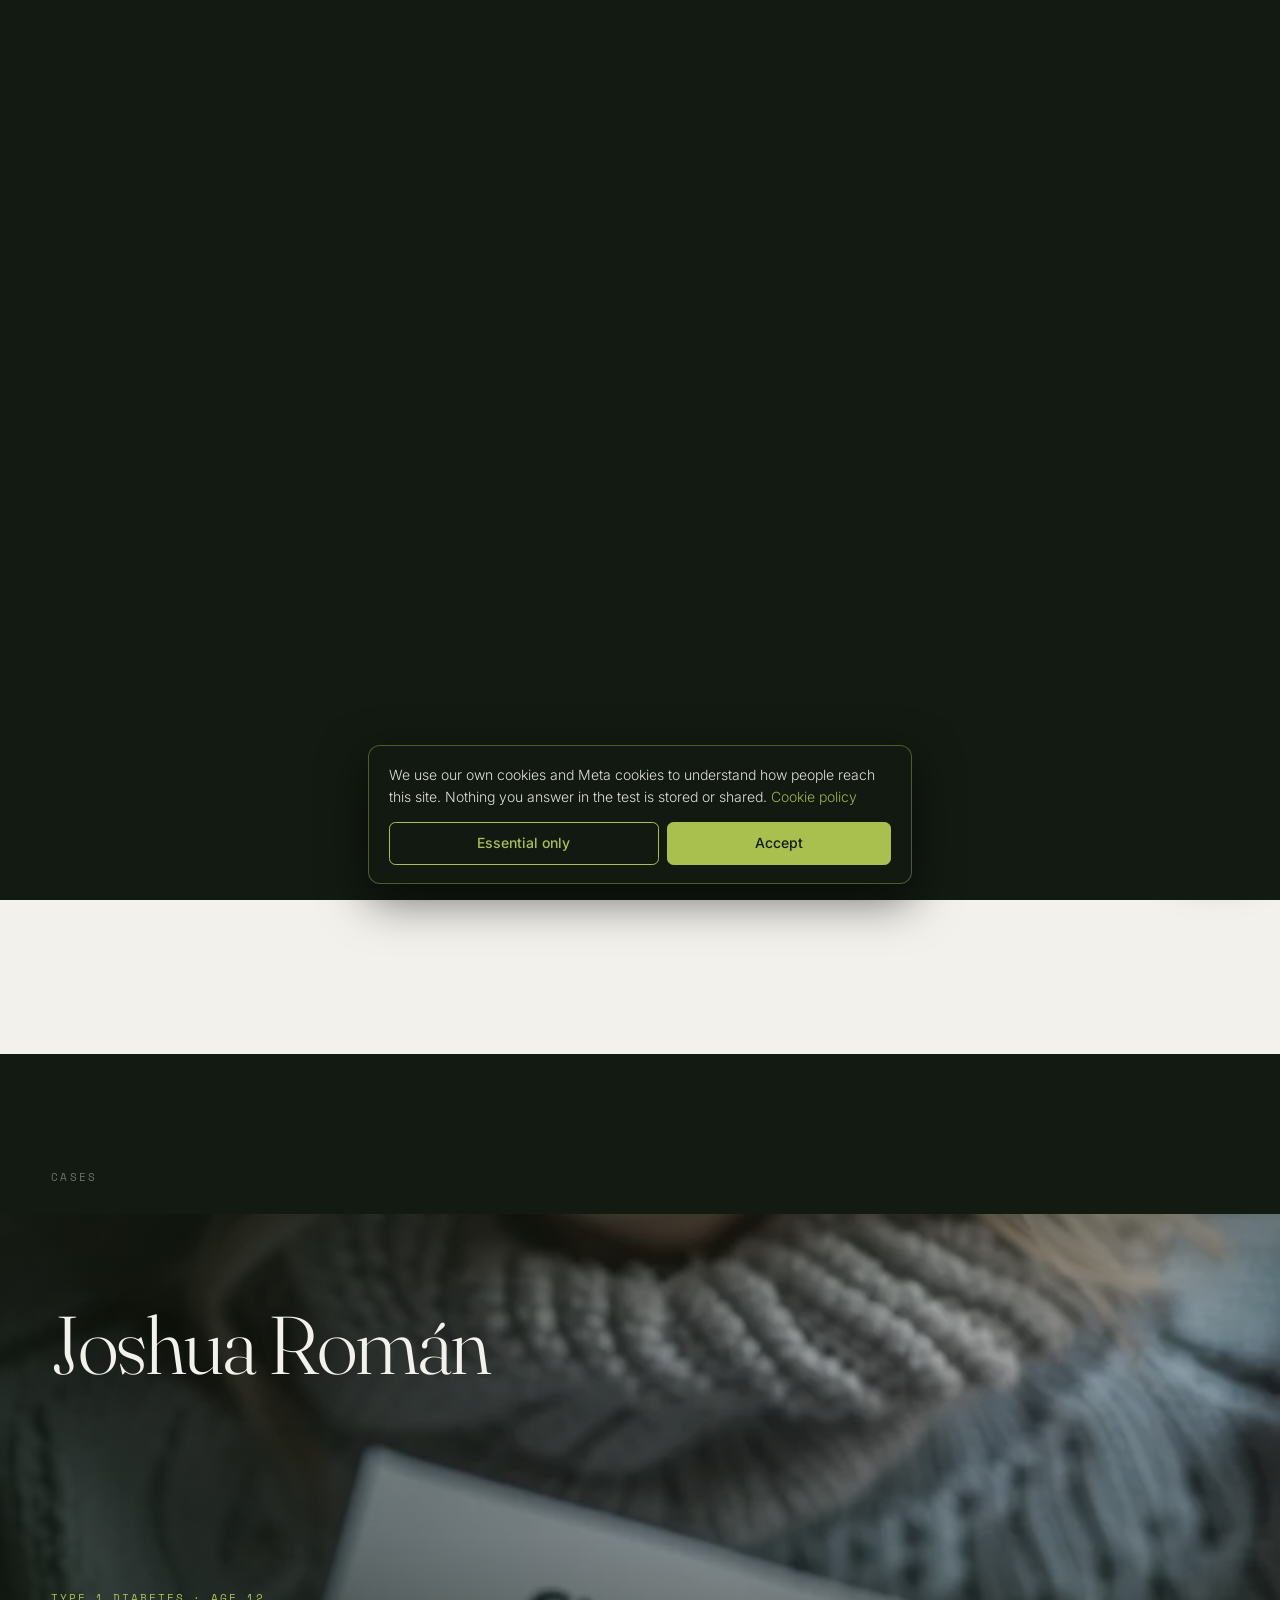
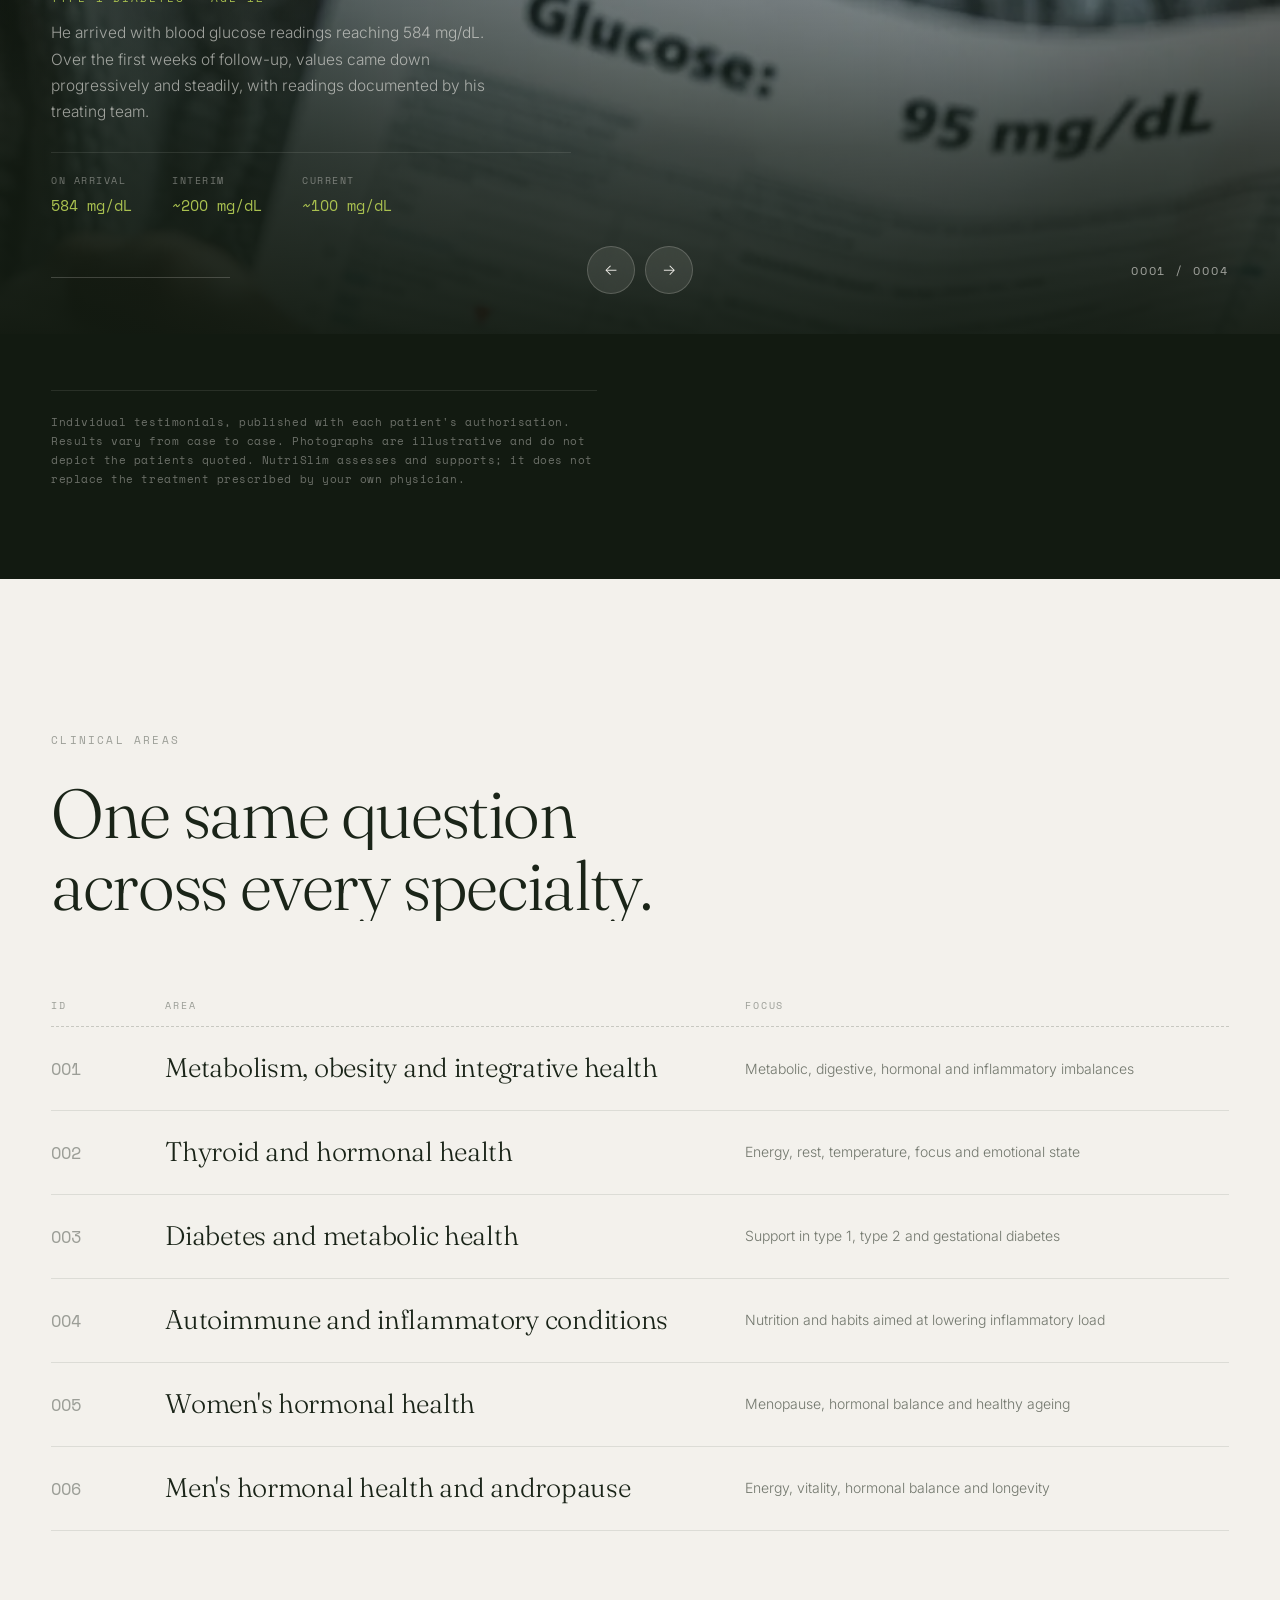
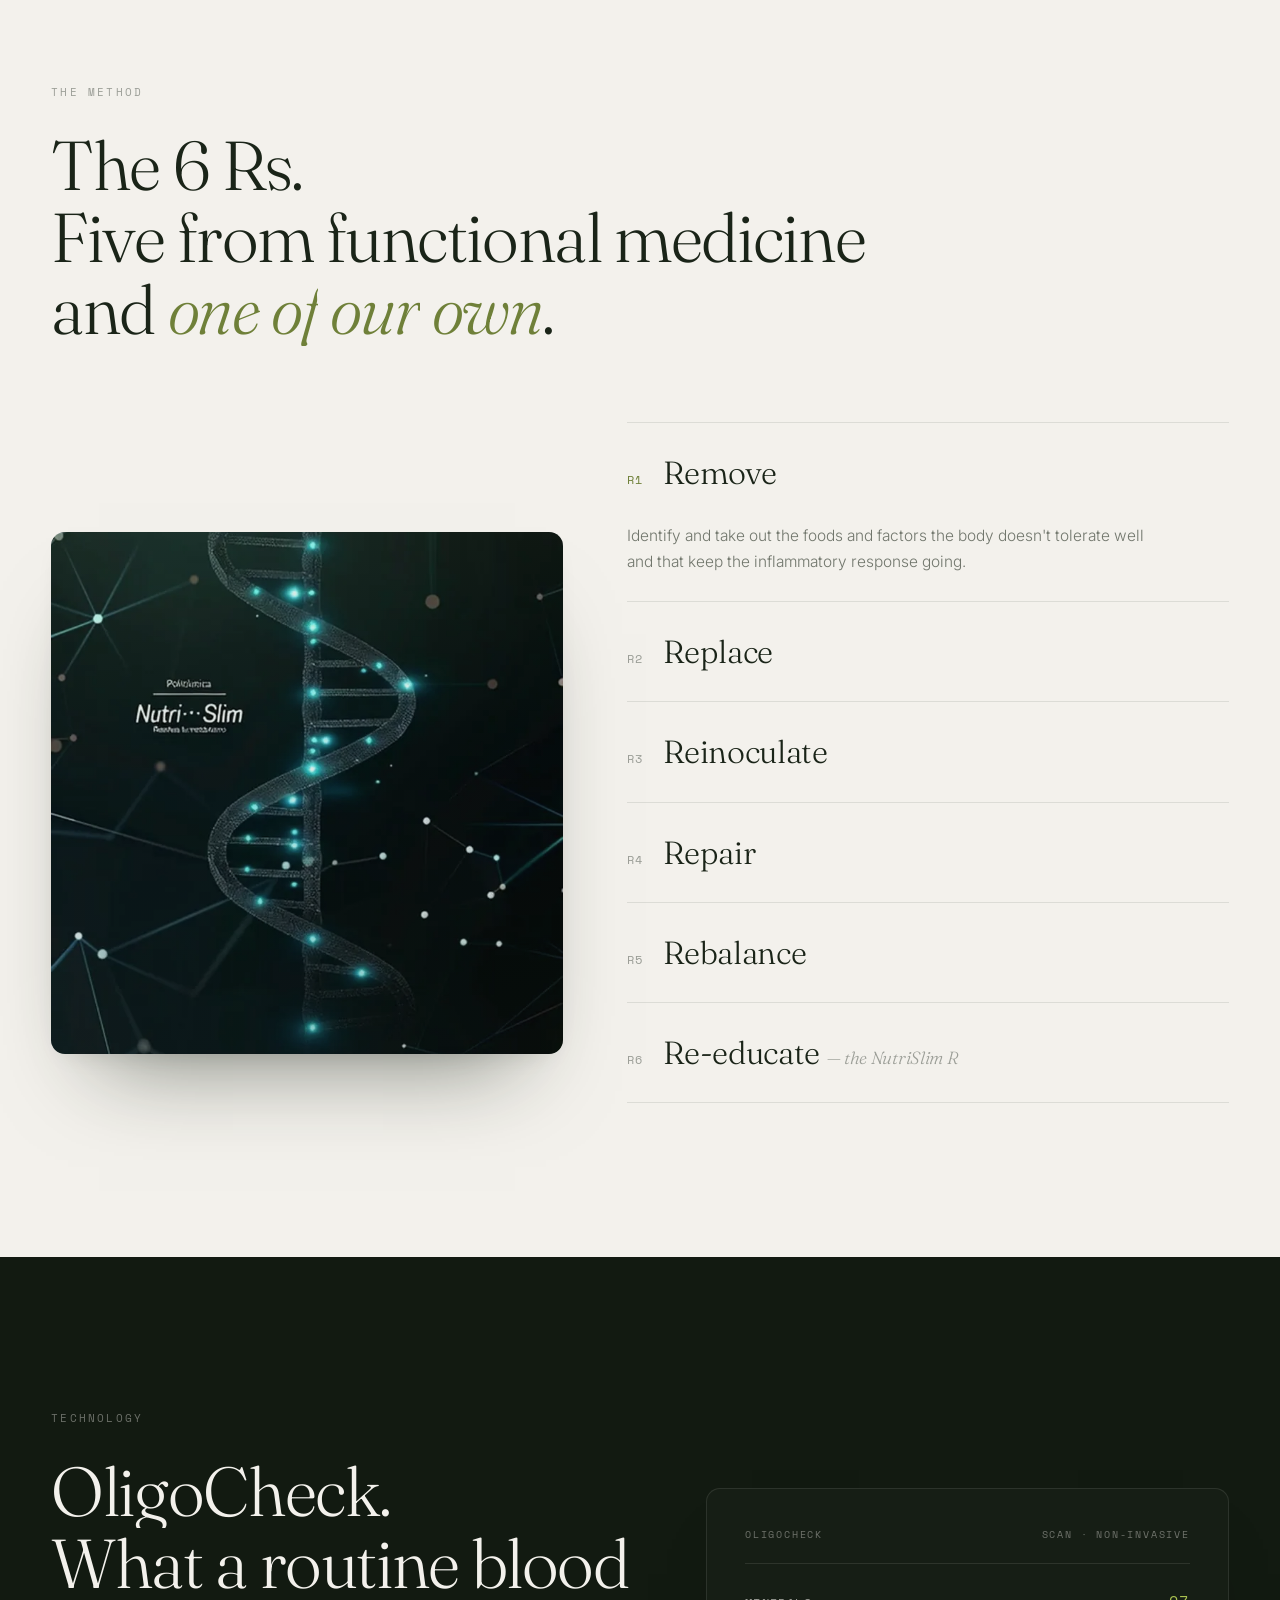
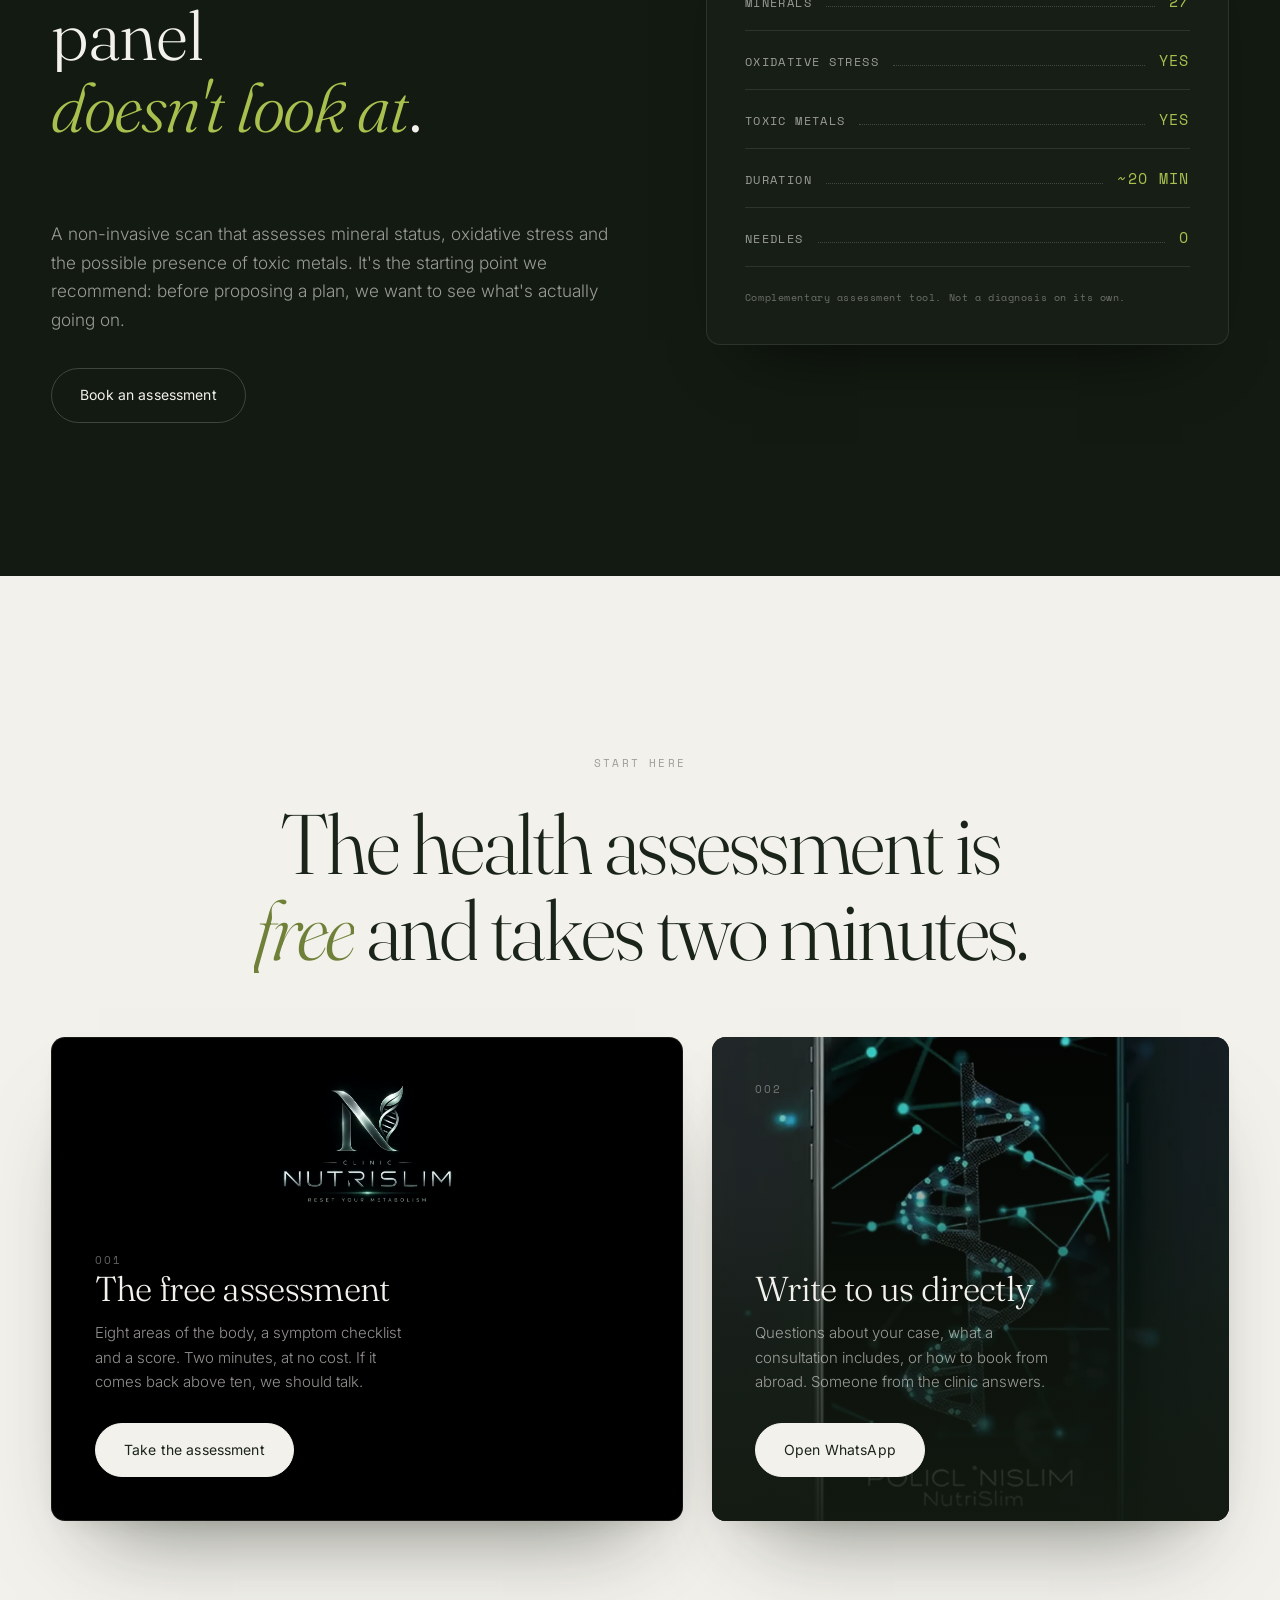
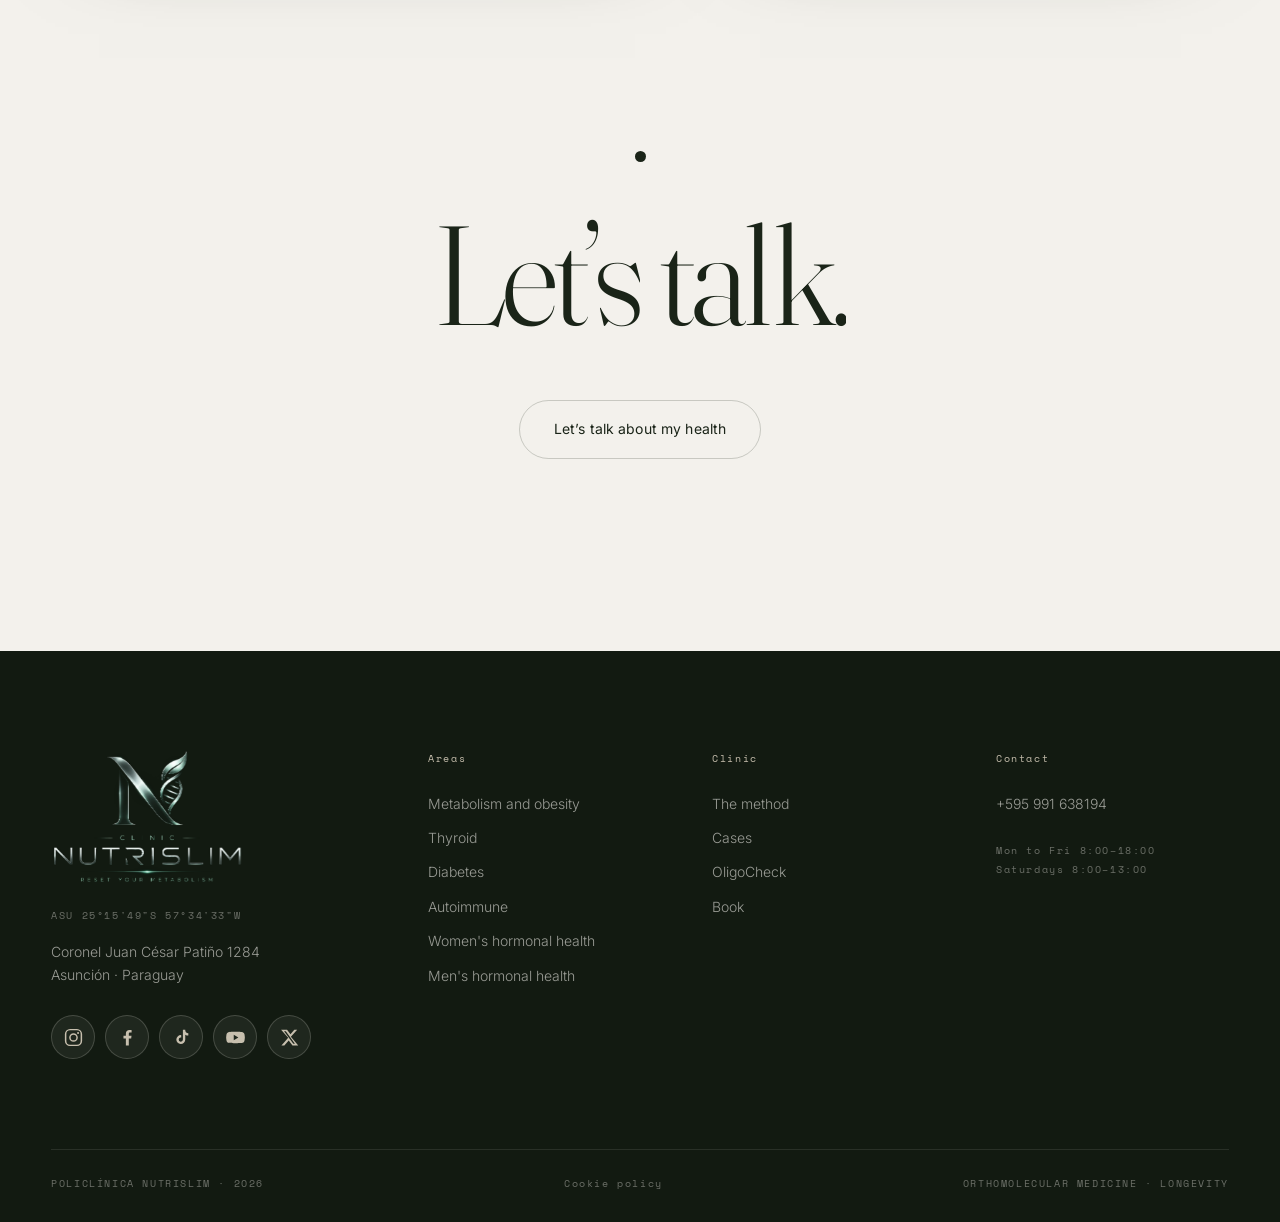
<file: index.html>
<!DOCTYPE html>
<html lang="en">
<head>
<meta charset="utf-8">
<meta name="viewport" content="width=device-width, initial-scale=1">
<title>NutriSlim — Functional medicine, metabolism and longevity</title>
<meta name="description" id="metaDesc" content="Functional medicine, metabolism and longevity science. We don't treat the symptom — we assess the cause. Clinic in Asunción, Paraguay.">
<meta name="theme-color" content="#121a11">
<link rel="canonical" href="https://policlinicanutrislim.com/">
<script>
/* Este sitio vive en policlinicanutrislim.com. Cualquier otra copia —la de
   GitHub Pages, que queda de portafolio— se marca noindex para que no le
   compita en Google. */
(function(){
  if (/(^|\.)policlinicanutrislim\.com$/.test(location.hostname)) return;
  var m = document.querySelector('meta[name="robots"]');
  if (!m) { m = document.createElement('meta'); m.name = 'robots'; document.head.appendChild(m); }
  m.content = 'noindex,nofollow';
})();
</script>

<link rel="icon" href="favicon.ico" sizes="any">
<link rel="icon" type="image/png" sizes="32x32" href="assets/icons/icon-32.png">
<link rel="apple-touch-icon" href="assets/icons/icon-180.png">
<link rel="manifest" href="site.webmanifest">

<meta property="og:type" content="website">
<meta property="og:title" content="NutriSlim — Functional medicine, metabolism and longevity">
<meta property="og:description" content="We don't treat the symptom. We assess the cause.">
<meta property="og:url" content="https://policlinicanutrislim.com/">

<link rel="alternate" hreflang="en" href="./">
<link rel="alternate" hreflang="es" href="./?lang=es">
<link rel="alternate" hreflang="pt" href="./?lang=pt">
<link rel="alternate" hreflang="fr" href="./?lang=fr">
<link rel="alternate" hreflang="it" href="./?lang=it">
<link rel="alternate" hreflang="de" href="./?lang=de">
<link rel="alternate" hreflang="ru" href="./?lang=ru">
<link rel="alternate" hreflang="zh-Hant" href="./?lang=zh-Hant">
<link rel="alternate" hreflang="ko" href="./?lang=ko">
<link rel="alternate" hreflang="x-default" href="./">

<link rel="preconnect" href="https://fonts.googleapis.com">
<link rel="preconnect" href="https://fonts.gstatic.com" crossorigin>
<link href="https://fonts.googleapis.com/css2?family=Fraunces:ital,opsz,wght@0,9..144,300..700;1,9..144,300..700&family=Inter:wght@300;400;500;600&family=Space+Mono:wght@400;700&display=swap" rel="stylesheet">
<!-- ?v= : subir el número al publicar cambios, para que nadie quede con la versión vieja en caché -->
<link rel="stylesheet" href="assets/css/style.css?v=70">
<link rel="stylesheet" href="assets/css/amy-widget.css?v=3">

<script type="application/ld+json">
{
  "@context": "https://schema.org",
  "@type": "MedicalClinic",
  "@id": "https://policlinicanutrislim.com/#clinica",
  "name": "Policlínica Nutrislim",
  "url": "https://policlinicanutrislim.com/",
  "logo": "https://policlinicanutrislim.com/assets/img/logo-full.webp",
  "image": "https://policlinicanutrislim.com/assets/img/logo-full.webp",
  "telephone": "+595991638194",
  "address": {
    "@type": "PostalAddress",
    "streetAddress": "Coronel Juan César Patiño 1284",
    "addressLocality": "Asunción",
    "postalCode": "001535",
    "addressCountry": "PY"
  },
  "sameAs": [
    "https://www.instagram.com/policlinicanutrislim/",
    "https://www.facebook.com/NutrislimSalud/"
  ]
}
</script>
</head>

<body>

<!-- ══════════════════════════════════════════ FLAGS (inline sprite)
     Dibujadas a mano en SVG: no piden nada a ningún servidor,
     no dependen de emojis del sistema y se ven igual en todos lados. -->
<svg class="flag-sprite" aria-hidden="true" focusable="false"><defs>

  <!-- iconos de redes, dibujados a mano: sin librerías ni pedidos externos -->
  <symbol id="ic-ig" viewBox="0 0 24 24">
    <rect x="3" y="3" width="18" height="18" rx="5" fill="none" stroke="currentColor" stroke-width="1.7"/>
    <circle cx="12" cy="12" r="4.1" fill="none" stroke="currentColor" stroke-width="1.7"/>
    <circle cx="17.2" cy="6.8" r="1.15" fill="currentColor"/>
  </symbol>
  <symbol id="ic-fb" viewBox="0 0 24 24">
    <path fill="currentColor" d="M13.5 21v-8h2.7l.4-3.1h-3.1V7.9c0-.9.25-1.5 1.55-1.5H16.7V3.6c-.3-.04-1.3-.13-2.46-.13-2.44 0-4.11 1.49-4.11 4.22V9.9H7.4V13h2.73v8Z"/>
  </symbol>
  <symbol id="ic-tt" viewBox="0 0 24 24">
    <path fill="currentColor" d="M16.3 3h-2.7v11.4a2.4 2.4 0 1 1-1.9-2.35V9.3a5.1 5.1 0 1 0 4.6 5.07V8.72a6.1 6.1 0 0 0 3.5 1.1V7.14A3.55 3.55 0 0 1 16.3 3Z"/>
  </symbol>
  <symbol id="ic-yt" viewBox="0 0 24 24">
    <path fill="currentColor" d="M22.2 8.1a2.9 2.9 0 0 0-2-2.06C18.4 5.55 12 5.55 12 5.55s-6.4 0-8.2.49a2.9 2.9 0 0 0-2 2.06A30.4 30.4 0 0 0 1.3 12a30.4 30.4 0 0 0 .5 3.9 2.9 2.9 0 0 0 2 2.06c1.8.49 8.2.49 8.2.49s6.4 0 8.2-.49a2.9 2.9 0 0 0 2-2.06 30.4 30.4 0 0 0 .5-3.9 30.4 30.4 0 0 0-.5-3.9ZM10 15.1V8.9l5.3 3.1Z"/>
  </symbol>
  <symbol id="ic-x" viewBox="0 0 24 24">
    <path fill="currentColor" d="M17.5 3h3.3l-7.2 8.24L22 21h-6.6l-4.32-5.65L6.1 21H2.8l7.7-8.8L2.4 3H9.2l3.9 5.16Zm-1.16 16.05h1.83L7.75 4.86H5.79Z"/>
  </symbol>

  <symbol id="fl-en" viewBox="0 0 24 16">
    <rect width="24" height="16" fill="#012169"/>
    <path d="M0 0L24 16M24 0L0 16" stroke="#fff" stroke-width="3.2"/>
    <path d="M0 0L24 16M24 0L0 16" stroke="#C8102E" stroke-width="1.5"/>
    <path d="M12 0v16M0 8h24" stroke="#fff" stroke-width="5"/>
    <path d="M12 0v16M0 8h24" stroke="#C8102E" stroke-width="2.8"/>
  </symbol>

  <symbol id="fl-es" viewBox="0 0 24 16">
    <rect width="24" height="16" fill="#AA151B"/>
    <rect y="4" width="24" height="8" fill="#F1BF00"/>
  </symbol>

  <symbol id="fl-pt" viewBox="0 0 24 16">
    <rect width="24" height="16" fill="#009B3A"/>
    <path d="M12 2.3L21.4 8 12 13.7 2.6 8Z" fill="#FEDF00"/>
    <circle cx="12" cy="8" r="3.3" fill="#002776"/>
  </symbol>

  <symbol id="fl-fr" viewBox="0 0 24 16">
    <rect width="24" height="16" fill="#fff"/>
    <rect width="8" height="16" fill="#002395"/>
    <rect x="16" width="8" height="16" fill="#ED2939"/>
  </symbol>

  <!-- Taiwán: sol de doce rayos sobre cantón azul -->
  <symbol id="fl-zh-Hant" viewBox="0 0 24 16">
    <rect width="24" height="16" fill="#FE0000"/>
    <rect width="12" height="8" fill="#000095"/>
    <path fill="#fff" d="M6 1.4 6.375 2.6 7.3 1.749 7.025 2.975 8.252 2.7 7.401 3.625 8.6 4 7.401 4.375 8.252 5.3 7.025 5.025 7.3 6.251 6.375 5.4 6 6.6 5.625 5.4 4.7 6.251 4.975 5.025 3.748 5.3 4.599 4.375 3.4 4 4.599 3.625 3.748 2.7 4.975 2.975 4.7 1.749 5.625 2.6Z"/>
    <circle cx="6" cy="4" r="1.45" fill="#000095"/>
    <circle cx="6" cy="4" r="1.15" fill="#fff"/>
  </symbol>

  <symbol id="fl-it" viewBox="0 0 24 16">
    <rect width="24" height="16" fill="#fff"/>
    <rect width="8" height="16" fill="#008C45"/>
    <rect x="16" width="8" height="16" fill="#CD212A"/>
  </symbol>

  <symbol id="fl-de" viewBox="0 0 24 16">
    <rect width="24" height="16" fill="#000"/>
    <rect y="5.33" width="24" height="5.34" fill="#DD0000"/>
    <rect y="10.67" width="24" height="5.33" fill="#FFCE00"/>
  </symbol>

  <symbol id="fl-ru" viewBox="0 0 24 16">
    <rect width="24" height="16" fill="#fff"/>
    <rect y="5.33" width="24" height="5.34" fill="#0039A6"/>
    <rect y="10.67" width="24" height="5.33" fill="#D52B1E"/>
  </symbol>

  <symbol id="fl-ko" viewBox="0 0 24 16">
    <rect width="24" height="16" fill="#fff"/>
    <path d="M8.8 8a3.2 3.2 0 0 1 6.4 0 1.6 1.6 0 0 0-3.2 0 1.6 1.6 0 0 1-3.2 0Z" fill="#CD2E3A"/>
    <path d="M15.2 8a3.2 3.2 0 0 1-6.4 0 1.6 1.6 0 0 1 3.2 0 1.6 1.6 0 0 0 3.2 0Z" fill="#0047A0"/>
    <g stroke="#000" stroke-width=".7" stroke-linecap="round">
      <path d="M1.8 4.4L4.4 1.8M2.5 5.1L5.1 2.5M3.2 5.8L5.8 3.2"/>
      <path d="M19.6 1.8L22.2 4.4M18.9 2.5L21.5 5.1M18.2 3.2L20.8 5.8"/>
      <path d="M1.8 11.6L4.4 14.2M2.5 10.9L5.1 13.5M3.2 10.2L5.8 12.8"/>
      <path d="M19.6 14.2L22.2 11.6M18.9 13.5L21.5 10.9M18.2 12.8L20.8 10.2"/>
    </g>
  </symbol>

</defs></svg>

<!-- ══════════════════════════════════════════ OPENING CURTAIN -->
<div class="loader" id="loader" aria-hidden="true">
  <div class="loader__inner">
    <div class="loader__mark">
      <img class="loader__logo" src="assets/img/logo-full.webp" alt="NutriSlim Clinic — Reset your metabolism" width="1073" height="731">
    </div>
    <div class="loader__meta">
      <span>POLICLÍNICA NUTRISLIM · 2O26</span>
      <span class="loader__count" id="loaderCount">OOO</span>
      <span>ASUNCIÓN · PARAGUAY</span>
    </div>
  </div>
</div>

<!-- ══════════════════════════════════════════ CURSOR -->
<div class="cursor" id="cursor" aria-hidden="true">
  <div class="cursor__dot"></div>
  <div class="cursor__label"></div>
</div>

<!-- ══════════════════════════════════════════ DOCK -->
<header class="dock" id="dock">
  <nav class="dock__inner" aria-label="Main navigation">
    <div class="dock__blur"></div>

    <a class="dock__brand" href="#top" aria-label="NutriSlim — home">
      <svg viewBox="0 0 40 64" fill="none" aria-hidden="true">
        <path d="M9 3c0 12 22 15 22 26S9 49 9 61" stroke="currentColor" stroke-width="2.2" stroke-linecap="round"/>
        <path d="M31 3c0 12-22 15-22 26s22 15 22 32" stroke="currentColor" stroke-width="2.2" stroke-linecap="round"/>
        <path d="M13 13h14M9 29h22M13 47h14" stroke="currentColor" stroke-width="1.6" stroke-linecap="round" opacity=".5"/>
      </svg>
    </a>

    <ul class="dock__menu" id="dockMenu">
      <div class="dock__mask" id="dockMask"></div>
      <li class="dock__item is-active"><a href="#areas"><span data-i18n="nav.areas">Areas</span> <i>6</i></a></li>
      <li class="dock__item"><a href="#metodo"><span data-i18n="nav.method">Method</span></a></li>
      <li class="dock__item"><a href="#casos"><span data-i18n="nav.cases">Cases</span> <i>4</i></a></li>
      <li class="dock__item"><a href="#tecnologia"><span data-i18n="nav.tech">Technology</span></a></li>
      <li class="dock__item"><a href="#contacto"><span data-i18n="nav.book">Book</span></a></li>
    </ul>

    <!-- Selector de paleta. Es una herramienta para que la Dra. Lilian elija;
         una vez decidido, se borra este bloque y listo. -->
    <div class="theme" id="theme">
      <button class="theme__toggle" id="themeToggle" aria-expanded="false" aria-haspopup="true" aria-label="Colour palette">
        <svg viewBox="0 0 24 24" aria-hidden="true">
          <circle cx="9" cy="9" r="5.4" fill="none" stroke="currentColor" stroke-width="1.6"/>
          <circle cx="15" cy="15" r="5.4" fill="none" stroke="currentColor" stroke-width="1.6"/>
        </svg>
      </button>
      <div class="theme__menu" id="themeMenu" role="menu">
        <button class="theme__opt is-on" data-theme="bosque" role="menuitem">
          <span class="sw"><i style="background:#f3f1ec"></i><i style="background:#1a2418"></i><i style="background:#6f8039"></i></span>BOSQUE
        </button>
        <button class="theme__opt" data-theme="salvia" role="menuitem">
          <span class="sw"><i style="background:#F9F8F6"></i><i style="background:#1E2229"></i><i style="background:#7A8B79"></i><i style="background:#C5A059"></i></span>SALVIA
        </button>
        <button class="theme__opt" data-theme="noche" role="menuitem">
          <span class="sw"><i style="background:#171A1F"></i><i style="background:#ECEAE5"></i><i style="background:#9AAC98"></i><i style="background:#C5A059"></i></span>NOCHE
        </button>
      </div>
    </div>

    <div class="lang" id="lang">
      <button class="lang__toggle" id="langToggle" aria-expanded="false" aria-haspopup="true" aria-label="Language">
        <svg class="flag" id="langFlag" aria-hidden="true"><use href="#fl-en"></use></svg>
        <span class="lang__code" id="langCode">EN</span>
        <svg class="lang__chev" viewBox="0 0 10 6" aria-hidden="true"><path d="M1 1l4 4 4-4" stroke="currentColor" stroke-width="1.2" fill="none" stroke-linecap="round"/></svg>
      </button>

      <div class="lang__menu" id="langMenu" role="menu">
        <button class="lang__opt is-on" data-lang="en" lang="en" role="menuitem"><svg class="flag" aria-hidden="true"><use href="#fl-en"></use></svg>English</button>
        <button class="lang__opt" data-lang="es" lang="es" role="menuitem"><svg class="flag" aria-hidden="true"><use href="#fl-es"></use></svg>Español</button>
        <button class="lang__opt" data-lang="pt" lang="pt" role="menuitem"><svg class="flag" aria-hidden="true"><use href="#fl-pt"></use></svg>Português</button>
        <button class="lang__opt" data-lang="fr" lang="fr" role="menuitem"><svg class="flag" aria-hidden="true"><use href="#fl-fr"></use></svg>Français</button>
        <button class="lang__opt" data-lang="it" lang="it" role="menuitem"><svg class="flag" aria-hidden="true"><use href="#fl-it"></use></svg>Italiano</button>
        <button class="lang__opt" data-lang="de" lang="de" role="menuitem"><svg class="flag" aria-hidden="true"><use href="#fl-de"></use></svg>Deutsch</button>
        <button class="lang__opt" data-lang="ru" lang="ru" role="menuitem"><svg class="flag" aria-hidden="true"><use href="#fl-ru"></use></svg>Русский</button>
        <button class="lang__opt" data-lang="zh-Hant" lang="zh-Hant" role="menuitem"><svg class="flag" aria-hidden="true"><use href="#fl-zh-Hant"></use></svg>繁體中文</button>
        <button class="lang__opt" data-lang="ko" lang="ko" role="menuitem"><svg class="flag" aria-hidden="true"><use href="#fl-ko"></use></svg>한국어</button>
      </div>
    </div>
  </nav>
</header>

<main id="top">

<!-- ══════════════════════════════════════════ HERO
     La foto ocupa la pantalla completa y se sostiene sola unos segundos.
     El texto entra después, encima. El tiempo se ajusta con HERO_HOLD
     en app.js (sección 4). -->
<section class="hero">
  <figure class="hero__bg media has-img"
          style="background-image:url('assets/img/mujerdeblanco.webp'); --pos:72% 26%"
          data-label="WIDE SHOT · CLINIC / DR. LILIAN" data-i18n-label="ph.hero"></figure>
  <div class="hero__scrim"></div>

  <div class="shell hero__content">
    <p class="eyebrow eyebrow--light reveal" data-hold="hero" data-delay="0" data-i18n="hero.eyebrow">Reset-Your-Metabolism</p>

    <h1 class="hero__title split" data-hold="hero" data-delay="1" data-i18n="hero.title">
      A <em>functional medicine</em> clinic that doesn't treat the symptom — it investigates <em>why</em> your body stopped working.
    </h1>

    <div class="hero__actions reveal" data-hold="hero" data-delay="6">
      <a class="btn btn--fill btn--pulse" href="test.html" data-cursor="Start" data-i18n-cursor="cur.start" data-i18n="hero.cta1">Take the free assessment</a>
      <a class="btn btn--light" href="#metodo" data-cursor="View" data-i18n-cursor="cur.view" data-i18n="hero.cta2">See the method</a>
    </div>

    <div class="hero__meta reveal" data-hold="hero" data-delay="7">
      <span data-i18n="hero.m1">ORTHOMOLECULAR MEDICINE</span>
      <span data-i18n="hero.m2">METABOLISM</span>
      <span data-i18n="hero.m3">LONGEVITY SCIENCE</span>
    </div>
  </div>

  <div class="hero__cue reveal" data-hold="hero" data-delay="9" aria-hidden="true">
    <span>SCROLL</span><i></i>
  </div>
</section>

<!-- ══════════════════════════════════════════ CASES -->
<section class="cases" id="casos">
  <div class="shell">
    <p class="eyebrow eyebrow--light reveal" data-i18n="cases.eyebrow">Cases</p>
  </div>

  <div class="cases__stage">
    <div class="cases__track" id="casesTrack">

      <article class="case">
        <figure class="case__media" style="background-image:url('assets/img/glucosa95.webp'); --pos:center 76%"></figure>
        <div class="case__scrim"></div>
        <div class="case__inner">
          <h2 class="case__title">Joshua Román</h2>
          <div class="case__block">
            <p class="case__tag" data-i18n="c1.tag">TYPE 1 DIABETES · AGE 12</p>
            <p class="case__text" data-i18n="c1.text">He arrived with blood glucose readings reaching 584&nbsp;mg/dL. Over the first weeks of follow-up, values came down progressively and steadily, with readings documented by his treating team.</p>
            <dl class="readout">
            <div><dt data-i18n="c1.k1">ON ARRIVAL</dt><dd>584 mg/dL</dd></div>
            <div><dt data-i18n="c1.k2">INTERIM</dt><dd>~2OO mg/dL</dd></div>
            <div><dt data-i18n="c1.k3">CURRENT</dt><dd>~1OO mg/dL</dd></div>
          </dl>
          </div>
        </div>
      </article>

      <article class="case">
        <figure class="case__media" style="background-image:url('assets/img/informemedico.webp'); --pos:center 42%"></figure>
        <div class="case__scrim"></div>
        <div class="case__inner">
          <h2 class="case__title">Carmen Ortellado</h2>
          <div class="case__block">
            <p class="case__tag" data-i18n="c2.tag">FERTILITY · AGE 29</p>
            <p class="case__text" data-i18n="c2.text">She came to the clinic as a last attempt at her dream of becoming a mother, after years of tests that gave her no answer. She began her treatment full of hope, and two months later she was pregnant.</p>
            <dl class="readout">
            <div><dt data-i18n="c2.k1">CONSULTATION</dt><dd data-i18n="c2.v1">FULL ASSESSMENT</dd></div>
            <div><dt data-i18n="c2.k2">TIME</dt><dd data-i18n="c2.v2">2 MONTHS</dd></div>
          </dl>
          </div>
        </div>
      </article>

      <article class="case">
        <figure class="case__media" style="background-image:url('assets/img/informemedico3.webp'); --pos:center 48%"></figure>
        <div class="case__scrim"></div>
        <div class="case__inner">
          <h2 class="case__title">Lourdes Ayala</h2>
          <div class="case__block">
            <p class="case__tag" data-i18n="c3.tag">DIGESTIVE SYMPTOMS</p>
            <p class="case__text" data-i18n="c3.text">«I feel so much better.» After identifying the foods her body reacted to and reordering the way she ate, she describes a sustained improvement in digestion, energy and rest.</p>
            <dl class="readout">
            <div><dt data-i18n="c3.k1">FOCUS</dt><dd data-i18n="c3.v1">FOOD SENSITIVITIES</dd></div>
          </dl>
          </div>
        </div>
      </article>

      <article class="case">
        <figure class="case__media" style="background-image:url('assets/img/glucemianormal.webp'); --pos:center 74%"></figure>
        <div class="case__scrim"></div>
        <div class="case__inner">
          <h2 class="case__title">Alexandra Frutos</h2>
          <div class="case__block">
            <p class="case__tag" data-i18n="c4.tag">HORMONAL HEALTH</p>
            <p class="case__text" data-i18n="c4.text">«Living calmly again»: her account after years of symptoms that no routine test could ever explain.</p>
            <dl class="readout">
            <div><dt data-i18n="c4.k1">FOCUS</dt><dd data-i18n="c4.v1">HORMONAL BALANCE</dd></div>
          </dl>
          </div>
        </div>
      </article>

    </div>

    <!-- controles fijos, encima del escenario -->
    <div class="cases__ui">
      <div class="cases__nav">
        <button class="round" id="casePrev" aria-label="Previous case" data-cursor="Previous" data-i18n-cursor="cur.prev">←</button>
        <button class="round" id="caseNext" aria-label="Next case" data-cursor="Next" data-i18n-cursor="cur.next">→</button>
      </div>
      <p class="counter"><span id="caseIndex">OOO1</span> / <span id="caseTotal">OOO4</span></p>
      <div class="cases__progress" id="caseBar" aria-hidden="true"><i></i></div>
    </div>
  </div>

  <div class="shell">
    <p class="disclaimer" data-i18n="cases.disclaimer">Individual testimonials, published with each patient's authorisation. Results vary from case to case. Photographs are illustrative and do not depict the patients quoted. NutriSlim assesses and supports; it does not replace the treatment prescribed by your own physician.</p>
  </div>
</section>

<!-- ══════════════════════════════════════════ AREAS -->
<section class="areas" id="areas">
  <div class="shell">
    <p class="eyebrow reveal" data-i18n="areas.eyebrow">Clinical areas</p>
    <h2 class="h2 split" data-i18n="areas.title">One same question<br>across every specialty.</h2>

    <div class="table" id="areasTable">
      <div class="table__head">
        <span>ID</span><span data-i18n="areas.th2">AREA</span><span data-i18n="areas.th3">FOCUS</span>
      </div>

      <a class="row" href="#contacto" data-img="assets/img/danzando.webp" data-cursor="View" data-i18n-cursor="cur.view">
        <span class="row__id">OO1</span>
        <span class="row__name" data-i18n="a1.n">Metabolism, obesity and integrative health</span>
        <span class="row__desc" data-i18n="a1.d">Metabolic, digestive, hormonal and inflammatory imbalances</span>
      </a>
      <a class="row" href="#contacto" data-img="assets/img/glucemianormal.webp" data-cursor="View" data-i18n-cursor="cur.view">
        <span class="row__id">OO2</span>
        <span class="row__name" data-i18n="a2.n">Thyroid and hormonal health</span>
        <span class="row__desc" data-i18n="a2.d">Energy, rest, temperature, focus and emotional state</span>
      </a>
      <a class="row" href="#contacto" data-img="assets/img/glucosanormal.webp" data-cursor="View" data-i18n-cursor="cur.view">
        <span class="row__id">OO3</span>
        <span class="row__name" data-i18n="a3.n">Diabetes and metabolic health</span>
        <span class="row__desc" data-i18n="a3.d">Support in type 1, type 2 and gestational diabetes</span>
      </a>
      <a class="row" href="#contacto" data-img="assets/img/informemedico2.webp" data-cursor="View" data-i18n-cursor="cur.view">
        <span class="row__id">OO4</span>
        <span class="row__name" data-i18n="a4.n">Autoimmune and inflammatory conditions</span>
        <span class="row__desc" data-i18n="a4.d">Nutrition and habits aimed at lowering inflammatory load</span>
      </a>
      <a class="row" href="#contacto" data-img="assets/img/meditandoverde.webp" data-cursor="View" data-i18n-cursor="cur.view">
        <span class="row__id">OO5</span>
        <span class="row__name" data-i18n="a5.n">Women's hormonal health</span>
        <span class="row__desc" data-i18n="a5.d">Menopause, hormonal balance and healthy ageing</span>
      </a>
      <a class="row" href="#contacto" data-img="assets/img/men.webp" data-cursor="View" data-i18n-cursor="cur.view">
        <span class="row__id">OO6</span>
        <span class="row__name" data-i18n="a6.n">Men's hormonal health and andropause</span>
        <span class="row__desc" data-i18n="a6.d">Energy, vitality, hormonal balance and longevity</span>
      </a>
    </div>
  </div>

  <figure class="table__preview media" id="tablePreview" data-label="PHOTO"></figure>
</section>

<!-- ══════════════════════════════════════════ METHOD -->
<section class="method" id="metodo">
  <div class="shell">
    <p class="eyebrow reveal" data-i18n="method.eyebrow">The method</p>
    <h2 class="h2 split" data-i18n="method.title">The 6 Rs.<br>Five from functional medicine<br>and <em>one of our own</em>.</h2>
  </div>

  <div class="shell method__grid">
    <figure class="method__media media--video">
      <video src="assets/video/nutrislim.mp4"
             poster="assets/video/nutrislim-poster.webp"
             autoplay muted loop playsinline preload="metadata"
             aria-label="NutriSlim"></video>
    </figure>

    <ol class="steps" id="steps">
      <li class="step is-open">
        <button class="step__head" data-cursor="Open" data-i18n-cursor="cur.open">
          <span class="step__n">R1</span><span class="step__name" data-i18n="r1.n">Remove</span>
        </button>
        <div class="step__body"><p data-i18n="r1.t">Identify and take out the foods and factors the body doesn't tolerate well and that keep the inflammatory response going.</p></div>
      </li>
      <li class="step">
        <button class="step__head" data-cursor="Open" data-i18n-cursor="cur.open">
          <span class="step__n">R2</span><span class="step__name" data-i18n="r2.n">Replace</span>
        </button>
        <div class="step__body"><p data-i18n="r2.t">Restore what is missing so digestion and nutrient absorption can work again.</p></div>
      </li>
      <li class="step">
        <button class="step__head" data-cursor="Open" data-i18n-cursor="cur.open">
          <span class="step__n">R3</span><span class="step__name" data-i18n="r3.n">Reinoculate</span>
        </button>
        <div class="step__body"><p data-i18n="r3.t">Rebuild the gut flora, where close to 70&nbsp;% of the immune system lives.</p></div>
      </li>
      <li class="step">
        <button class="step__head" data-cursor="Open" data-i18n-cursor="cur.open">
          <span class="step__n">R4</span><span class="step__name" data-i18n="r4.n">Repair</span>
        </button>
        <div class="step__body"><p data-i18n="r4.t">Support the recovery of the intestinal lining with the same nutrients the body itself uses.</p></div>
      </li>
      <li class="step">
        <button class="step__head" data-cursor="Open" data-i18n-cursor="cur.open">
          <span class="step__n">R5</span><span class="step__name" data-i18n="r5.n">Rebalance</span>
        </button>
        <div class="step__body"><p data-i18n="r5.t">Put rest, stress and daily habits back in order: the autonomic nervous system governs metabolism around the clock.</p></div>
      </li>
      <li class="step step--own">
        <button class="step__head" data-cursor="Open" data-i18n-cursor="cur.open">
          <span class="step__n">R6</span><span class="step__name" data-i18n="r6.n">Re-educate <em>— the NutriSlim R</em></span>
        </button>
        <div class="step__body"><p data-i18n="r6.t">So the patient understands their own body and can sustain it without depending on us. Not medication: education.</p></div>
      </li>
    </ol>
  </div>
</section>

<!-- ══════════════════════════════════════════ TECHNOLOGY -->
<section class="tech" id="tecnologia">
  <div class="shell tech__grid">
    <div class="tech__text">
      <p class="eyebrow eyebrow--light reveal" data-i18n="tech.eyebrow">Technology</p>
      <h2 class="h2 h2--light split" data-i18n="tech.title">OligoCheck.<br>What a routine blood panel<br><em>doesn't look at</em>.</h2>
      <p class="lead reveal" data-i18n="tech.lead">A non-invasive scan that assesses mineral status, oxidative stress and the possible presence of toxic metals. It's the starting point we recommend: before proposing a plan, we want to see what's actually going on.</p>
      <a class="btn btn--light" href="#contacto" data-cursor="Book" data-i18n-cursor="cur.book" data-i18n="tech.cta">Book an assessment</a>
    </div>

    <div class="tech__panel">
      <div class="panel__head"><span>OLIGOCHECK</span><span data-i18n="tech.h2">SCAN · NON-INVASIVE</span></div>
      <ul class="panel__list">
        <li><span data-i18n="tech.p1">MINERALS</span><i></i><b>27</b></li>
        <li><span data-i18n="tech.p2">OXIDATIVE STRESS</span><i></i><b data-i18n="tech.yes1">YES</b></li>
        <li><span data-i18n="tech.p3">TOXIC METALS</span><i></i><b data-i18n="tech.yes2">YES</b></li>
        <li><span data-i18n="tech.p4">DURATION</span><i></i><b data-i18n="tech.dur">~2O MIN</b></li>
        <li><span data-i18n="tech.p5">NEEDLES</span><i></i><b>O</b></li>
      </ul>
      <p class="panel__foot" data-i18n="tech.foot">Complementary assessment tool. Not a diagnosis on its own.</p>
    </div>
  </div>
</section>

<!-- ══════════════════════════════════════════ PREFOOTER -->
<section class="cta" id="contacto">
  <div class="shell">
    <p class="eyebrow reveal" data-i18n="cta.eyebrow">Start here</p>
    <h2 class="cta__title split" data-i18n="cta.title">The health assessment is <em>free</em> and takes two minutes.</h2>
    <div class="paths">

      <article class="path path--dark path--logo reveal">
        <video class="path__video" src="assets/video/logo_animado.mp4"
               poster="assets/video/logo_animado-poster.webp"
               autoplay muted loop playsinline preload="none" aria-hidden="true"></video>
        <div class="path__scrim"></div>
        <div class="path__body">
          <p class="path__n">OO1</p>
          <h3 class="path__t" data-i18n="p1.t">The free assessment</h3>
          <p class="path__d" data-i18n="p1.d">Eight areas of the body, a symptom checklist and a score. Two minutes, at no cost. If it comes back above ten, we should talk.</p>
          <a class="btn btn--fill btn--pulse" href="test.html" data-cursor="Start" data-i18n-cursor="cur.start" data-i18n="p1.b">Take the assessment</a>
        </div>
      </article>

      <article class="path path--dark path--wa reveal" data-delay="1">
        <video class="path__video" src="assets/video/video_contacto.mp4"
               poster="assets/video/video_contacto-poster.webp"
               autoplay muted loop playsinline preload="none" aria-hidden="true"></video>
        <div class="path__scrim"></div>
        <div class="path__body">
          <p class="path__n">OO2</p>
          <h3 class="path__t" data-i18n="p2.t">Write to us directly</h3>
          <p class="path__d" data-i18n="p2.d">Questions about your case, what a consultation includes, or how to book from abroad. Someone from the clinic answers.</p>
          <a class="btn btn--fill" href="https://wa.me/595991638194" target="_blank" rel="noopener" data-cursor="WhatsApp" data-i18n="p2.b">Open WhatsApp</a>
        </div>
      </article>

    </div>
  </div>
</section>

<!-- ══════════════════════════════════════════ CIERRE
     Un solo gesto, mucho aire y nada más. Después de una página larga
     el visitante no necesita otro argumento: necesita saber que del
     otro lado hay alguien. El punto marca el eje antes de que entre el
     titular, igual que en la web que nos inspiró.
     ─────────────────────────────────────────────────────────────── -->
<section class="talk">
  <div class="shell">
    <span class="talk__dot reveal" aria-hidden="true"></span>
    <h2 class="talk__title split" data-i18n="talk.title">Let&rsquo;s talk.</h2>
    <a class="btn talk__btn reveal" data-delay="1"
       href="https://wa.me/595991638194" target="_blank" rel="noopener"
       data-cursor="Talk" data-i18n-cursor="cur.talk" data-i18n="talk.b">Let&rsquo;s talk about my health</a>
  </div>
</section>

</main>

<!-- ══════════════════════════════════════════ FOOTER -->
<footer class="foot">
  <div class="shell">
    <div class="foot__grid">
      <div class="foot__col foot__col--brand">
        <img class="foot__logo" src="assets/img/logo-full.webp" alt="NutriSlim Clinic — Reset your metabolism" width="1073" height="731">
        <p class="foot__coord">ASU 25°15'49"S 57°34'33"W</p>
        <p class="foot__addr">Coronel Juan César Patiño 1284<br>Asunción · Paraguay</p>

        <!-- ⚠ Sólo Instagram y Facebook están confirmados. Las otras tres
             esperan las direcciones reales de la clínica. -->
        <ul class="social" aria-label="Social">
          <li><a href="https://www.instagram.com/policlinicanutrislim/" target="_blank" rel="noopener" aria-label="Instagram" data-cursor="Instagram"><svg viewBox="0 0 24 24" aria-hidden="true"><use href="#ic-ig"></use></svg></a></li>
          <li><a href="https://www.facebook.com/NutrislimConsultorio" target="_blank" rel="noopener" aria-label="Facebook" data-cursor="Facebook"><svg viewBox="0 0 24 24" aria-hidden="true"><use href="#ic-fb"></use></svg></a></li>
          <li><a href="#" aria-label="TikTok" data-cursor="TikTok"><svg viewBox="0 0 24 24" aria-hidden="true"><use href="#ic-tt"></use></svg></a></li>
          <li><a href="#" aria-label="YouTube" data-cursor="YouTube"><svg viewBox="0 0 24 24" aria-hidden="true"><use href="#ic-yt"></use></svg></a></li>
          <li><a href="#" aria-label="X" data-cursor="X"><svg viewBox="0 0 24 24" aria-hidden="true"><use href="#ic-x"></use></svg></a></li>
        </ul>
      </div>

      <div class="foot__col">
        <p class="foot__h" data-i18n="foot.h1">Areas</p>
        <a href="#areas" data-i18n="foot.a1">Metabolism and obesity</a>
        <a href="#areas" data-i18n="foot.a2">Thyroid</a>
        <a href="#areas" data-i18n="foot.a3">Diabetes</a>
        <a href="#areas" data-i18n="foot.a4">Autoimmune</a>
        <a href="#areas" data-i18n="foot.a5">Women's hormonal health</a>
        <a href="#areas" data-i18n="foot.a6">Men's hormonal health</a>
      </div>

      <div class="foot__col">
        <p class="foot__h" data-i18n="foot.h2">Clinic</p>
        <a href="#metodo" data-i18n="foot.c1">The method</a>
        <a href="#casos" data-i18n="foot.c2">Cases</a>
        <a href="#tecnologia">OligoCheck</a>
        <a href="#contacto" data-i18n="foot.c4">Book</a>
      </div>

      <div class="foot__col">
        <p class="foot__h" data-i18n="foot.h3">Contact</p>
        <a href="https://wa.me/595991638194" target="_blank" rel="noopener" data-cursor="WhatsApp">+595 991 638194</a>
        <p class="foot__hours" data-i18n="foot.hours">Mon to Fri 8:OO–18:OO<br>Saturdays 8:OO–13:OO</p>
      </div>
    </div>

    <div class="foot__bar">
      <span>POLICLÍNICA NUTRISLIM · <span id="year">2O26</span></span>
      <a href="cookies.html" data-i18n="foot.cookies">Cookie policy</a>
      <span data-i18n="foot.bar">ORTHOMOLECULAR MEDICINE · LONGEVITY</span>
    </div>
  </div>
</footer>

<script src="assets/js/i18n.js?v=70"></script>
<script src="assets/js/consent.js?v=71"></script>
<script src="assets/js/app.js?v=70"></script>

<!-- Chat de Amy — habla directo con amy-agent, no pasa por WhatsApp/Meta -->
<script>
  window.AMY_CONFIG = {
    apiBase: "https://mary-agent-vrba.onrender.com",
    cliente: "nutrislim"
  };
</script>
<script src="assets/js/amy-widget.js?v=3" defer></script>
</body>
</html>
</file>
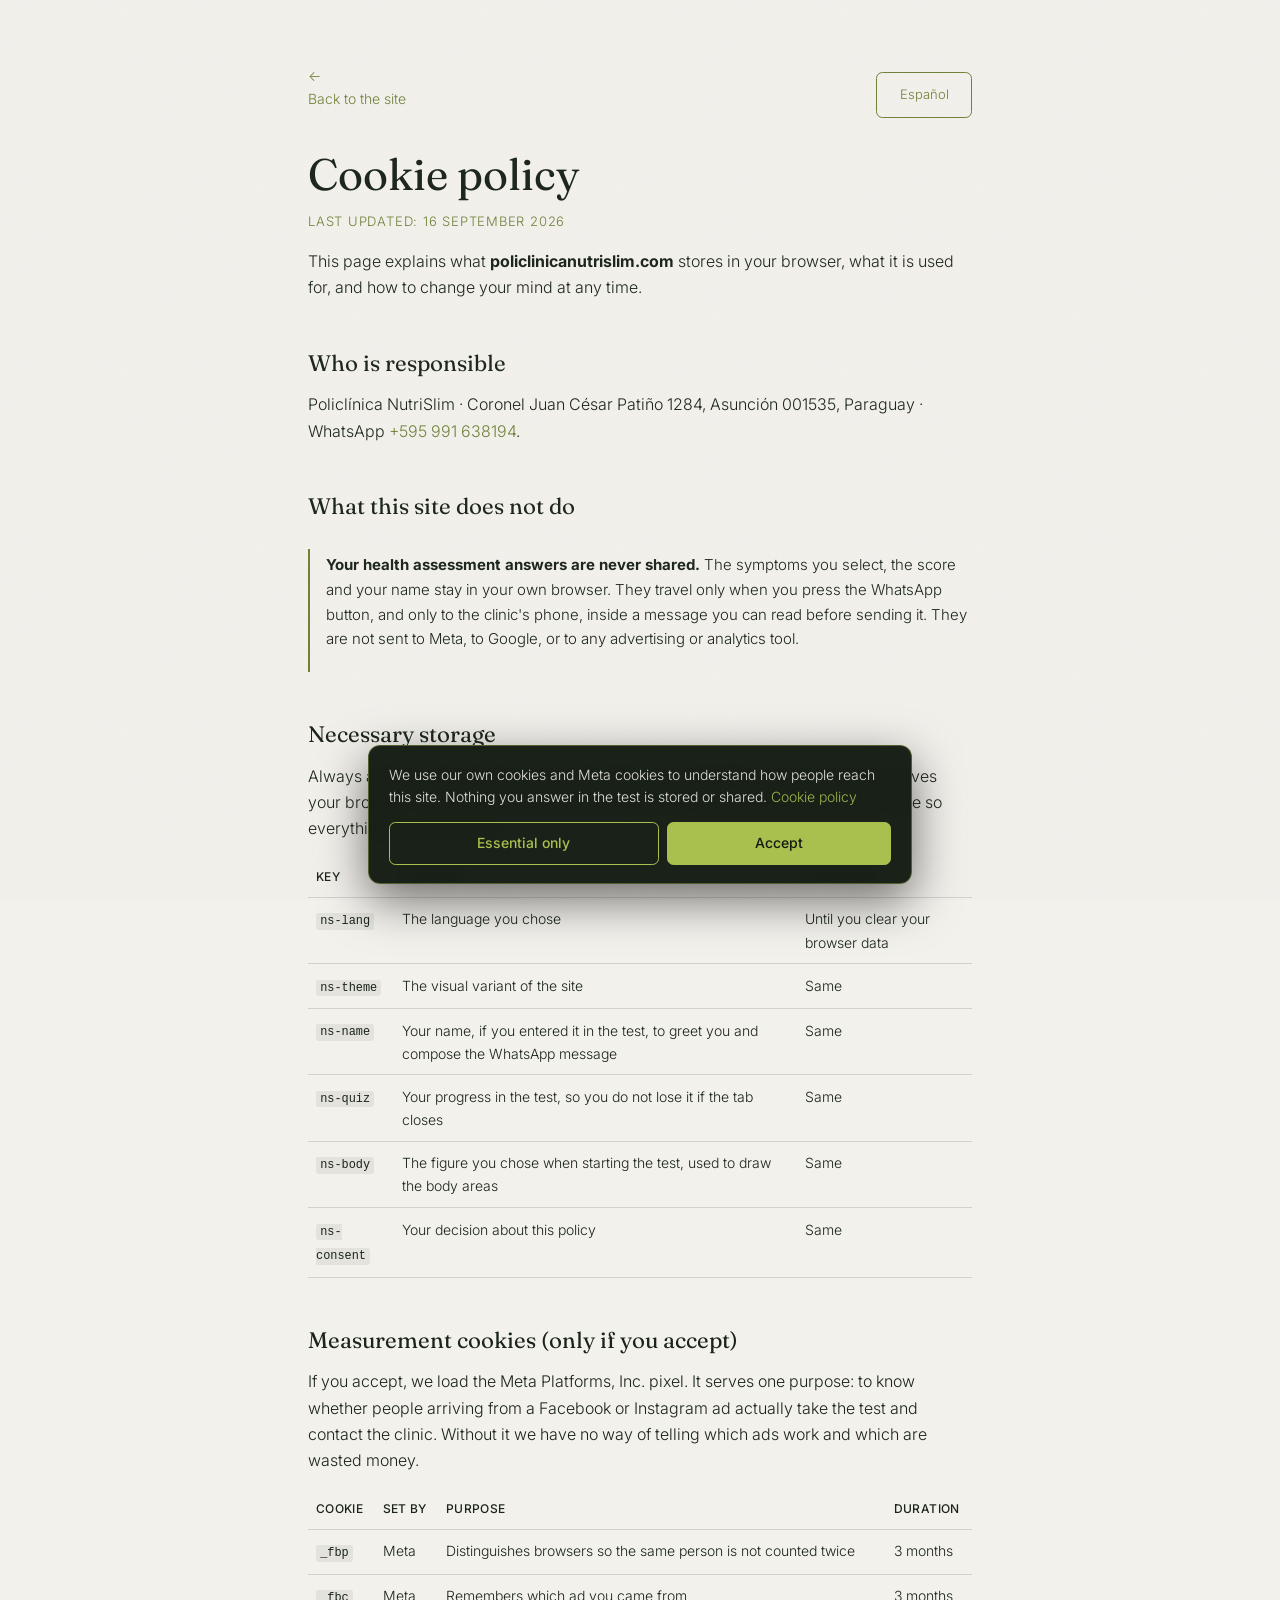
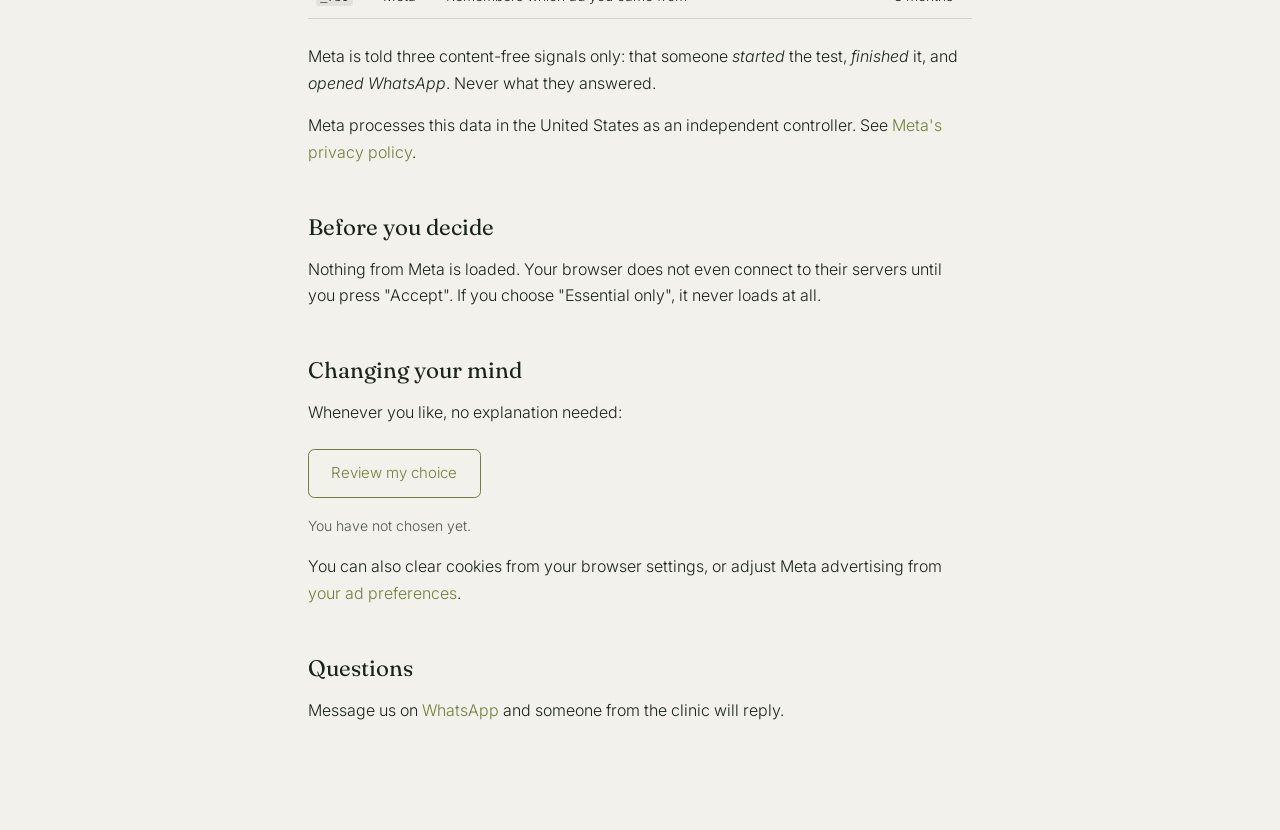
<file: cookies.html>
<!DOCTYPE html>
<html lang="es">
<head>
<meta charset="utf-8">
<meta name="viewport" content="width=device-width, initial-scale=1">
<title>Política de cookies — NutriSlim</title>
<meta name="description" content="Qué cookies y qué almacenamiento usa policlinicanutrislim.com, para qué, y cómo cambiar tu decisión en cualquier momento.">
<meta name="theme-color" content="#121a11">
<meta name="robots" content="index,follow">
<link rel="canonical" href="https://policlinicanutrislim.com/cookies.html">
<script>
/* Misma regla que el resto del sitio: cualquier copia fuera del
   dominio de la clínica se marca noindex. */
(function(){
  if (/(^|\.)policlinicanutrislim\.com$/.test(location.hostname)) return;
  var m = document.querySelector('meta[name="robots"]');
  if (!m) { m = document.createElement('meta'); m.name = 'robots'; document.head.appendChild(m); }
  m.content = 'noindex,nofollow';
})();
</script>

<link rel="icon" href="favicon.ico" sizes="any">
<link rel="icon" type="image/png" sizes="32x32" href="assets/icons/icon-32.png">
<link rel="apple-touch-icon" href="assets/icons/icon-180.png">
<link rel="manifest" href="site.webmanifest">

<link rel="preconnect" href="https://fonts.googleapis.com">
<link rel="preconnect" href="https://fonts.gstatic.com" crossorigin>
<link href="https://fonts.googleapis.com/css2?family=Fraunces:ital,opsz,wght@0,9..144,300..700;1,9..144,300..700&family=Inter:wght@300;400;500;600&display=swap" rel="stylesheet">
<link rel="stylesheet" href="assets/css/style.css?v=70">

<style>
  /* Una página de texto y nada más. Hereda los colores del tema
     para que no se sienta pegada de otro sitio, pero no depende
     de app.js ni del resto de los componentes. */
  .lg{max-width:44rem;margin-inline:auto;padding:4rem 1.25rem 6rem;
      font-family:Inter,system-ui,sans-serif;color:var(--dark,#1a2418);
      font-size:1rem;line-height:1.65}
  .lg__back{display:inline-block;margin-bottom:2.5rem;font-size:.875rem;
            color:var(--olive,#6f8039)}
  .lg h1{font-family:Fraunces,Georgia,serif;font-weight:400;
         font-size:clamp(2rem,5vw,2.75rem);line-height:1.1;margin:0 0 .75rem}
  .lg h2{font-family:Fraunces,Georgia,serif;font-weight:400;
         font-size:1.4rem;margin:2.75rem 0 .6rem}
  .lg__date{font-size:.8125rem;letter-spacing:.06em;text-transform:uppercase;
            color:var(--olive,#6f8039);margin:0 0 2.5rem}
  .lg p{margin:0 0 1rem}
  .lg ul{margin:0 0 1rem;padding-left:1.1rem}
  .lg li{margin-bottom:.5rem}
  .lg a{color:var(--olive,#6f8039);text-underline-offset:.2em}
  .lg table{width:100%;border-collapse:collapse;margin:1rem 0 1.5rem;font-size:.875rem}
  .lg th,.lg td{text-align:left;padding:.6rem .5rem;
                border-bottom:1px solid rgba(var(--ink-rgb,26,36,24),.15);
                vertical-align:top}
  .lg th{font-weight:500;letter-spacing:.03em;text-transform:uppercase;font-size:.75rem}
  .lg code{font-family:ui-monospace,monospace;font-size:.85em;
           background:rgba(var(--ink-rgb,26,36,24),.07);padding:.1em .35em;border-radius:.2em}
  .lg__note{border-left:2px solid var(--olive,#6f8039);padding:.25rem 0 .25rem 1rem;
            margin:1.5rem 0;font-size:.9375rem}
  .lg__btn{display:inline-block;margin:.5rem 0 1rem;padding:.7rem 1.4rem;
           border:1px solid var(--olive,#6f8039);border-radius:.4rem;
           background:transparent;color:var(--olive,#6f8039);
           font:inherit;font-size:.9375rem;cursor:pointer}
  .lg__btn:hover{background:var(--olive,#6f8039);color:var(--light,#f3f1ec)}
  .lg__switch{float:right;font-size:.8125rem}
  [data-ck]{display:none}
  [data-ck].is-on{display:block}
  .lg__status{font-size:.875rem;margin:.25rem 0 0;opacity:.75}
</style>
</head>

<body>
<main class="lg">

  <a class="lg__back" href="index.html">← <span data-ck="es" class="is-on">Volver al sitio</span><span data-ck="en">Back to the site</span></a>
  <button class="lg__switch lg__btn" id="ckLang" type="button">English</button>

  <!-- ════════════════════════════════════════════════ ESPAÑOL -->
  <div data-ck="es" class="is-on">
    <h1>Política de cookies</h1>
    <p class="lg__date">Última actualización: 16 de septiembre de 2026</p>

    <p>Esta página explica qué guarda <strong>policlinicanutrislim.com</strong> en tu
    navegador, para qué lo usa y cómo cambiar tu decisión cuando quieras.</p>

    <h2>Quién es responsable</h2>
    <p>Policlínica NutriSlim · Coronel Juan César Patiño 1284, Asunción 001535,
    Paraguay · WhatsApp <a href="https://wa.me/595991638194" target="_blank" rel="noopener">+595 991 638194</a>.</p>

    <h2>Lo que este sitio no hace</h2>
    <div class="lg__note">
      <p><strong>Las respuestas del test de salud no se comparten con nadie.</strong>
      Los síntomas que marcás, el puntaje y tu nombre se quedan en tu propio
      navegador. Sólo viajan cuando vos apretás el botón de WhatsApp, y van
      únicamente al teléfono de la clínica, dentro del mensaje que podés leer
      antes de enviarlo. No se mandan a Meta, ni a Google, ni a ninguna
      herramienta de publicidad o de estadística.</p>
    </div>

    <h2>Almacenamiento necesario</h2>
    <p>Funciona siempre, porque sin esto el sitio no anda. No identifica a nadie
    y no sale de tu navegador. Técnicamente no son cookies sino
    <em>almacenamiento local</em>, pero lo contamos acá para que esté todo junto.</p>
    <table>
      <thead><tr><th>Clave</th><th>Para qué</th><th>Cuánto dura</th></tr></thead>
      <tbody>
        <tr><td><code>ns-lang</code></td><td>El idioma que elegiste</td><td>Hasta que borres los datos del navegador</td></tr>
        <tr><td><code>ns-theme</code></td><td>La variante visual del sitio</td><td>Ídem</td></tr>
        <tr><td><code>ns-name</code></td><td>Tu nombre, si lo escribiste en el test, para saludarte y armar el mensaje de WhatsApp</td><td>Ídem</td></tr>
        <tr><td><code>ns-quiz</code></td><td>Tu avance en el test, para que no lo pierdas si se cierra la pestaña</td><td>Ídem</td></tr>
        <tr><td><code>ns-body</code></td><td>La figura que elegiste al empezar el test, para dibujar las áreas del cuerpo</td><td>Ídem</td></tr>
        <tr><td><code>ns-consent</code></td><td>Tu decisión sobre esta misma política</td><td>Ídem</td></tr>
      </tbody>
    </table>

    <h2>Cookies de medición (sólo si aceptás)</h2>
    <p>Si aceptás, cargamos el píxel de Meta Platforms, Inc. Sirve para una sola
    cosa: saber si la gente que llega desde un anuncio de Facebook o Instagram
    efectivamente hace el test y escribe a la clínica. Sin eso no tenemos manera
    de saber qué anuncio sirve y cuál es plata tirada.</p>
    <table>
      <thead><tr><th>Cookie</th><th>Quién la pone</th><th>Para qué</th><th>Cuánto dura</th></tr></thead>
      <tbody>
        <tr><td><code>_fbp</code></td><td>Meta</td><td>Distinguir navegadores para no contar dos veces a la misma persona</td><td>3 meses</td></tr>
        <tr><td><code>_fbc</code></td><td>Meta</td><td>Recordar desde qué anuncio llegaste</td><td>3 meses</td></tr>
      </tbody>
    </table>
    <p>Lo único que se le informa a Meta son tres señales sin contenido:
    que alguien <em>empezó</em> el test, que lo <em>terminó</em>, y que
    <em>abrió WhatsApp</em>. Nunca qué respondió.</p>
    <p>Meta procesa esos datos en Estados Unidos y actúa como responsable
    independiente. Su información está en
    <a href="https://www.facebook.com/privacy/policy/" target="_blank" rel="noopener">la política de privacidad de Meta</a>.</p>

    <h2>Mientras no decidas</h2>
    <p>No se carga nada de Meta. El navegador ni siquiera se conecta con sus
    servidores hasta que apretás «Aceptar». Si elegís «Solo lo esencial», no se
    carga nunca.</p>

    <h2>Cambiar de opinión</h2>
    <p>Cuando quieras, y sin dar explicaciones:</p>
    <button class="lg__btn" id="ckReset" type="button">Revisar mi decisión</button>
    <p class="lg__status" id="ckState"></p>
    <p>También podés borrar las cookies desde la configuración de tu navegador, o
    ajustar la publicidad de Meta desde
    <a href="https://www.facebook.com/adpreferences" target="_blank" rel="noopener">tus preferencias de anuncios</a>.</p>

    <h2>Consultas</h2>
    <p>Escribinos por <a href="https://wa.me/595991638194" target="_blank" rel="noopener">WhatsApp</a>
    y te respondemos desde la clínica.</p>
  </div>

  <!-- ════════════════════════════════════════════════ ENGLISH -->
  <div data-ck="en">
    <h1>Cookie policy</h1>
    <p class="lg__date">Last updated: 16 September 2026</p>

    <p>This page explains what <strong>policlinicanutrislim.com</strong> stores in
    your browser, what it is used for, and how to change your mind at any time.</p>

    <h2>Who is responsible</h2>
    <p>Policlínica NutriSlim · Coronel Juan César Patiño 1284, Asunción 001535,
    Paraguay · WhatsApp <a href="https://wa.me/595991638194" target="_blank" rel="noopener">+595 991 638194</a>.</p>

    <h2>What this site does not do</h2>
    <div class="lg__note">
      <p><strong>Your health assessment answers are never shared.</strong> The
      symptoms you select, the score and your name stay in your own browser. They
      travel only when you press the WhatsApp button, and only to the clinic's
      phone, inside a message you can read before sending it. They are not sent to
      Meta, to Google, or to any advertising or analytics tool.</p>
    </div>

    <h2>Necessary storage</h2>
    <p>Always active — the site does not work without it. It identifies no one and
    never leaves your browser. Technically this is <em>local storage</em> rather
    than cookies, but we list it here so everything is in one place.</p>
    <table>
      <thead><tr><th>Key</th><th>Purpose</th><th>Duration</th></tr></thead>
      <tbody>
        <tr><td><code>ns-lang</code></td><td>The language you chose</td><td>Until you clear your browser data</td></tr>
        <tr><td><code>ns-theme</code></td><td>The visual variant of the site</td><td>Same</td></tr>
        <tr><td><code>ns-name</code></td><td>Your name, if you entered it in the test, to greet you and compose the WhatsApp message</td><td>Same</td></tr>
        <tr><td><code>ns-quiz</code></td><td>Your progress in the test, so you do not lose it if the tab closes</td><td>Same</td></tr>
        <tr><td><code>ns-body</code></td><td>The figure you chose when starting the test, used to draw the body areas</td><td>Same</td></tr>
        <tr><td><code>ns-consent</code></td><td>Your decision about this policy</td><td>Same</td></tr>
      </tbody>
    </table>

    <h2>Measurement cookies (only if you accept)</h2>
    <p>If you accept, we load the Meta Platforms, Inc. pixel. It serves one
    purpose: to know whether people arriving from a Facebook or Instagram ad
    actually take the test and contact the clinic. Without it we have no way of
    telling which ads work and which are wasted money.</p>
    <table>
      <thead><tr><th>Cookie</th><th>Set by</th><th>Purpose</th><th>Duration</th></tr></thead>
      <tbody>
        <tr><td><code>_fbp</code></td><td>Meta</td><td>Distinguishes browsers so the same person is not counted twice</td><td>3 months</td></tr>
        <tr><td><code>_fbc</code></td><td>Meta</td><td>Remembers which ad you came from</td><td>3 months</td></tr>
      </tbody>
    </table>
    <p>Meta is told three content-free signals only: that someone
    <em>started</em> the test, <em>finished</em> it, and <em>opened WhatsApp</em>.
    Never what they answered.</p>
    <p>Meta processes this data in the United States as an independent
    controller. See
    <a href="https://www.facebook.com/privacy/policy/" target="_blank" rel="noopener">Meta's privacy policy</a>.</p>

    <h2>Before you decide</h2>
    <p>Nothing from Meta is loaded. Your browser does not even connect to their
    servers until you press "Accept". If you choose "Essential only", it never
    loads at all.</p>

    <h2>Changing your mind</h2>
    <p>Whenever you like, no explanation needed:</p>
    <button class="lg__btn" id="ckReset2" type="button">Review my choice</button>
    <p class="lg__status" id="ckState2"></p>
    <p>You can also clear cookies from your browser settings, or adjust Meta
    advertising from
    <a href="https://www.facebook.com/adpreferences" target="_blank" rel="noopener">your ad preferences</a>.</p>

    <h2>Questions</h2>
    <p>Message us on <a href="https://wa.me/595991638194" target="_blank" rel="noopener">WhatsApp</a>
    and someone from the clinic will reply.</p>
  </div>

</main>

<script src="assets/js/i18n.js?v=70"></script>
<script src="assets/js/consent.js?v=71"></script>
<script>
(function () {
  var ES = { on: 'Ahora mismo: aceptadas.', off: 'Ahora mismo: sólo lo esencial.', none: 'Todavía no elegiste.' };
  var EN = { on: 'Right now: accepted.',    off: 'Right now: essential only.',     none: 'You have not chosen yet.' };

  function read(k) { try { return localStorage.getItem(k); } catch (e) { return null; } }

  /* Idioma: el que el visitante ya eligió en el sitio. Esta página
     existe en dos lenguas nada más, así que todo lo que no sea
     español cae en inglés. El resto del sitio habla nueve idiomas;
     falta traducir ésta a los siete que quedan. */
  function pick() {
    var saved = read('ns-lang') || navigator.language || 'en';
    return saved.toLowerCase().indexOf('es') === 0 ? 'es' : 'en';
  }

  var cur = pick();

  function apply(code) {
    cur = code;
    document.documentElement.lang = code;
    Array.prototype.forEach.call(document.querySelectorAll('[data-ck]'), function (el) {
      el.classList.toggle('is-on', el.getAttribute('data-ck') === code);
    });
    document.getElementById('ckLang').textContent = code === 'es' ? 'English' : 'Español';
    state();
  }

  function state() {
    var v = read('ns-consent');
    var w = cur === 'es' ? ES : EN;
    var txt = v === 'granted' ? w.on : (v === 'denied' ? w.off : w.none);
    ['ckState', 'ckState2'].forEach(function (id) {
      var el = document.getElementById(id);
      if (el) el.textContent = txt;
    });
  }

  document.getElementById('ckLang').addEventListener('click', function () {
    apply(cur === 'es' ? 'en' : 'es');
  });

  ['ckReset', 'ckReset2'].forEach(function (id) {
    var b = document.getElementById(id);
    if (b) b.addEventListener('click', function () { window.nsConsentRevoke(); });
  });

  apply(cur);
})();
</script>
</body>
</html>
</file>
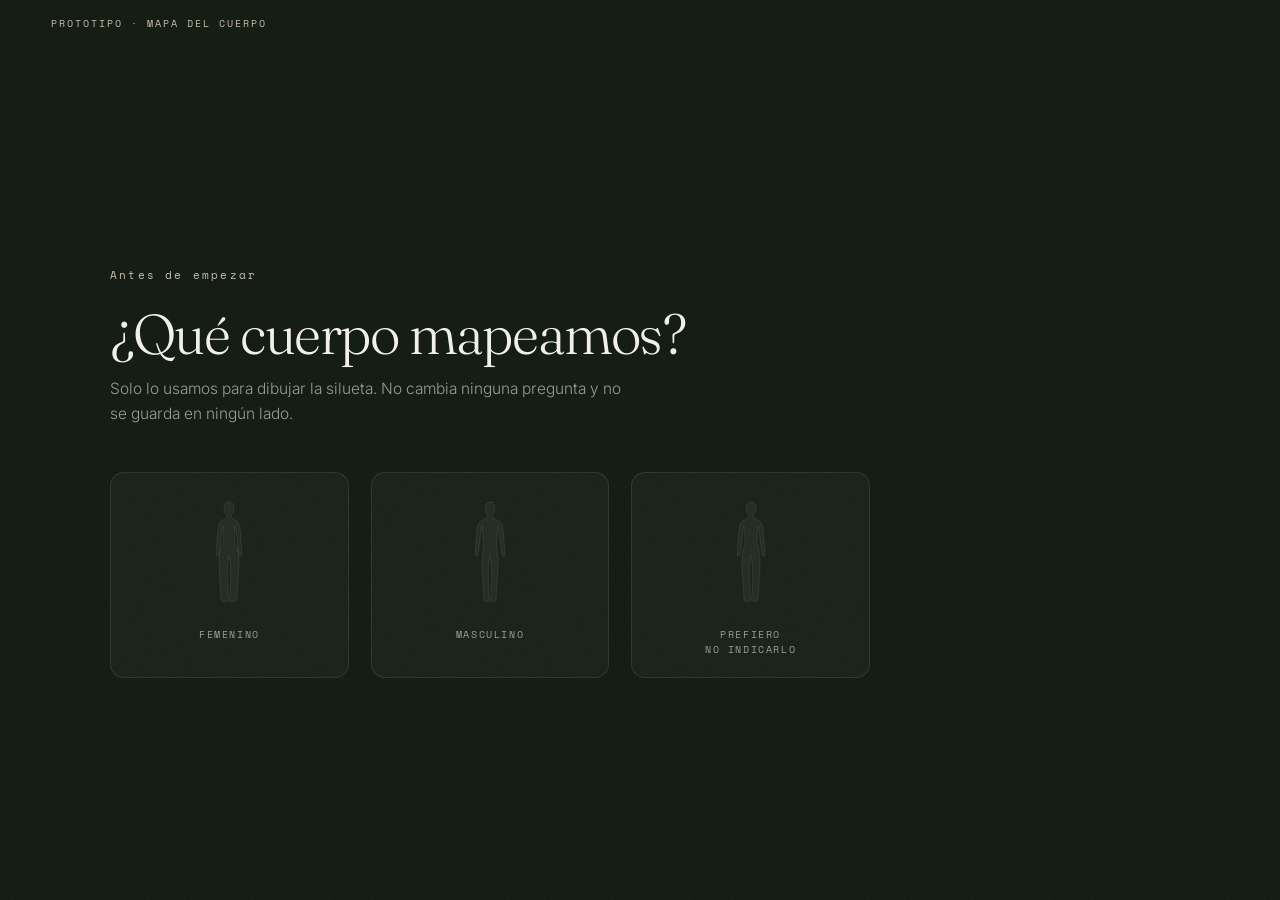
<file: prototipo-cuerpo.html>
<!DOCTYPE html>
<html lang="es">
<head>
<meta charset="utf-8">
<meta name="viewport" content="width=device-width, initial-scale=1">
<title>Prototipo · mapa del cuerpo — NutriSlim</title>
<meta name="robots" content="noindex">
<link rel="icon" href="favicon.ico" sizes="any">
<link href="https://fonts.googleapis.com/css2?family=Fraunces:ital,opsz,wght@0,9..144,300..700;1,9..144,300..700&family=Inter:wght@300;400;500&family=Space+Mono:wght@400;700&display=swap" rel="stylesheet">
<link rel="stylesheet" href="assets/css/style.css?v=46">

<style>
/* ============================================================
   PROTOTIPO — el cuerpo como barra de progreso
   Página aparte, no toca el test que ya funciona. Cinco áreas
   de muestra en vez de diecisiete.
   ============================================================ */

body{ background:var(--overlay); color:var(--light); min-height:100vh; }
body::after{ opacity:.045; }

.p-bar{
  position:fixed; top:0; left:0; right:0; z-index:60;
  display:flex; align-items:center; gap:clamp(14px,3vw,32px);
  padding:16px var(--gut);
  background:linear-gradient(to bottom, rgba(var(--scrim-rgb),.9), transparent);
}
.p-bar__tag{ font-family:var(--font-mono); font-size:10px; letter-spacing:.2em; color:var(--sand); margin:0; }
.p-bar__count{ margin:0 0 0 auto; font-family:var(--font-mono); font-size:11px; letter-spacing:.16em; color:var(--light-40); }

.p-wrap{
  min-height:100vh; display:grid; place-items:center;
  padding:clamp(90px,13vh,140px) var(--gut) clamp(48px,8vh,90px);
}
.p-screen{ display:none; width:100%; max-width:1060px; }
.p-screen.is-on{ display:block; }

/* ── elección de silueta ─────────────────────────────────── */
.p-eyebrow{ font-family:var(--font-mono); font-size:11px; letter-spacing:.2em; color:var(--sand); margin:0 0 20px; }
.p-title{
  font-family:var(--font-display); font-weight:300;
  font-size:clamp(30px,4.6vw,56px); line-height:1.05;
  letter-spacing:-.025em; margin:0 0 14px;
}
.p-sub{ font-size:15.5px; color:var(--light-60); margin:0 0 clamp(32px,5vh,52px); max-width:52ch; }

.p-pick{ display:grid; grid-template-columns:repeat(3,1fr); gap:clamp(12px,2vw,22px); max-width:760px; }
.p-pick__b{
  display:flex; flex-direction:column; align-items:center; gap:16px;
  padding:26px 18px 20px; border-radius:var(--media-radius);
  border:1px solid var(--light-10); background:rgba(var(--paper-rgb),.03);
  color:var(--light-60); transition:border-color .4s var(--expoOut),
    background .4s var(--expoOut), color .4s var(--expoOut), transform .4s var(--expoOut);
}
.p-pick__b:hover{ border-color:var(--light-40); color:var(--light); transform:translateY(-3px); }
.p-pick__b.is-on{ border-color:var(--sand); color:var(--light); background:rgba(var(--paper-rgb),.07); }
.p-pick__b svg{ width:52px; height:112px; }
.p-pick__b span{ font-family:var(--font-mono); font-size:10px; letter-spacing:.16em; text-align:center; line-height:1.5; }

/* ── pregunta + cuerpo ───────────────────────────────────── */
.p-grid{ display:grid; grid-template-columns:1fr 300px; gap:clamp(28px,5vw,72px); align-items:center; }

.p-area__n{ font-family:var(--font-mono); font-size:11px; letter-spacing:.22em; color:var(--tint,var(--sand)); margin:0 0 14px; }
.p-area__t{
  font-family:var(--font-display); font-weight:300;
  font-size:clamp(28px,4vw,46px); line-height:1.06;
  letter-spacing:-.02em; margin:0 0 clamp(24px,4vh,38px);
}
.p-chips{ display:flex; flex-wrap:wrap; gap:9px; margin-bottom:clamp(28px,4vh,44px); }
.p-chip{
  display:inline-flex; align-items:center; gap:9px;
  padding:12px 18px 12px 15px; border-radius:100px;
  border:1px solid var(--light-20); color:var(--light-60);
  font-size:14.5px; line-height:1.2;
  transition:border-color .35s var(--expoOut), color .35s var(--expoOut),
             background .35s var(--expoOut), transform .35s var(--expoOut);
}
.p-chip::before{
  content:""; flex:none; width:15px; height:15px; border-radius:50%;
  border:1px solid var(--light-40); transition:background .3s, box-shadow .3s;
}
.p-chip:hover{ border-color:var(--light-40); color:var(--light); }
.p-chip.is-on{
  color:var(--overlay); background:var(--tint,var(--sand));
  border-color:var(--tint,var(--sand)); transform:translateY(-1px);
}
.p-chip.is-on::before{ background:var(--overlay); border-color:var(--overlay); box-shadow:inset 0 0 0 3px var(--tint,var(--sand)); }

.p-nav{ display:flex; gap:10px; }
.p-next{ min-width:150px; justify-content:center; }

/* ── el cuerpo ───────────────────────────────────────────── */
.p-body{ justify-self:center; }
.p-body svg{ height:min(58vh,470px); width:auto; max-width:100%; overflow:visible; }

.b-base .b-line{
  fill:rgba(var(--paper-rgb),.045);
  stroke:rgba(var(--paper-rgb),.32);
  stroke-width:1.1; stroke-linejoin:round; stroke-linecap:round;
  transition:fill .8s var(--expoOut), stroke .8s var(--expoOut);
}
.b-base.is-skin .b-line{ stroke:rgba(var(--paper-rgb),.55); }

.b-zone{
  opacity:0;
  transition:opacity .9s var(--expoOut);
}
.b-zone.is-on{ opacity:var(--lvl,.7); }

/* el destello al completar un área: la respuesta inmediata */
@keyframes zonePop{
  0%{ transform:scale(.86); }
  55%{ transform:scale(1.14); }
  100%{ transform:scale(1); }
}
.b-zone.pop{ animation:zonePop .75s var(--expoOut); transform-origin:center; transform-box:fill-box; }

.b-ring{
  fill:none; stroke:var(--sand); stroke-width:1;
  opacity:0; transform-origin:center; transform-box:fill-box;
}
@keyframes ringOut{
  0%{ opacity:.8; transform:scale(.4); }
  100%{ opacity:0; transform:scale(1.9); }
}
.b-ring.pop{ animation:ringOut .9s var(--expoOut); }

.p-legend{
  margin:20px 0 0; text-align:center;
  font-family:var(--font-mono); font-size:9.5px;
  letter-spacing:.16em; color:var(--light-40);
}

/* ── resultado ───────────────────────────────────────────── */
.p-res{ display:grid; grid-template-columns:1fr 320px; gap:clamp(28px,5vw,72px); align-items:center; }
.p-score{ font-family:var(--font-display); font-weight:300; font-size:clamp(64px,9vw,120px); line-height:.85; letter-spacing:-.05em; color:var(--sand); }
.p-scoreL{ font-family:var(--font-mono); font-size:10px; letter-spacing:.18em; color:var(--light-40); margin:12px 0 26px; }
.p-list{ display:flex; flex-direction:column; }
.p-row{ display:grid; grid-template-columns:40px 1fr 28px; gap:14px; align-items:center; padding:10px 0; border-bottom:1px solid var(--light-10); }
.p-row__n{ font-family:var(--font-mono); font-size:11px; color:var(--light-40); }
.p-row__t{ font-size:14.5px; color:var(--light-60); }
.p-row__v{ font-family:var(--font-mono); font-size:11px; text-align:right; color:var(--tint,var(--sand)); }
.p-row--zero .p-row__t{ color:var(--light-20); }

@media (max-width:860px){
  .p-grid, .p-res{ grid-template-columns:1fr; }
  .p-body{ order:-1; }
  .p-body svg{ height:min(34vh,300px); width:auto; }
  .p-pick{ grid-template-columns:1fr; max-width:420px; }
  .p-pick__b{ flex-direction:row; justify-content:flex-start; gap:20px; padding:16px 20px; }
  .p-pick__b svg{ width:34px; height:74px; }
  .p-pick__b span{ text-align:left; }
}
</style>
</head>

<body>

<header class="p-bar">
  <p class="p-bar__tag">PROTOTIPO · MAPA DEL CUERPO</p>
  <p class="p-bar__count" id="pCount"></p>
</header>

<main class="p-wrap">

  <!-- ── 1 · qué silueta ────────────────────────────────── -->
  <section class="p-screen is-on" id="scPick">
    <p class="p-eyebrow">Antes de empezar</p>
    <h1 class="p-title">¿Qué cuerpo mapeamos?</h1>
    <p class="p-sub">Solo lo usamos para dibujar la silueta. No cambia ninguna pregunta y no se guarda en ningún lado.</p>

    <div class="p-pick" id="pick"></div>
  </section>

  <!-- ── 2 · preguntas ─────────────────────────────────── -->
  <section class="p-screen" id="scAsk">
    <div class="p-grid">
      <div>
        <p class="p-area__n" id="aNum">OO1</p>
        <h2 class="p-area__t" id="aTit"></h2>
        <div class="p-chips" id="aChips"></div>
        <div class="p-nav">
          <button class="btn" id="bBack">Atrás</button>
          <button class="btn btn--solid p-next" id="bNext">Siguiente</button>
        </div>
      </div>
      <div class="p-body">
        <div id="bodyHost"></div>
        <p class="p-legend" id="bodyLegend">TU MAPA SE VA DIBUJANDO</p>
      </div>
    </div>
  </section>

  <!-- ── 3 · resultado ─────────────────────────────────── -->
  <section class="p-screen" id="scRes">
    <div class="p-res">
      <div>
        <p class="p-eyebrow">Tu mapa</p>
        <div class="p-score" id="rNum">O</div>
        <p class="p-scoreL">SÍNTOMAS MARCADOS</p>
        <div class="p-list" id="rList"></div>
        <div style="margin-top:34px"><button class="btn" id="bAgain">Empezar de nuevo</button></div>
      </div>
      <div class="p-body">
        <div id="bodyHost2"></div>
        <p class="p-legend">DONDE SE CONCENTRA</p>
      </div>
    </div>
  </section>

</main>

<script>
(function(){
'use strict';

/* ════════════════════════════════════════════════════════════
   LA SILUETA
   Formas simples superpuestas: al ir rellenas se funden en un
   solo cuerpo. Los resplandores viven dentro de un recorte con
   esa misma forma, así nunca se salen del contorno.
   ════════════════════════════════════════════════════════════ */

function shapes(kind){
  /* Media silueta dibujada de un solo trazo: desde la coronilla, baja por
     el perfil izquierdo, rodea la mano, vuelve por la axila, sigue el
     costado, la pierna, el pie y sube por la cara interna hasta la ingle.
     Espejada da el cuerpo entero sin línea central.

     Tres medidas cambian según la silueta —hombro, cintura y cadera—
     y la curva se adapta sola. */
  var SH, WA, HI;                      /* menor x = más ancho */
  if (kind === 'f'){ SH = 58; WA = 78; HI = 58; }
  else if (kind === 'm'){ SH = 50; WA = 71; HI = 66; }
  else { SH = 54; WA = 75; HI = 62; }

  var d = 'M100 12'
    + 'C87 12 79 24 79 40'                          /* cráneo */
    + 'C79 53 86 63 91 67'                          /* mandíbula */
    + 'C91 71 91 74 89 78'                          /* cuello */
    + 'C86 84 78 86 70 90'                          /* trapecio */
    + 'C63 93 '+(SH+3)+' 99 '+SH+' 107'             /* hombro */
    + 'C'+(SH-3)+' 116 '+(SH-5)+' 128 '+(SH-6)+' 142'   /* brazo */
    + 'C'+(SH-7)+' 160 '+(SH-9)+' 180 '+(SH-10)+' 198'  /* antebrazo */
    + 'C'+(SH-11)+' 210 '+(SH-12)+' 222 '+(SH-12)+' 231'
    + 'C'+(SH-12)+' 238 '+(SH-8)+' 242 '+(SH-4)+' 239'  /* mano */
    + 'C'+(SH-1)+' 236 '+(SH+1)+' 229 '+(SH+2)+' 221'
    + 'C'+(SH+4)+' 204 '+(SH+6)+' 186 '+(SH+8)+' 170'   /* cara interna */
    + 'C'+(SH+10)+' 152 '+(SH+12)+' 134 '+(SH+14)+' 120'
    + 'C'+(SH+15)+' 116 '+(SH+16)+' 114 '+(SH+17)+' 112'/* axila */
    + 'C'+(WA-2)+' 130 '+(WA-1)+' 152 '+WA+' 172'       /* costado a cintura */
    + 'C'+(WA+1)+' 190 '+(HI+5)+' 202 '+(HI+5)+' 216'   /* cadera */
    + 'C'+(HI+2)+' 230 '+HI+' 248 '+HI+' 270'           /* muslo */
    + 'C'+HI+' 292 '+(HI+2)+' 310 '+(HI+3)+' 330'       /* rodilla */
    + 'C'+(HI+4)+' 352 '+(HI+6)+' 382 '+(HI+8)+' 410'   /* pantorrilla */
    + 'C'+(HI+8)+' 422 '+(HI+10)+' 430 '+(HI+16)+' 430' /* tobillo */
    + 'C86 430 94 430 96 428'                       /* pie */
    + 'C98 426 97 416 96 404'
    + 'C95 380 94 352 93 326'                       /* pierna, cara interna */
    + 'C92 300 94 274 97 252'
    + 'C98 246 99 242 100 238';                     /* ingle */

  return '<path class="b-line" d="'+d+'"/>'
       + '<path class="b-line" d="'+d+'" transform="translate(200 0) scale(-1 1)"/>';
}

/* Zonas: dónde se enciende cada área. r = radio del resplandor. */
var ZONES = {
  head:    [{x:100,y:44,r:29}],
  chest:   [{x:100,y:126,r:26}],
  abdomen: [{x:100,y:184,r:28}],
  joints:  [{x:57,y:104,r:20},{x:143,y:104,r:20},{x:84,y:330,r:20},{x:116,y:330,r:20}]
};

function bodySVG(kind, id){
  var sh = shapes(kind), grads = '', glows = '', rings = '';

  AREAS.forEach(function(a, ai){
    if (a.zone === 'skin' || !ZONES[a.zone]) return;
    var gid = 'g' + id + ai;
    grads += '<radialGradient id="'+gid+'">'
           +   '<stop offset="0"    stop-color="'+a.tint+'" stop-opacity=".95"/>'
           +   '<stop offset=".45"  stop-color="'+a.tint+'" stop-opacity=".55"/>'
           +   '<stop offset=".75"  stop-color="'+a.tint+'" stop-opacity=".18"/>'
           +   '<stop offset="1"    stop-color="'+a.tint+'" stop-opacity="0"/>'
           + '</radialGradient>';
    ZONES[a.zone].forEach(function(p){
      glows += '<circle class="b-zone" data-a="'+ai+'" cx="'+p.x+'" cy="'+p.y+'" r="'+(p.r*1.25)+'" fill="url(#'+gid+')"/>';
      rings += '<circle class="b-ring" data-a="'+ai+'" cx="'+p.x+'" cy="'+p.y+'" r="'+(p.r*0.75)+'" stroke="'+a.tint+'"/>';
    });
  });

  return '<svg viewBox="0 0 200 470" aria-hidden="true">'
    + '<defs>'+grads+'<clipPath id="clip'+id+'">'+sh+'</clipPath></defs>'
    + '<g class="b-base" data-base>'+sh+'</g>'
    + '<g clip-path="url(#clip'+id+')">'+glows+'</g>'
    + '<g>'+rings+'</g>'
    + '</svg>';
}

/* ════════════════════════════════════════════════════════════
   CINCO ÁREAS DE MUESTRA
   ════════════════════════════════════════════════════════════ */

var AREAS = [
  { n:'Tracto digestivo', zone:'abdomen', tint:'#A9C04F',
    items:['Sensación de hinchazón','Náuseas o vómitos','Dolor estomacal o cólicos','Acidez','Eructos','Flatulencias','Diarrea','Estreñimiento'] },
  { n:'Cabeza', zone:'head', tint:'#CDBBA0',
    items:['Dolores de cabeza','Mareos','Vértigo'] },
  { n:'Corazón', zone:'chest', tint:'#C98A85',
    items:['Latidos irregulares o salteados','Colesterol elevado','Dolor de pecho'] },
  { n:'Articulaciones y músculos', zone:'joints', tint:'#8FB3A8',
    items:['Dolor o molestia articular','Artrosis','Articulaciones hinchadas','Dolor creciente en las piernas'] },
  { n:'Piel', zone:'skin', tint:'#C4A6B4',
    items:['Acné','Comezón en la piel','Rubores o enrojecimientos'] }
];

var PICKS = [
  { k:'f', l:'FEMENINO' },
  { k:'m', l:'MASCULINO' },
  { k:'n', l:'PREFIERO<br>NO INDICARLO' }
];

/* ════════════════════════════════════════════════════════════ */

var $  = function(s,c){ return (c||document).querySelector(s); };
var $$ = function(s,c){ return Array.prototype.slice.call((c||document).querySelectorAll(s)); };

function hexA(hex, a){
  var n = parseInt(hex.slice(1), 16);
  return 'rgba('+((n>>16)&255)+','+((n>>8)&255)+','+(n&255)+','+a.toFixed(2)+')';
}

var kind   = 'n';
var picked = AREAS.map(function(){ return []; });
var step   = -1;

/* — elección de silueta — */
var pickBox = $('#pick');
PICKS.forEach(function(p){
  var b = document.createElement('button');
  b.className = 'p-pick__b';
  b.innerHTML = '<svg viewBox="0 0 200 470" aria-hidden="true"><g class="b-base">'+shapes(p.k)+'</g></svg><span>'+p.l+'</span>';
  b.addEventListener('click', function(){
    kind = p.k;
    $$('.p-pick__b').forEach(function(x){ x.classList.remove('is-on'); });
    b.classList.add('is-on');
    setTimeout(start, 260);
  });
  pickBox.appendChild(b);
});

function start(){
  $('#bodyHost').innerHTML  = bodySVG(kind, 'A');
  $('#bodyHost2').innerHTML = bodySVG(kind, 'B');
  go(0);
}

function show(id){
  $$('.p-screen').forEach(function(s){ s.classList.toggle('is-on', s.id === id); });
  window.scrollTo(0,0);
}

/* — pinta el cuerpo según lo marcado — */
function paintBody(host, upto, popZone){
  var svg = $('svg', host); if(!svg) return;
  var base = $('.b-base', svg);
  AREAS.forEach(function(a, i){
    if (upto !== undefined && i > upto) return;
    var n = picked[i].length, ratio = n / a.items.length;
    var lvl = n ? (0.30 + 0.55 * ratio) : 0;

    if (a.zone === 'skin'){            /* la piel tiñe todo el contorno */
      base.classList.toggle('is-skin', n > 0);
      $$('.b-line', base).forEach(function(pt){
        pt.style.stroke = n ? hexA(a.tint, 0.45 + ratio * 0.35) : '';
        pt.style.fill   = n ? hexA(a.tint, 0.05 + ratio * 0.07) : '';
      });
      return;
    }
    $$('.b-zone[data-a="'+i+'"]', svg).forEach(function(c){
      c.style.setProperty('--lvl', lvl.toFixed(2));
      c.classList.toggle('is-on', n > 0);
    });
    if (popZone === a.zone && n > 0){
      $$('.b-zone[data-a="'+i+'"], .b-ring[data-a="'+i+'"]', svg).forEach(function(el){
        el.classList.remove('pop'); void el.getBoundingClientRect(); el.classList.add('pop');
      });
    }
  });
}

/* — una pregunta — */
function render(i){
  var a = AREAS[i];
  $('#scAsk').style.setProperty('--tint', a.tint);
  $('#aNum').textContent = 'OO' + (i+1);
  $('#aTit').textContent = a.n;
  $('#pCount').textContent = 'OO' + (i+1) + ' / OO' + AREAS.length;

  var box = $('#aChips'); box.innerHTML = '';
  a.items.forEach(function(label, k){
    var b = document.createElement('button');
    b.className = 'p-chip' + (picked[i].indexOf(k) > -1 ? ' is-on' : '');
    b.textContent = label;
    b.addEventListener('click', function(){
      var at = picked[i].indexOf(k);
      if (at > -1) picked[i].splice(at,1); else picked[i].push(k);
      b.classList.toggle('is-on', at === -1);
      $('#bNext').textContent = picked[i].length
        ? (i === AREAS.length-1 ? 'Ver mi mapa' : 'Siguiente')
        : 'Nada de esto';
      paintBody($('#bodyHost'), i, a.zone);      /* respuesta inmediata */
    });
    box.appendChild(b);
  });

  $('#bNext').textContent = picked[i].length
    ? (i === AREAS.length-1 ? 'Ver mi mapa' : 'Siguiente')
    : 'Nada de esto';
  $('#bBack').style.visibility = i === 0 ? 'hidden' : 'visible';
  paintBody($('#bodyHost'), i);
}

function go(i){
  step = i;
  if (i >= AREAS.length) return finish();
  show('scAsk');
  render(i);
}

function finish(){
  show('scRes');
  $('#pCount').textContent = '';
  var total = picked.reduce(function(s,p){ return s+p.length; }, 0);
  $('#rNum').textContent = total;

  var rows = AREAS.map(function(a,i){ return { n:i+1, name:a.n, hit:picked[i].length, tint:a.tint }; })
                  .sort(function(x,y){ return y.hit - x.hit; });
  var list = $('#rList'); list.innerHTML = '';
  rows.forEach(function(r){
    var el = document.createElement('div');
    el.className = 'p-row' + (r.hit ? '' : ' p-row--zero');
    el.style.setProperty('--tint', r.tint);
    el.innerHTML = '<span class="p-row__n">OO'+r.n+'</span>'
                 + '<span class="p-row__t">'+r.name+'</span>'
                 + '<span class="p-row__v">'+(r.hit || '·')+'</span>';
    list.appendChild(el);
  });

  paintBody($('#bodyHost2'));
}

$('#bNext').addEventListener('click', function(){ go(step+1); });
$('#bBack').addEventListener('click', function(){ go(step-1); });
$('#bAgain').addEventListener('click', function(){
  picked = AREAS.map(function(){ return []; });
  step = -1; $('#pCount').textContent = '';
  $$('.p-pick__b').forEach(function(x){ x.classList.remove('is-on'); });
  show('scPick');
});
document.addEventListener('keydown', function(e){
  if (step < 0 || step >= AREAS.length) return;
  if (e.key === 'ArrowRight' || e.key === 'Enter') go(step+1);
  if (e.key === 'ArrowLeft' && step > 0) go(step-1);
});

})();
</script>
</body>
</html>
</file>
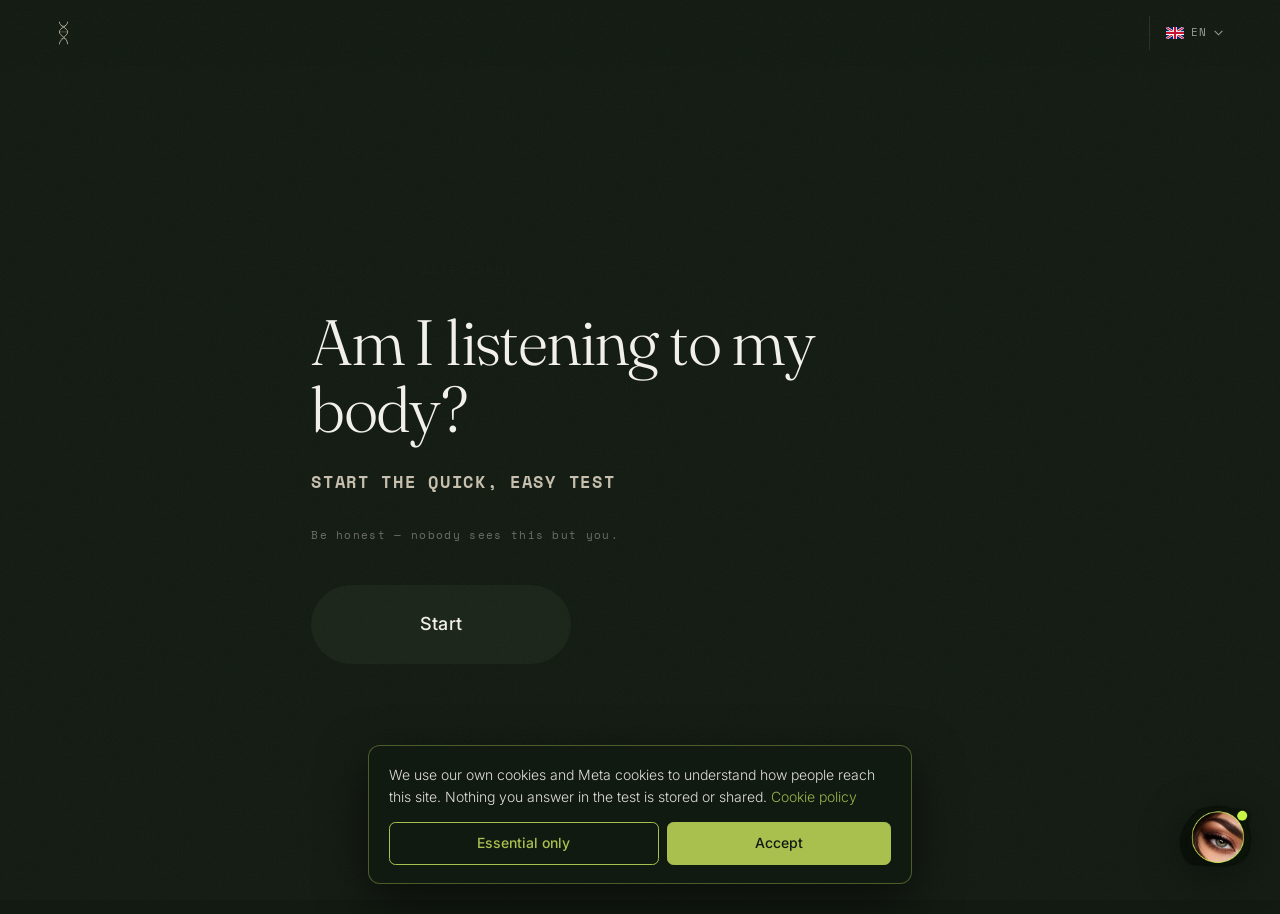
<file: test.html>
<!DOCTYPE html>
<html lang="en">
<head>
<meta charset="utf-8">
<meta name="viewport" content="width=device-width, initial-scale=1">
<title>Free health assessment — NutriSlim</title>
<meta name="description" id="metaDesc" content="Several areas of the body, one screen at a time. Two minutes, free, no diagnosis — just a clear picture of what your body has been signalling.">
<meta name="theme-color" content="#121a11">
<meta name="robots" content="index,follow">
<link rel="canonical" href="https://policlinicanutrislim.com/test.html">
<script>
/* Este sitio vive en policlinicanutrislim.com. Cualquier otra copia —la de
   GitHub Pages, que queda de portafolio— se marca noindex para que no le
   compita en Google. */
(function(){
  if (/(^|\.)policlinicanutrislim\.com$/.test(location.hostname)) return;
  var m = document.querySelector('meta[name="robots"]');
  if (!m) { m = document.createElement('meta'); m.name = 'robots'; document.head.appendChild(m); }
  m.content = 'noindex,nofollow';
})();
</script>

<link rel="icon" href="favicon.ico" sizes="any">
<link rel="icon" type="image/png" sizes="32x32" href="assets/icons/icon-32.png">
<link rel="apple-touch-icon" href="assets/icons/icon-180.png">
<link rel="manifest" href="site.webmanifest">

<link rel="preconnect" href="https://fonts.googleapis.com">
<link rel="preconnect" href="https://fonts.gstatic.com" crossorigin>
<link href="https://fonts.googleapis.com/css2?family=Fraunces:ital,opsz,wght@0,9..144,300..700;1,9..144,300..700&family=Inter:wght@300;400;500;600&family=Space+Mono:wght@400;700&display=swap" rel="stylesheet">
<link rel="stylesheet" href="assets/css/style.css?v=70">
<link rel="stylesheet" href="assets/css/quiz.css?v=72">
<link rel="stylesheet" href="assets/css/amy-widget.css?v=3">
</head>

<body class="quiz-page">

<!-- ══════════════════════════════════════════ ÍCONOS DE LAS ÁREAS
     Dibujados a mano, un solo trazo fino, mismo lenguaje que la hélice
     del dock. Seis áreas comunes + la séptima (Menopausia/Andropausia,
     misma zona del cuerpo y mismo ícono, cambia solo el texto). -->
<svg class="qsprite" aria-hidden="true" focusable="false"><defs>
  <g id="a1"><path d="M6.5 5h7.5a3 3 0 0 1 0 6H9a3 3 0 0 0 0 6h8.5"/></g>
  <g id="a2"><path d="M12 3v16M12 6.5l-3-1.6M12 6.5l3-1.6M12 10l-3-1.6M12 10l3-1.6M12 13.5l-3-1.6M12 13.5l3-1.6M9.5 19h5"/></g>
  <g id="a3"><path d="M4 14c1.8-4 3.6 4 5.4 0s3.6-4 5.4 0 3.6 4 5.4 0"/><circle cx="7" cy="9" r=".9"/><circle cx="13.5" cy="7.5" r=".9"/><circle cx="17.5" cy="10" r=".9"/></g>
  <g id="a4"><path d="M12 3l1.1 6.9L20 12l-6.9 1.1L12 20l-1.1-6.9L4 12l6.9-1.1Z"/></g>
  <g id="a5"><path d="M12 8.6v7.2M12 8.6c-1.4-2-5.6-2.5-6.6.5s1.9 6.3 4.3 5.3S12 11.5 12 8.6Z M12 8.6c1.4-2 5.6-2.5 6.6.5s-1.9 6.3-4.3 5.3S12 11.5 12 8.6Z"/></g>
  <g id="a6"><path d="M15.4 20v-3.1c0-.9.5-1.4 1.3-1.7l1.4-.6c.6-.3.8-.8.5-1.4l-1.2-2.3A6.3 6.3 0 1 0 6.6 14v6"/><path d="M12.6 12.4a1.7 1.7 0 1 1-1.1-2.9 2 2 0 0 1 2 1.6"/></g>
  <g id="a7"><path d="M12 3.6c3.4 4.1 5.4 6.7 5.4 9.2a5.4 5.4 0 0 1-10.8 0c0-2.5 2-5.1 5.4-9.2Z"/></g>
  <symbol id="fl-en" viewBox="0 0 24 16">
    <rect width="24" height="16" fill="#012169"/>
    <path d="M0 0L24 16M24 0L0 16" stroke="#fff" stroke-width="3.2"/>
    <path d="M0 0L24 16M24 0L0 16" stroke="#C8102E" stroke-width="1.5"/>
    <path d="M12 0v16M0 8h24" stroke="#fff" stroke-width="5"/>
    <path d="M12 0v16M0 8h24" stroke="#C8102E" stroke-width="2.8"/>
  </symbol>

  <symbol id="fl-es" viewBox="0 0 24 16">
    <rect width="24" height="16" fill="#AA151B"/>
    <rect y="4" width="24" height="8" fill="#F1BF00"/>
  </symbol>

  <symbol id="fl-pt" viewBox="0 0 24 16">
    <rect width="24" height="16" fill="#009B3A"/>
    <path d="M12 2.3L21.4 8 12 13.7 2.6 8Z" fill="#FEDF00"/>
    <circle cx="12" cy="8" r="3.3" fill="#002776"/>
  </symbol>

  <symbol id="fl-fr" viewBox="0 0 24 16">
    <rect width="24" height="16" fill="#fff"/>
    <rect width="8" height="16" fill="#002395"/>
    <rect x="16" width="8" height="16" fill="#ED2939"/>
  </symbol>

  <!-- Taiwán: sol de doce rayos sobre cantón azul -->
  <symbol id="fl-zh-Hant" viewBox="0 0 24 16">
    <rect width="24" height="16" fill="#FE0000"/>
    <rect width="12" height="8" fill="#000095"/>
    <path fill="#fff" d="M6 1.4 6.375 2.6 7.3 1.749 7.025 2.975 8.252 2.7 7.401 3.625 8.6 4 7.401 4.375 8.252 5.3 7.025 5.025 7.3 6.251 6.375 5.4 6 6.6 5.625 5.4 4.7 6.251 4.975 5.025 3.748 5.3 4.599 4.375 3.4 4 4.599 3.625 3.748 2.7 4.975 2.975 4.7 1.749 5.625 2.6Z"/>
    <circle cx="6" cy="4" r="1.45" fill="#000095"/>
    <circle cx="6" cy="4" r="1.15" fill="#fff"/>
  </symbol>

  <symbol id="fl-it" viewBox="0 0 24 16">
    <rect width="24" height="16" fill="#fff"/>
    <rect width="8" height="16" fill="#008C45"/>
    <rect x="16" width="8" height="16" fill="#CD212A"/>
  </symbol>

  <symbol id="fl-de" viewBox="0 0 24 16">
    <rect width="24" height="16" fill="#000"/>
    <rect y="5.33" width="24" height="5.34" fill="#DD0000"/>
    <rect y="10.67" width="24" height="5.33" fill="#FFCE00"/>
  </symbol>

  <symbol id="fl-ru" viewBox="0 0 24 16">
    <rect width="24" height="16" fill="#fff"/>
    <rect y="5.33" width="24" height="5.34" fill="#0039A6"/>
    <rect y="10.67" width="24" height="5.33" fill="#D52B1E"/>
  </symbol>

  <symbol id="fl-ko" viewBox="0 0 24 16">
    <rect width="24" height="16" fill="#fff"/>
    <path d="M8.8 8a3.2 3.2 0 0 1 6.4 0 1.6 1.6 0 0 0-3.2 0 1.6 1.6 0 0 1-3.2 0Z" fill="#CD2E3A"/>
    <path d="M15.2 8a3.2 3.2 0 0 1-6.4 0 1.6 1.6 0 0 1 3.2 0 1.6 1.6 0 0 0 3.2 0Z" fill="#0047A0"/>
    <g stroke="#000" stroke-width=".7" stroke-linecap="round">
      <path d="M1.8 4.4L4.4 1.8M2.5 5.1L5.1 2.5M3.2 5.8L5.8 3.2"/>
      <path d="M19.6 1.8L22.2 4.4M18.9 2.5L21.5 5.1M18.2 3.2L20.8 5.8"/>
      <path d="M1.8 11.6L4.4 14.2M2.5 10.9L5.1 13.5M3.2 10.2L5.8 12.8"/>
      <path d="M19.6 14.2L22.2 11.6M18.9 13.5L21.5 10.9M18.2 12.8L20.8 10.2"/>
    </g>
  </symbol>

</defs></svg>


<!-- ══════════════════════════════════════════ CURSOR -->
<div class="cursor" id="cursor" aria-hidden="true">
  <div class="cursor__dot"></div>
  <div class="cursor__label"></div>
</div>

<!-- ══════════════════════════════════════════ BARRA -->
<header class="qbar" id="qbar">
  <a class="qbar__back" href="./" data-cursor="Home" aria-label="NutriSlim">
    <svg viewBox="0 0 40 64" fill="none" aria-hidden="true">
      <path d="M9 3c0 12 22 15 22 26S9 49 9 61" stroke="currentColor" stroke-width="2.2" stroke-linecap="round"/>
      <path d="M31 3c0 12-22 15-22 26s22 15 22 32" stroke="currentColor" stroke-width="2.2" stroke-linecap="round"/>
      <path d="M13 13h14M9 29h22M13 47h14" stroke="currentColor" stroke-width="1.6" stroke-linecap="round" opacity=".5"/>
    </svg>
  </a>

  <div class="qbar__track" id="qbarTrack" aria-hidden="true"><i id="qbarFill"></i></div>
  <p class="qbar__count"><span id="qStep">OO</span> <span id="qOf">of</span> <span id="qTotal">O6</span></p>

  <!-- Mismo selector que el sitio. Las respuestas no se pierden al cambiar
       de idioma: las áreas y los síntomas están en el mismo orden en
       los nueve, así que los índices marcados siguen valiendo. -->
  <div class="lang" id="lang">
    <button class="lang__toggle" id="langToggle" aria-expanded="false" aria-haspopup="true" aria-label="Language">
      <svg class="flag" id="langFlag" aria-hidden="true"><use href="#fl-en"></use></svg>
      <span class="lang__code" id="langCode">EN</span>
      <svg class="lang__chev" viewBox="0 0 10 6" aria-hidden="true"><path d="M1 1l4 4 4-4" stroke="currentColor" stroke-width="1.2" fill="none" stroke-linecap="round"/></svg>
    </button>
    <div class="lang__menu" id="langMenu" role="menu">
      <button class="lang__opt is-on" data-lang="en" lang="en" role="menuitem"><svg class="flag" aria-hidden="true"><use href="#fl-en"></use></svg>English</button>
      <button class="lang__opt" data-lang="es" lang="es" role="menuitem"><svg class="flag" aria-hidden="true"><use href="#fl-es"></use></svg>Español</button>
      <button class="lang__opt" data-lang="pt" lang="pt" role="menuitem"><svg class="flag" aria-hidden="true"><use href="#fl-pt"></use></svg>Português</button>
      <button class="lang__opt" data-lang="fr" lang="fr" role="menuitem"><svg class="flag" aria-hidden="true"><use href="#fl-fr"></use></svg>Français</button>
      <button class="lang__opt" data-lang="it" lang="it" role="menuitem"><svg class="flag" aria-hidden="true"><use href="#fl-it"></use></svg>Italiano</button>
      <button class="lang__opt" data-lang="de" lang="de" role="menuitem"><svg class="flag" aria-hidden="true"><use href="#fl-de"></use></svg>Deutsch</button>
      <button class="lang__opt" data-lang="ru" lang="ru" role="menuitem"><svg class="flag" aria-hidden="true"><use href="#fl-ru"></use></svg>Русский</button>
      <button class="lang__opt" data-lang="zh-Hant" lang="zh-Hant" role="menuitem"><svg class="flag" aria-hidden="true"><use href="#fl-zh-Hant"></use></svg>繁體中文</button>
      <button class="lang__opt" data-lang="ko" lang="ko" role="menuitem"><svg class="flag" aria-hidden="true"><use href="#fl-ko"></use></svg>한국어</button>
    </div>
  </div>
</header>

<main class="quiz" id="quiz">

  <!-- ── portada ─────────────────────────────────────────── -->
  <section class="qscreen is-on" id="qIntro">
    <div class="qshell">
      <p class="eyebrow" id="iKicker">Free health assessment</p>
      <h1 class="qtitle" id="iTitle">Let's map what your body is telling you.</h1>
      <p class="qcta" id="iLead"></p>
      <p class="qnote" id="iHonest"></p>
      <button class="btn btn--solid btn--pulse qstart qstart--big" id="qStart" data-cursor="Start"></button>
    </div>
  </section>

  <!-- ── qué silueta ─────────────────────────────────────── -->
  <section class="qscreen" id="qBodyPick">
    <div class="qshell">
      <p class="eyebrow" id="bKicker"></p>
      <h2 class="qtitle" id="bTitle"></h2>
      <p class="qlead" id="bSub"></p>
      <div class="bpick" id="bPick"></div>
    </div>
  </section>

  <!-- ── interrupción a mitad de test: pide nombre y apellido ── -->
  <section class="qscreen" id="qMidGate">
    <div class="qshell">
      <p class="eyebrow" id="gKicker"></p>
      <h2 class="qtitle" id="gTitle"></h2>
      <p class="qlead" id="gLead"></p>
      <form id="gForm" novalidate>
        <input class="ginput" type="text" id="gName" autocomplete="name" required>
        <input class="ginput" type="tel" id="gPhone" autocomplete="tel" required>
        <button type="submit" class="btn btn--solid btn--pulse" id="gSubmit"></button>
      </form>
    </div>
  </section>

  <!-- ── preguntas (se generan solas) ─────────────────────── -->
  <section class="qscreen" id="qStage">
    <div class="qshell qshell--split">
      <div>
        <svg class="qarea__i" id="qAreaI" viewBox="0 0 24 24" aria-hidden="true"><use href="#a1"></use></svg>
        <p class="qarea__n" id="qAreaN">OO1</p>
        <h2 class="qarea__t" id="qAreaT"></h2>
        <div class="qchips" id="qChips"></div>

        <div class="qnav">
          <button class="btn qback" id="qBack" data-cursor="Back"></button>
          <button class="btn btn--solid qnext" id="qNext" data-cursor="Next"></button>
        </div>
      </div>
      <div class="qbody">
        <div id="bodyA"></div>
        <p class="qbody__l" id="bLegend1"></p>
      </div>
    </div>
  </section>

  <!-- ── resultado ───────────────────────────────────────── -->
  <section class="qscreen" id="qResult">
    <div class="qshell qshell--wide">
      <p class="eyebrow" id="rKicker">Your result</p>

      <div class="rhead">
        <div class="rscore">
          <span class="rscore__n" id="rScore">O</span>
          <span class="rscore__l" id="rScoreL"></span>
        </div>
        <div class="rsay">
          <h2 class="rsay__t" id="rTitle"></h2>
          <p class="rsay__d" id="rText"></p>
        </div>
      </div>

      <div class="rsplit">
        <div>
          <p class="rtop" id="rTopLabel"></p>
          <div class="rbars" id="rBars"></div>
        </div>
        <div class="qbody qbody--res">
          <div id="bodyB"></div>
          <p class="qbody__l" id="bLegend2"></p>
        </div>
      </div>

      <div class="ract">
        <a class="btn btn--solid btn--pulse" id="rCta" href="#" target="_blank" rel="noopener" data-cursor="WhatsApp"></a>
        <button class="btn" id="rAgain" data-cursor="Again"></button>
      </div>
      <p class="rlegal" id="rLegal"></p>
    </div>
  </section>

</main>

<script src="assets/js/i18n.js?v=70"></script>
<script src="assets/js/consent.js?v=71"></script>
<script src="assets/js/quiz-data.js?v=71"></script>
<script src="assets/js/quiz.js?v=73"></script>

<!-- Chat de Amy — habla directo con amy-agent, no pasa por WhatsApp/Meta.
     Acá además se presenta sola apenas alguien termina el test
     (ver evento "ns:quiz-result" que dispara quiz.js). -->
<script>
  window.AMY_CONFIG = {
    apiBase: "https://mary-agent-vrba.onrender.com",
    cliente: "nutrislim"
  };
</script>
<script src="assets/js/amy-widget.js?v=3" defer></script>
</body>
</html>
</file>
<file: assets/css/style.css>
/* ============================================================
   NUTRISLIM — sistema de diseño
   Paleta y curvas inspiradas en la estética editorial premium.
   Tres tipografías, tres trabajos. Cuatro colores. Nada más.
   ============================================================ */

/* ============================================================
   PALETAS
   Todo el color sale de siete variables. Cambiarlas cambia el
   sitio entero —fondos, tintas, velos de las fotos, sombras—
   sin tocar una sola regla más abajo.

     BOSQUE  la original: crema, verde carbón, oliva
     SALVIA  marfil mineral, grafito, salvia botánico, champán
     NOCHE   la versión oscura, con champán como acento
   ============================================================ */

:root,
html[data-theme="bosque"]{
  --bg:        #f3f1ec;   /* crema hueso, fondo dominante */
  --dark:      #1a2418;   /* verde carbón — la tinta */
  --overlay:   #121a11;   /* casi negro verdoso — secciones invertidas */
  --olive:     #6f8039;   /* acento sobre fondo claro */
  --lime:      #a9c04f;   /* acento vivo sobre fondo oscuro */
  --sand:      #c7bfae;   /* arena */
  --light:     #f3f1ec;   /* texto sobre fondo oscuro */

  --ink-rgb:    26,36,24;
  --paper-rgb:  243,241,236;
  --scrim-rgb:  18,26,17;
  --accent-rgb: 111,128,57;
  --media-bg:   #e6e3db;
  --ink-on:     var(--light);    /* texto sobre un bloque pintado con --dark  */
  --paper-on:   var(--dark);     /* texto sobre un bloque pintado con --light */
}

html[data-theme="salvia"]{
  --bg:        #F9F8F6;   /* marfil mineral */
  --dark:      #1E2229;   /* gris grafito profundo */
  --overlay:   #171A20;   /* grafito más cerrado para las secciones invertidas */
  --olive:     #7A8B79;   /* verde salvia botánico */
  --lime:      #C5A059;   /* champán aterciopelado */
  --sand:      #C5A059;
  --light:     #F9F8F6;

  --ink-rgb:    30,34,41;
  --paper-rgb:  249,248,246;
  --scrim-rgb:  23,26,32;
  --accent-rgb: 122,139,121;
  --media-bg:   #EDEAE5;
  --ink-on:     var(--light);
  --paper-on:   var(--dark);
}

html[data-theme="noche"]{
  --bg:        #171A1F;   /* grafito de fondo */
  --dark:      #ECEAE5;   /* la tinta se invierte: texto claro */
  --overlay:   #0E1014;   /* casi negro para las secciones invertidas */
  --olive:     #9AAC98;   /* salvia aclarado, para que lea sobre oscuro */
  --lime:      #C5A059;   /* champán */
  --sand:      #C5A059;
  --light:     #ECEAE5;

  --ink-rgb:    236,234,229;
  --paper-rgb:  236,234,229;
  --scrim-rgb:  8,10,13;
  --accent-rgb: 122,139,121;
  --media-bg:   #22262C;
  /* en noche la tinta es clara: lo que va encima tiene que ser oscuro */
  --ink-on:     var(--overlay);
  --paper-on:   var(--overlay);
}

:root{
  --dark-60:   rgba(var(--ink-rgb),.6);
  --dark-40:   rgba(var(--ink-rgb),.4);
  --dark-20:   rgba(var(--ink-rgb),.2);
  --dark-10:   rgba(var(--ink-rgb),.102);
  --light-60:  rgba(var(--paper-rgb),.6);
  --light-40:  rgba(var(--paper-rgb),.4);
  --light-20:  rgba(var(--paper-rgb),.2);
  --light-10:  rgba(var(--paper-rgb),.102);

  /* — tipografía — */
  --font-display: "Fraunces", Garamond, "Times New Roman", serif;
  --font-body:    "Inter", Helvetica, Arial, sans-serif;
  --font-mono:    "Space Mono", "Courier New", monospace;

  /* — movimiento — */
  --expoOut:   cubic-bezier(.16,1,.3,1);
  --expoInOut: cubic-bezier(.87,0,.13,1);
  --expoIn:    cubic-bezier(.7,0,.84,0);

  --radius: 3px;
  --media-radius: 14px;
  /* sombra larga y muy suave: levanta la pieza del fondo sin que se vea la sombra */
  --lift: 0 54px 88px -48px rgba(var(--ink-rgb),.55), 0 10px 26px -16px rgba(var(--ink-rgb),.18);
  /* cantos: hilo oscuro sobre crema, hilo de luz sobre material oscuro */
  --edge-dark:  inset 0 0 0 1px rgba(var(--ink-rgb),.07);
  --edge-light: inset 0 0 0 1px rgba(var(--paper-rgb),.10);
  --shell: 1440px;
  --gut: clamp(20px, 4vw, 64px);
}

*,*::before,*::after{ box-sizing:border-box; }

html{ -webkit-text-size-adjust:100%; scroll-behavior:smooth; }
html.is-loading{ overflow:hidden; }

body{
  margin:0;
  background:var(--bg);
  color:var(--dark);
  font-family:var(--font-body);
  font-size:16px;
  font-weight:300;
  line-height:1.6;
  -webkit-font-smoothing:antialiased;
  overflow-x:hidden;
}

img,svg,figure{ display:block; max-width:100%; }
a{ color:inherit; text-decoration:none; }
button{ font:inherit; color:inherit; background:none; border:0; cursor:pointer; }
ul,ol,dl,dd{ margin:0; padding:0; list-style:none; }

.shell{ width:100%; max-width:var(--shell); margin-inline:auto; padding-inline:var(--gut); }

/* ── Grano ────────────────────────────────────────────────────────────
   Una capa de ruido finísimo sobre toda la página. Es lo que separa una
   pantalla "plana digital" de algo que parece impreso: unifica fotos,
   video y color plano bajo la misma textura. Generado con SVG, cero peso
   y cero pedidos al servidor.
   ──────────────────────────────────────────────────────────────────── */
body::after{
  content:""; position:fixed; inset:0; z-index:200;
  pointer-events:none; opacity:.05;
  background-image:url("data:image/svg+xml,%3Csvg xmlns='http://www.w3.org/2000/svg' width='180' height='180'%3E%3Cfilter id='n'%3E%3CfeTurbulence type='fractalNoise' baseFrequency='.85' numOctaves='3' stitchTiles='stitch'/%3E%3C/filter%3E%3Crect width='100%25' height='100%25' filter='url(%23n)'/%3E%3C/svg%3E");
  background-size:180px 180px;
}

/* que el dock fijo no tape el título al saltar por anclas */
section[id]{ scroll-margin-top:96px; }

/* ============================================================
   1 · TELÓN DE APERTURA
   El .inner se desplaza hacia arriba y revela lo que ya estaba
   montado debajo. No hace fade: se corre. Ese es el gesto.
   ============================================================ */

.loader{ position:fixed; inset:0; z-index:9091; pointer-events:none; }

.loader__inner{
  position:absolute; inset:0;
  background:var(--overlay);
  color:var(--sand);
  display:flex; flex-direction:column;
  align-items:center; justify-content:center;
  transform:translateY(0);
  transition:transform 1s var(--expoInOut);
}
.loader.is-done .loader__inner{ transform:translateY(-101%); }
.loader.is-gone{ display:none; }

.loader__mark{ display:flex; flex-direction:column; align-items:center; gap:16px; }

/* El logo original venía sobre fondo negro. Se le generó canal alfa a partir
   de la luminancia (ver README), así que acá va limpio, sin recuadro.

   Aparece con un barrido diagonal de borde difuso: una máscara en degradado
   a 115° más grande que el propio logo, que se desplaza de una esquina a la
   otra. No es un fundido —el logo se va dibujando— y ese es el gesto de la
   referencia. */
.loader__logo{
  width:clamp(210px, 26vw, 340px); height:auto;
  -webkit-mask-image:linear-gradient(115deg,
    transparent 0 26%, rgba(0,0,0,.45) 34%, #000 43% 57%,
    rgba(0,0,0,.45) 66%, transparent 74%);
          mask-image:linear-gradient(115deg,
    transparent 0 26%, rgba(0,0,0,.45) 34%, #000 43% 57%,
    rgba(0,0,0,.45) 66%, transparent 74%);
  -webkit-mask-size:320% 320%;   mask-size:320% 320%;
  -webkit-mask-repeat:no-repeat; mask-repeat:no-repeat;
  animation:logoSweep 3.2s .2s both;
}

/* Un solo barrido continuo: la banda de luz entra por una esquina, se
   detiene sobre el logo y sigue de largo llevándoselo. Aparece y
   desaparece del mismo modo porque es el mismo movimiento, no dos. */
@keyframes logoSweep{
  0%{
    -webkit-mask-position:0% 0%; mask-position:0% 0%;
    transform:scale(1.04);
    animation-timing-function:cubic-bezier(.16,1,.3,1);
  }
  34%{
    -webkit-mask-position:46% 46%; mask-position:46% 46%;
    transform:none;
    animation-timing-function:linear;
  }
  66%{
    -webkit-mask-position:54% 54%; mask-position:54% 54%;
    transform:none;
    animation-timing-function:cubic-bezier(.7,0,.84,0);
  }
  100%{
    -webkit-mask-position:100% 100%; mask-position:100% 100%;
    transform:scale(.99);
  }
}
.loader__word{
  font-family:var(--font-mono); font-size:13px;
  letter-spacing:.42em; text-indent:.42em;
}
/* el pie del telón entra aparte; el logo tiene su propio barrido */
/* el pie acompaña: entra, se sostiene y se va con el logo */
.loader__meta{
  opacity:0;
  animation:loaderMeta 3.4s var(--expoOut) both;
}
@keyframes loaderMeta{
  0%  { opacity:0; transform:translateY(12px); }
  20% { opacity:1; transform:none; }
  74% { opacity:1; transform:none; }
  100%{ opacity:0; transform:translateY(-6px); }
}

.loader__meta{
  position:absolute; left:var(--gut); right:var(--gut); bottom:28px;
  display:flex; justify-content:space-between; gap:16px;
  font-family:var(--font-mono); font-size:10px;
  letter-spacing:.16em; color:var(--light-40);
}
.loader__count{ color:var(--sand); }

/* ============================================================
   2 · CURSOR
   Capa fija a pantalla completa con mix-blend-mode:difference.
   El punto es crema y se invierte solo sobre cualquier fondo.
   ============================================================ */

.cursor{
  position:fixed; inset:0; z-index:150;
  pointer-events:none; mix-blend-mode:difference;
  opacity:0; transition:opacity .3s;
}
.cursor.is-on{ opacity:1; }

.cursor__dot{
  position:absolute; top:0; left:0;
  /* 18px navegando (12 + 50 %); sobre un elemento interactivo pasa a 84 */
  width:18px; height:18px; margin:-9px 0 0 -9px;
  border-radius:50%; background:var(--light);
  transition:width .5s var(--expoOut), height .5s var(--expoOut),
             margin .5s var(--expoOut);
  will-change:transform;
}
.cursor.is-lg .cursor__dot{ width:84px; height:84px; margin:-42px 0 0 -42px; }

.cursor__label{
  position:absolute; top:0; left:0;
  transform:translate(-50%,-50%);
  font-family:var(--font-mono); font-size:10px;
  letter-spacing:.14em; text-transform:uppercase;
  color:var(--dark); opacity:0;
  transition:opacity .35s var(--expoOut);
  white-space:nowrap;
}
.cursor.is-lg .cursor__label{ opacity:1; }

@media (hover:none), (pointer:coarse){ .cursor{ display:none; } }

/* ============================================================
   3 · DOCK
   Tres capas: vidrio esmerilado + máscara deslizante + ítems.
   ============================================================ */

.dock{
  position:fixed; top:0; left:0; right:0; z-index:100;
  padding:14px var(--gut);
  display:flex; justify-content:center;
  transform:translateY(-140%);
  transition:transform 1s var(--expoOut) .35s;
}
.dock.is-in{ transform:none; }

.dock__inner{ position:relative; display:flex; align-items:center; gap:4px; padding:6px; }

.dock__blur{
  position:absolute; inset:0; z-index:-1;
  background:rgba(var(--ink-rgb),.58);
  backdrop-filter:blur(24px); -webkit-backdrop-filter:blur(24px);
  border-radius:10px;
}

.dock__brand{
  display:grid; place-items:center;
  width:38px; height:34px; color:var(--sand);
  border-right:1px solid var(--light-10);
  margin-right:4px;
}
.dock__brand svg{ width:17px; height:27px; }

.dock__menu{ position:relative; display:flex; }

.dock__mask{
  position:absolute; top:0; left:0; height:100%;
  background:var(--light-20); border-radius:6px;
  transition:transform .55s var(--expoOut), width .55s var(--expoOut), opacity .3s;
  pointer-events:none;
}

.dock__item > a{
  position:relative; display:flex; align-items:center; gap:6px;
  padding:10px 15px;
  font-size:13.5px; font-weight:400; color:var(--light-60);
  letter-spacing:.01em; white-space:nowrap;
  transition:color .4s var(--expoOut);
}
.dock__item > a:hover, .dock__item.is-active > a{ color:var(--light); }
.dock__item i{
  font-family:var(--font-mono); font-size:9.5px; font-style:normal;
  color:var(--sand); transform:translateY(-4px);
}

/* — selector de paleta — */
.theme{ position:relative; margin-left:4px; }
.theme__toggle{
  display:grid; place-items:center; width:34px; height:34px;
  color:var(--light-40); transition:color .4s var(--expoOut);
}
.theme__toggle svg{ width:19px; height:19px; }
.theme__toggle:hover, .theme.is-open .theme__toggle{ color:var(--light); }

.theme__menu{
  position:absolute; top:calc(100% + 10px); right:0;
  min-width:184px; padding:6px; border-radius:10px;
  background:rgba(var(--scrim-rgb),.86);
  backdrop-filter:blur(24px); -webkit-backdrop-filter:blur(24px);
  border:1px solid var(--light-10);
  box-shadow:0 24px 48px rgba(0,0,0,.34);
  opacity:0; visibility:hidden;
  transform:translateY(-8px) scale(.97); transform-origin:top right;
  transition:opacity .4s var(--expoOut), transform .5s var(--expoOut), visibility .4s;
}
.theme.is-open .theme__menu{ opacity:1; visibility:visible; transform:none; }

.theme__opt{
  display:flex; align-items:center; gap:11px; width:100%;
  padding:9px 11px; border-radius:6px; text-align:left;
  font-family:var(--font-mono); font-size:10.5px; letter-spacing:.14em;
  color:var(--light-60);
  transition:background .35s var(--expoOut), color .35s var(--expoOut);
}
.theme__opt:hover{ background:var(--light-10); color:var(--light); }
.theme__opt.is-on{ background:var(--light-20); color:var(--light); }
.sw{ display:flex; flex:none; }
.sw i{
  width:11px; height:16px; display:block;
  box-shadow:0 0 0 1px rgba(0,0,0,.25) inset;
}
.sw i:first-child{ border-radius:3px 0 0 3px; }
.sw i:last-child{ border-radius:0 3px 3px 0; }

@media (max-width:720px){ .theme{ display:none; } }

/* — selector de idioma — */
.flag-sprite{ position:absolute; width:0; height:0; overflow:hidden; }

.flag{
  width:18px; height:12px; flex:none;
  border-radius:2px; overflow:hidden;
  box-shadow:0 0 0 1px rgba(0,0,0,.18) inset;
}

.lang{
  position:relative;
  margin-left:6px; padding-left:10px;
  border-left:1px solid var(--light-10);
}

.lang__toggle{
  display:flex; align-items:center; gap:7px;
  padding:8px 6px; color:var(--light-60);
  transition:color .4s var(--expoOut);
}
.lang__toggle:hover, .lang.is-open .lang__toggle{ color:var(--light); }
.lang__code{ font-family:var(--font-mono); font-size:11px; letter-spacing:.08em; }
.lang__chev{
  width:9px; height:6px;
  transition:transform .45s var(--expoOut);
}
.lang.is-open .lang__chev{ transform:rotate(180deg); }

.lang__menu{
  position:absolute; top:calc(100% + 10px); right:0;
  min-width:186px; padding:6px;
  border-radius:10px;
  background:rgba(var(--scrim-rgb),.82);
  backdrop-filter:blur(24px); -webkit-backdrop-filter:blur(24px);
  border:1px solid var(--light-10);
  box-shadow:0 24px 48px rgba(0,0,0,.32);
  opacity:0; visibility:hidden;
  transform:translateY(-8px) scale(.97); transform-origin:top right;
  transition:opacity .4s var(--expoOut), transform .5s var(--expoOut), visibility .4s;
}
.lang.is-open .lang__menu{
  opacity:1; visibility:visible; transform:none;
}

.lang__opt{
  display:flex; align-items:center; gap:11px;
  width:100%; padding:9px 11px; border-radius:6px;
  font-size:13.5px; color:var(--light-60); text-align:left;
  transition:background .35s var(--expoOut), color .35s var(--expoOut);
}
.lang__opt:hover{ background:var(--light-10); color:var(--light); }
.lang__opt.is-on{ background:var(--light-20); color:var(--light); }

/* El ancho del dock depende del idioma: «Tecnología» y «Направления» son
   mucho más largos que «Technology». En pantallas angostas eso lo hacía
   más ancho que el teléfono y el primer ítem quedaba cortado. Ahora el
   dock nunca excede la pantalla y el menú se desliza dentro. */
@media (max-width:720px){
  .dock{ padding-inline:10px; }
  .dock__inner{ max-width:100%; min-width:0; }
  .dock__menu{
    overflow-x:auto; scrollbar-width:none; -ms-overflow-style:none;
    overscroll-behavior-x:contain;
  }
  .dock__menu::-webkit-scrollbar{ display:none; }
  .dock__item{ flex:none; }
  .dock__item > a{ padding:9px 8px; font-size:12px; }
  .dock__item i{ display:none; }
  .dock__brand{ display:none; }
  .lang{ flex:none; margin-left:2px; padding-left:7px; }
  .lang__code, .lang__chev{ display:none; }
  .lang__toggle{ padding:8px 4px; }
}

@media (max-width:400px){
  .dock{ padding-inline:8px; padding-block:10px; }
  .dock__item > a{ padding:8px 6px; font-size:11.5px; }
  .lang{ padding-left:5px; }
}

/* ============================================================
   3-BIS · TIPOGRAFÍA POR SISTEMA DE ESCRITURA
   Fraunces y Space Mono sólo tienen alfabeto latino. Para que
   el ruso y el coreano no caigan en la fuente del sistema, cada
   uno usa familias que sí cubren su escritura. Se cargan solas
   cuando el visitante elige ese idioma (ver app.js).
   ============================================================ */

html[lang="ru"]{
  --font-display:"Playfair Display", Georgia, "Times New Roman", serif;
  --font-mono:"JetBrains Mono", "Courier New", monospace;
}

html[lang="ko"]{
  --font-display:"Noto Serif KR", serif;
  --font-body:"Noto Sans KR", "Inter", sans-serif;
  --font-mono:"Noto Sans KR", monospace;
}
/* el hangul no tiene mayúsculas ni tolera el tracking ancho */
html[lang="ko"] .eyebrow,
html[lang="ko"] .case__tag,
html[lang="ko"] .table__head,
html[lang="ko"] .readout dt,
html[lang="ko"] .panel__list li,
html[lang="ko"] .foot__h{ letter-spacing:.06em; }
html[lang="ko"] .hero__meta{ letter-spacing:.08em; }
html[lang="ko"] .h2, html[lang="ko"] .hero__title,
html[lang="ko"] .cta__title{ letter-spacing:0; line-height:1.28; }
/* el hangul ocupa más alto: el mismo cuerpo se desborda */
html[lang="ko"] .hero__title{ font-size:clamp(27px, 4.2vw, 58px); max-width:22ch; }
html[lang="ko"] .h2{ font-size:clamp(27px, 4vw, 54px); }
html[lang="ko"] .cta__title{ font-size:clamp(29px, 4.8vw, 68px); max-width:20ch; }
html[lang="ko"] .case__title{ font-size:clamp(26px, 3vw, 42px); }
html[lang="ko"] .row__name, html[lang="ko"] .step__name,
html[lang="ko"] .case__title{ letter-spacing:0; }

html[lang="zh-Hant"]{
  --font-display:"Noto Serif TC", serif;
  --font-body:"Noto Sans TC", "Inter", sans-serif;
  --font-mono:"Noto Sans TC", monospace;
}
/* los ideogramas ocupan más alto y no toleran el tracking ancho */
html[lang="zh-Hant"] .eyebrow,
html[lang="zh-Hant"] .case__tag,
html[lang="zh-Hant"] .table__head,
html[lang="zh-Hant"] .readout dt,
html[lang="zh-Hant"] .panel__list li,
html[lang="zh-Hant"] .foot__h{ letter-spacing:.08em; }
html[lang="zh-Hant"] .hero__meta{ letter-spacing:.1em; }
html[lang="zh-Hant"] .h2, html[lang="zh-Hant"] .hero__title,
html[lang="zh-Hant"] .cta__title{ letter-spacing:0; line-height:1.3; }
html[lang="zh-Hant"] .hero__title{ font-size:clamp(27px, 4.2vw, 58px); max-width:22ch; }
html[lang="zh-Hant"] .h2{ font-size:clamp(27px, 4vw, 54px); }
html[lang="zh-Hant"] .cta__title{ font-size:clamp(29px, 4.8vw, 68px); max-width:20ch; }
html[lang="zh-Hant"] .case__title{ font-size:clamp(26px, 3vw, 42px); }
html[lang="zh-Hant"] .row__name, html[lang="zh-Hant"] .step__name{ letter-spacing:0; }

/* el cirílico en versalitas necesita algo menos de tracking */
html[lang="ru"] .eyebrow,
html[lang="ru"] .case__tag,
html[lang="ru"] .table__head{ letter-spacing:.14em; }
html[lang="ru"] .h2, html[lang="ru"] .hero__title,
html[lang="ru"] .cta__title{ letter-spacing:-.01em; line-height:1.1; }

/* ============================================================
   4 · TIPOGRAFÍA COMPARTIDA
   ============================================================ */

.eyebrow{
  font-family:var(--font-mono); font-size:11px;
  letter-spacing:.2em; text-transform:uppercase;
  color:var(--dark-40); margin:0 0 28px;
}
.eyebrow--light{ color:var(--light-40); }

.h2{
  font-family:var(--font-display);
  font-size:clamp(34px, 5.4vw, 76px);
  font-weight:300; line-height:1.04;
  letter-spacing:-.02em; margin:0 0 clamp(40px,6vw,80px);
}
.h2 em, .cta__title em, .hero__title em{
  font-style:italic; font-weight:300; color:var(--olive);
}
.h2--light{ color:var(--light); }
.h2--light em{ color:var(--lime); }

.lead{
  font-size:clamp(16px,1.35vw,19px); line-height:1.65;
  max-width:56ch; color:var(--dark-60); margin:0 0 34px;
}
.tech .lead{ color:var(--light-60); }

.counter{
  font-family:var(--font-mono); font-size:12px;
  letter-spacing:.16em; color:var(--light-40); margin:0;
}
.disclaimer{
  font-family:var(--font-mono); font-size:10.5px; line-height:1.8;
  letter-spacing:.05em; color:var(--light-40);
  max-width:78ch; margin:56px 0 0;
  padding-top:22px; border-top:1px solid var(--light-10);
}

/* — botones — */
.btn{
  display:inline-flex; align-items:center; gap:10px;
  padding:15px 28px; border-radius:100px;
  border:1px solid var(--dark-20);
  font-size:14px; font-weight:400; letter-spacing:.01em;
  transition:background .5s var(--expoOut), color .5s var(--expoOut),
             border-color .5s var(--expoOut);
}
.btn:hover{ background:var(--dark); color:var(--ink-on); border-color:var(--dark); }
.btn--solid{ background:var(--dark); color:var(--ink-on); border-color:var(--dark); }
.btn--solid:hover{ background:var(--olive); color:var(--ink-on); border-color:var(--olive); }
.btn--light{ border-color:var(--light-20); color:var(--light); }
.btn--light:hover{ background:var(--light); color:var(--paper-on); border-color:var(--light); }
.btn--fill{ background:var(--light); color:var(--paper-on); border-color:var(--light); }

/* ── Latido del botón principal ───────────────────────────────────────
   Mismo gesto que el logo animado de KeyVox: respira cada 3,2 s. Allá
   escala un 18 %, que en un logo funciona; en un botón se vería de
   juguete y además distrae al leerlo. Acá escala un 4 % y el peso lo
   lleva el resplandor, que es lo que el ojo capta de reojo.
   Se frena al pasar el mouse: ahí manda el estado de hover.
   ──────────────────────────────────────────────────────────────────── */
.btn--pulse{
  animation:btnBreathe 3.2s ease-in-out infinite;
  will-change:transform, box-shadow;
}
@keyframes btnBreathe{
  0%,100%{
    transform:scale(1);
    box-shadow:0 0 0 0 rgba(var(--accent-rgb),0),
               0 0 0 0 rgba(var(--paper-rgb),0);
  }
  50%{
    transform:scale(1.04);
    box-shadow:0 0 26px 2px rgba(var(--accent-rgb),.55),
               0 0 56px 10px rgba(var(--paper-rgb),.18);
  }
}
.btn--pulse:hover, .btn--pulse:focus-visible{ animation:none; }
@media (prefers-reduced-motion:reduce){ .btn--pulse{ animation:none; } }
.btn--fill:hover{ background:var(--lime); border-color:var(--lime); color:var(--overlay); }

.round{
  width:48px; height:48px; border-radius:50%;
  border:1px solid var(--light-20); color:var(--light);
  display:grid; place-items:center; font-size:15px;
  transition:background .45s var(--expoOut), color .45s var(--expoOut);
}
.round:hover{ background:var(--light); color:var(--overlay); }

/* ============================================================
   5 · PLACEHOLDERS DE IMAGEN
   Para poner una foto:  style="--img:url('assets/img/foo.jpg')"
   La etiqueta desaparece sola cuando hay imagen.
   ============================================================ */

.media{
  position:relative; margin:0; overflow:hidden;
  border-radius:var(--media-radius);
  background-color:var(--media-bg);
  background-size:cover;
  background-position:var(--pos, center);
  box-shadow:var(--lift);
}

/* ── Tratamiento de bordes ────────────────────────────────────────────
   Un rectángulo con un corte neto contra el fondo se lee como "una caja
   con una imagen adentro". Tres capas lo resuelven:
     1. radio de 14 px — suficiente para leerse como decisión, no como error
     2. --lift  una sombra larguísima y casi invisible: la pieza flota
     3. un hilo de 1 px que define el canto sin llegar a dibujar un marco
   ──────────────────────────────────────────────────────────────────── */

.media, .media--video{ box-shadow:var(--lift), var(--edge-dark); }
.media::before, .media::after, .media--video::after{ border-radius:inherit; }

/* Sobre material oscuro el canto se define con luz, no con sombra:
   es el mismo principio que el bisel de una pantalla. */
.media--dark, .media--video,
.cases .media, .tech .media{ box-shadow:var(--lift), var(--edge-light); }

/* el hero ocupa toda la pantalla: no tiene canto que tratar */
.hero__bg{ box-shadow:none; }
.media::before{
  content:""; position:absolute; inset:0;
  background:repeating-linear-gradient(45deg,
    rgba(var(--ink-rgb),.035) 0 1px, transparent 1px 11px);
}
.media::after{
  content:attr(data-label);
  position:absolute; inset:0; display:grid; place-items:center;
  font-family:var(--font-mono); font-size:10px;
  letter-spacing:.2em; color:var(--dark-40); text-align:center;
  padding:20px;
}
.media.has-img::after{ content:none; }

/* Tratamiento de color: baja saturación y una capa oliva encima, para que
   cualquier foto —de banco o propia— entre en la paleta en vez de pelearse
   con ella. Es lo que hace que un sitio se vea de una sola pieza. */
.media.has-img{ filter:saturate(.74) contrast(1.04); }
.media.has-img::before{
  background:linear-gradient(172deg,
    rgba(var(--accent-rgb),.13) 0%, rgba(var(--ink-rgb),.10) 45%, rgba(var(--ink-rgb),.26) 100%);
}
/* .media--raw : sin tratamiento, para fotos que ya vengan graduadas */
.media--raw.has-img{ filter:none; }
.media--raw.has-img::before{ background:none; }
.media--dark{ background-color:#1f2a1d; }
.media--dark::before{
  background:repeating-linear-gradient(45deg,
    rgba(var(--paper-rgb),.04) 0 1px, transparent 1px 11px);
}
.media--dark::after{ color:var(--light-40); }

/* ============================================================
   6 · HERO
   ============================================================ */

.hero{
  position:relative; overflow:hidden;
  min-height:100vh; min-height:100svh;
  display:flex; align-items:flex-end;
  padding-bottom:clamp(44px, 7vh, 92px);
  color:var(--light);
}

.hero__bg{
  position:absolute; inset:0;
  border-radius:0; z-index:0;
  transform:scale(1.06);
  animation:heroDrift 14s var(--expoOut) forwards;
}
/* acá el degradado lo pone .hero__scrim; el tratamiento de color queda */
.hero__bg.has-img::before{ background:none; }
/* un movimiento apenas perceptible: la foto respira mientras se sostiene sola */
@keyframes heroDrift{ to{ transform:scale(1); } }

/* Dos degradados cruzados: uno lateral que da fondo al texto y deja la foto
   respirar a la derecha, otro inferior que ancla el bloque. El texto se lee
   siempre, sin importar qué foto se ponga. */
.hero__scrim{
  position:absolute; inset:0; z-index:1;
  background:
    linear-gradient(to right,
      rgba(var(--scrim-rgb),.90) 0%,
      rgba(var(--scrim-rgb),.74) 30%,
      rgba(var(--scrim-rgb),.34) 58%,
      rgba(var(--scrim-rgb),.06) 82%,
      rgba(var(--scrim-rgb),.02) 100%),
    linear-gradient(to top,
      rgba(var(--scrim-rgb),.60) 0%,
      rgba(var(--scrim-rgb),.10) 42%,
      rgba(var(--scrim-rgb),.00) 62%,
      rgba(var(--scrim-rgb),.30) 100%);
}

/* El velo arranca suave —para que la foto se luzca sola— y termina de bajar
   justo cuando entra el texto. */
.hero__scrim{ opacity:.42; transition:opacity 1.6s var(--expoOut); }
.hero.is-ready .hero__scrim{ opacity:1; }

/* .shell centra el contenedor de 1440; el texto se limita adentro,
   pegado al margen izquierdo. */
.hero__content{ position:relative; z-index:2; }
.hero__content > *{ max-width:min(66%, 880px); }

.hero__title{
  font-family:var(--font-display);
  font-size:clamp(31px, 4.3vw, 63px);
  font-weight:300; line-height:1.06;
  letter-spacing:-.022em;
  max-width:19ch; margin:0 0 clamp(28px,3.4vw,42px);
  text-shadow:0 1px 40px rgba(var(--scrim-rgb),.45);
}

@media (max-width:900px){
  .hero__content > *{ max-width:100%; }
  .hero__scrim{
    background:linear-gradient(to top,
      rgba(var(--scrim-rgb),.92) 0%, rgba(var(--scrim-rgb),.72) 34%,
      rgba(var(--scrim-rgb),.34) 62%, rgba(var(--scrim-rgb),.30) 100%);
  }

  /* En vertical, la foto apaisada se recorta tanto que la persona queda
     fuera de cuadro y sólo se ve fondo. Va un recorte propio, 3:4, con
     ella arriba para que el texto entre debajo sin taparla. */
  .hero__bg{
    background-image:url('../img/mujerdeblanco-vert.webp') !important;
    background-position:center 18% !important;
  }
  .hero{ min-height:92vh; min-height:92svh; }
  .hero__title{ font-size:clamp(30px, 8.2vw, 44px); max-width:16ch; }
}
.hero__title em{ color:var(--lime); }

.hero__actions{ display:flex; flex-wrap:wrap; gap:12px; }

.hero__meta{
  display:flex; flex-wrap:wrap; gap:8px 34px;
  margin:clamp(34px,4.5vw,58px) 0 0;
  padding-top:18px; border-top:1px solid var(--light-20);
  font-family:var(--font-mono); font-size:10.5px;
  letter-spacing:.18em; color:var(--light-40);
}

.hero__cue{
  position:absolute; z-index:2;
  right:var(--gut); bottom:clamp(44px,7vh,92px);
  display:flex; flex-direction:column; align-items:center; gap:10px;
  font-family:var(--font-mono); font-size:9.5px;
  letter-spacing:.22em; color:var(--light-40);
}
.hero__cue i{
  width:1px; height:46px;
  background:linear-gradient(to bottom, var(--light-40), transparent);
}
@media (max-width:900px){ .hero__cue{ display:none; } }

/* ============================================================
   7 · CASOS
   ============================================================ */

.cases{
  background:var(--overlay); color:var(--light);
  margin-top:clamp(90px,12vw,170px);
  padding:clamp(70px,9vw,120px) 0 clamp(60px,7vw,90px);
}

.cases__stage{ overflow:hidden; }
.cases__track{
  display:flex;
  transition:transform .95s var(--expoInOut);
  will-change:transform;
}

/* ── El caso ocupa toda la platea ─────────────────────────────────────
   La foto va a sangre, de borde a borde. El nombre del paciente se
   sobreimprime, y los datos quedan abajo a la izquierda. Los controles
   viven en una capa aparte, fija sobre el escenario.
   ──────────────────────────────────────────────────────────────────── */

.cases__stage{ position:relative; }

.case{
  position:relative; flex:0 0 100%;
  height:clamp(520px, 80vh, 880px);
  overflow:hidden;
}
.case__media{
  position:absolute; inset:0;
  margin:0;                      /* <figure> trae 40px de margen por defecto */
  background-size:cover; background-position:var(--pos, center);
  filter:saturate(.74) contrast(1.04);
}
.case__scrim{
  position:absolute; inset:0;
  background:
    linear-gradient(to top,
      rgba(var(--scrim-rgb),.94) 0%, rgba(var(--scrim-rgb),.72) 26%,
      rgba(var(--scrim-rgb),.30) 55%, rgba(var(--scrim-rgb),.14) 78%,
      rgba(var(--scrim-rgb),.42) 100%),
    linear-gradient(to right,
      rgba(var(--scrim-rgb),.62) 0%, rgba(var(--scrim-rgb),.20) 46%, rgba(var(--scrim-rgb),0) 78%);
}

.case__inner{
  position:relative; z-index:2; height:100%;
  max-width:var(--shell); margin-inline:auto;
  padding:clamp(70px,10vh,120px) var(--gut) clamp(96px,13vh,150px);
  display:flex; flex-direction:column; justify-content:space-between;
}

.case__title{
  font-family:var(--font-display);
  font-size:clamp(38px,6.4vw,96px);
  font-weight:300; line-height:1; letter-spacing:-.03em;
  margin:0; color:var(--light);
  text-shadow:0 2px 50px rgba(var(--scrim-rgb),.45);
}

.case__block{ max-width:52ch; }

.case__tag{
  font-family:var(--font-mono); font-size:10.5px;
  letter-spacing:.18em; color:var(--lime); margin:0 0 14px;
}
.case__text{
  font-size:15.5px; line-height:1.7;
  color:var(--light-60); max-width:46ch; margin:0 0 26px;
}

.readout{
  display:flex; flex-wrap:wrap; gap:2px 40px;
  padding-top:20px; border-top:1px solid var(--light-10);
}
.readout dt{
  font-family:var(--font-mono); font-size:9.5px;
  letter-spacing:.16em; color:var(--light-40); margin-bottom:5px;
}
.readout dd{
  font-family:var(--font-mono); font-size:15px;
  color:var(--lime); margin:0;
}

/* — capa de controles, fija sobre el escenario — */
.cases__ui{
  position:absolute; z-index:3;
  left:0; right:0; bottom:clamp(28px,4.5vh,54px);
  max-width:var(--shell); margin-inline:auto;
  padding-inline:var(--gut);
  display:flex; align-items:center; justify-content:center;
  pointer-events:none;
}
.cases__nav{ display:flex; gap:10px; pointer-events:auto; }
.cases__ui .counter{
  position:absolute; right:var(--gut); bottom:14px;
  color:var(--light-60);
}
.cases__ui .round{
  background:rgba(var(--paper-rgb),.10);
  backdrop-filter:blur(14px); -webkit-backdrop-filter:blur(14px);
  border-color:var(--light-20);
}
.cases__ui .round:hover{ background:var(--light); color:var(--overlay); }

/* barra de avance: se ve cuánto falta para que cambie solo */
.cases__progress{
  position:absolute; left:var(--gut); bottom:16px;
  width:clamp(90px,14vw,190px); height:1px;
  background:var(--light-20); overflow:hidden;
}
.cases__progress i{
  position:absolute; inset:0; background:var(--lime);
  transform:scaleX(0); transform-origin:left;
}
.cases__progress.is-running i{
  animation:caseFill var(--auto,5s) linear forwards;
}
.cases__progress.is-paused i{ animation-play-state:paused; }
@keyframes caseFill{ to{ transform:scaleX(1); } }
@media (max-width:640px){ .cases__progress{ display:none; } }

@media (max-width:900px){
  .case{ height:auto; min-height:88vh; }
  .case__inner{ padding-top:clamp(48px,8vh,80px); padding-bottom:clamp(104px,15vh,150px); }
  .case__scrim{
    background:linear-gradient(to top,
      rgba(var(--scrim-rgb),.96) 0%, rgba(var(--scrim-rgb),.82) 34%,
      rgba(var(--scrim-rgb),.42) 66%, rgba(var(--scrim-rgb),.40) 100%);
  }
  .cases__ui .counter{ position:static; margin-left:16px; }
  .cases__ui{ justify-content:flex-start; }
}

/* ============================================================
   8 · ÁREAS — la tabla que reemplaza a las tarjetas
   ============================================================ */

.areas{ padding:clamp(90px,12vw,170px) 0; position:relative; }

.table__head{
  display:grid; grid-template-columns:90px 1.15fr 1fr;
  gap:24px; padding-bottom:12px;
  border-bottom:1px dashed var(--dark-20);
  font-family:var(--font-mono); font-size:10px;
  letter-spacing:.18em; color:var(--dark-40);
}

.row{
  display:grid; grid-template-columns:90px 1.15fr 1fr;
  gap:24px; align-items:center;
  padding:26px 0; border-bottom:1px solid var(--dark-10);
  transition:padding-left .6s var(--expoOut), opacity .5s var(--expoOut);
}
.row:hover{ padding-left:18px; }
.table:hover .row{ opacity:.35; }
.table:hover .row:hover{ opacity:1; }

.row__id{
  font-family:var(--font-mono); font-size:17px;
  color:var(--dark-40); transition:color .5s var(--expoOut);
}
.row:hover .row__id{ color:var(--olive); }
.row__name{
  font-family:var(--font-display); font-weight:300;
  font-size:clamp(19px,2.1vw,28px); line-height:1.15;
  letter-spacing:-.01em;
}
.row__desc{ font-size:14px; color:var(--dark-60); }

.table__preview{
  position:fixed; top:0; left:0; z-index:60;
  width:196px; height:250px;
  pointer-events:none; opacity:0;
  transform:translate(-50%,-50%) scale(.94);
  transition:opacity .5s var(--expoOut), transform .6s var(--expoOut);
  box-shadow:var(--lift), var(--edge-dark);
}
.table__preview.is-on{ opacity:1; transform:translate(-50%,-50%) scale(1); }

@media (max-width:820px){
  .table__head{ display:none; }
  .row{ grid-template-columns:56px 1fr; row-gap:8px; }
  .row__desc{ grid-column:2; }
  .table__preview{ display:none; }
}

/* ============================================================
   9 · MÉTODO
   ============================================================ */

.method{ padding:0 0 clamp(90px,12vw,170px); }

.method__grid{
  display:grid; grid-template-columns:.85fr 1fr;
  gap:clamp(28px,5vw,80px); align-items:start;
}
.method__media{ height:clamp(320px,58vh,620px); position:sticky; top:110px; }

/* Video en loop: mismo tratamiento de color que las fotos, para que no se
   note el cambio de material entre una sección y otra. */
.media--video{
  position:relative; margin:0; overflow:hidden;
  border-radius:var(--media-radius); background:transparent;
}
.media--video video{
  width:100%; height:100%; object-fit:cover; display:block;
  filter:saturate(.74) contrast(1.04);
}
.media--video::after{
  content:""; position:absolute; inset:0; pointer-events:none;
  background:linear-gradient(172deg,
    rgba(var(--accent-rgb),.13) 0%, rgba(var(--ink-rgb),.10) 45%, rgba(var(--ink-rgb),.26) 100%);
}

.step{ border-top:1px solid var(--dark-10); }
.step:last-child{ border-bottom:1px solid var(--dark-10); }

.step__head{
  width:100%; display:flex; align-items:baseline; gap:20px;
  padding:24px 0; text-align:left;
  transition:padding-left .6s var(--expoOut);
}
.step__head:hover{ padding-left:12px; }
.step__n{
  font-family:var(--font-mono); font-size:12px;
  letter-spacing:.1em; color:var(--dark-40);
  transition:color .5s var(--expoOut);
}
.step.is-open .step__n{ color:var(--olive); }
.step__name{
  font-family:var(--font-display); font-weight:300;
  font-size:clamp(22px,2.5vw,34px); letter-spacing:-.01em;
}
.step__name em{ font-style:italic; font-size:.55em; color:var(--dark-40); }

.step__body{
  display:grid; grid-template-rows:0fr;
  transition:grid-template-rows .65s var(--expoOut);
}
.step.is-open .step__body{ grid-template-rows:1fr; }
.step__body > p{
  overflow:hidden; margin:0;
  max-width:52ch; color:var(--dark-60);
  font-size:15.5px; line-height:1.7;
  opacity:0; transition:opacity .5s var(--expoOut) .1s;
}
.step.is-open .step__body > p{ opacity:1; padding-bottom:26px; }

@media (max-width:900px){
  .method__grid{ grid-template-columns:1fr; }
  .method__media{ position:static; height:260px; }
}

/* ============================================================
   10 · TECNOLOGÍA
   ============================================================ */

.tech{
  background:var(--overlay); color:var(--light);
  padding:clamp(90px,12vw,170px) 0;
}
.tech__grid{
  display:grid; grid-template-columns:1.05fr .95fr;
  gap:clamp(36px,6vw,100px); align-items:center;
}

.tech__panel{
  border:1px solid var(--light-10); border-radius:var(--media-radius);
  box-shadow:0 40px 70px -46px rgba(0,0,0,.7);
  padding:clamp(22px,3vw,38px);
  background:rgba(var(--paper-rgb),.02);
}
.panel__head{
  display:flex; justify-content:space-between; gap:16px;
  padding-bottom:20px; margin-bottom:8px;
  border-bottom:1px solid var(--light-10);
  font-family:var(--font-mono); font-size:10px;
  letter-spacing:.18em; color:var(--light-40);
}
.panel__list li{
  display:flex; align-items:baseline; gap:14px;
  padding:17px 0; border-bottom:1px solid var(--light-10);
  font-family:var(--font-mono); font-size:11.5px;
  letter-spacing:.12em; color:var(--light-60);
}
.panel__list i{ flex:1; border-bottom:1px dotted var(--light-20); }
.panel__list b{ font-size:15px; font-weight:400; color:var(--lime); }
.panel__foot{
  font-family:var(--font-mono); font-size:9.5px; line-height:1.8;
  letter-spacing:.06em; color:var(--light-40); margin:22px 0 0;
}

@media (max-width:900px){ .tech__grid{ grid-template-columns:1fr; } }

/* ============================================================
   11 · CTA + FOOTER
   ============================================================ */

.cta{ padding:clamp(100px,14vw,190px) 0; text-align:center; }
.cta .eyebrow, .cta .lead{ margin-inline:auto; }
.cta__title{
  font-family:var(--font-display);
  font-size:clamp(36px,6.6vw,96px);
  font-weight:300; line-height:1.02; letter-spacing:-.03em;
  max-width:16ch; margin:0 auto clamp(28px,4vw,42px);
}
.cta .lead{ text-align:center; }
.cta .hero__actions{ justify-content:center; }

/* ── Cierre: "Hablemos" ───────────────────────────────────────────────
   Comparte fondo con la sección anterior a propósito: no es un bloque
   nuevo, es el silencio después del argumento. Todo el trabajo lo hace
   el aire — por eso el padding inferior es el más grande de la página.
   ──────────────────────────────────────────────────────────────────── */
.talk{
  padding:clamp(30px,4vw,60px) 0 clamp(110px,15vw,200px);
  text-align:center;
}
.talk__dot{
  display:block; width:11px; height:11px; border-radius:50%;
  background:var(--dark); margin:0 auto clamp(26px,4vw,44px);
  animation:talkDot 3.2s ease-in-out infinite;
}
@keyframes talkDot{ 50%{ transform:scale(1.35); opacity:.55; } }
@media (prefers-reduced-motion:reduce){ .talk__dot{ animation:none; } }

.talk__title{
  font-family:var(--font-display);
  font-size:clamp(54px,11vw,150px);
  font-weight:300; line-height:.98; letter-spacing:-.035em;
  margin:0 0 clamp(34px,5vw,56px);
}
/* El ruso y el coreano no toleran el mismo interletrado que una serif
   latina: a -3,5 % los caracteres se tocan. */
html[lang="ru"] .talk__title,
html[lang="ko"] .talk__title,
html[lang="zh-Hant"] .talk__title{ letter-spacing:-.01em; }

.talk__btn{ padding:17px 34px; }

/* ── Dos caminos ──────────────────────────────────────────────────────
   El test gratuito y el WhatsApp dejan de ser dos botones compitiendo
   y pasan a ser dos destinos con peso propio. La tarjeta del test es
   más ancha: sigue siendo la puerta principal.
   ──────────────────────────────────────────────────────────────────── */

.paths{
  display:grid; grid-template-columns:1.1fr .9fr;
  gap:clamp(16px,2.2vw,30px);
  text-align:left; margin-top:clamp(42px,5vw,70px);
}

.path{
  position:relative; overflow:hidden;
  display:flex; flex-direction:column; align-items:flex-start;
  min-height:clamp(380px,50vh,520px);
  padding:clamp(28px,3.4vw,48px);
  border-radius:var(--media-radius);
  background:rgba(var(--ink-rgb),.028);
  box-shadow:var(--lift), var(--edge-dark);
}

.path__n{
  font-family:var(--font-mono); font-size:11px;
  letter-spacing:.2em; color:var(--dark-40);
  margin:0 0 auto;                 /* empuja el resto hacia abajo */
}
.path__t{
  font-family:var(--font-display); font-weight:300;
  font-size:clamp(25px,2.7vw,40px); line-height:1.08;
  letter-spacing:-.02em; margin:0 0 14px;
}
.path__d{
  font-size:15px; line-height:1.65; color:var(--dark-60);
  max-width:36ch; margin:0 0 28px;
}

/* — las tarjetas con video de fondo — */
.path--dark{ padding:0; background:var(--overlay); color:var(--light); box-shadow:var(--lift), var(--edge-light); }
.path__video{
  position:absolute; inset:0; width:100%; height:100%;
  object-fit:cover; filter:saturate(.74) contrast(1.04);
}
.path__scrim{
  position:absolute; inset:0;
  background:linear-gradient(to top,
    rgba(var(--scrim-rgb),.94) 0%, rgba(var(--scrim-rgb),.72) 38%,
    rgba(var(--scrim-rgb),.34) 68%, rgba(var(--scrim-rgb),.18) 100%);
}
.path__body{
  position:relative; z-index:1;
  display:flex; flex-direction:column; align-items:flex-start;
  height:100%; padding:clamp(28px,3.4vw,48px);
}
.path--dark .path__n{ color:var(--light-40); }
.path--dark .path__d{ color:var(--light-60); }

/* El logo animado viene sobre negro puro: se muestra entero en la mitad
   superior en vez de recortarlo, y la tarjeta se pinta del mismo negro
   para que no se vea el empalme. */
/* El logo no se puede recortar sin cortarle el nombre a la marca. En vez
   de ponerlo de fondo y pelear con el texto, va en el flujo: una banda
   arriba, el texto debajo. Así no se pisan por más que la tarjeta cambie
   de alto. Como el video es negro y la tarjeta también, no se ve el corte. */
.path--logo{ background:#000; display:flex; flex-direction:column; }
.path--logo .path__video{
  position:relative; inset:auto;
  width:100%; height:clamp(128px, 21vh, 196px);
  object-fit:contain; flex:none;
  padding-top:clamp(18px,2vw,28px);
}
.path--logo .path__scrim{ display:none; }
.path--logo .path__body{ flex:1; padding-top:clamp(18px,2vw,26px); }

@media (max-width:820px){
  .paths{ grid-template-columns:1fr; }
  .path{ min-height:340px; }
}

.foot{
  background:var(--overlay); color:var(--light);
  padding:clamp(60px,8vw,100px) 0 30px;
}
.foot__grid{
  display:grid; grid-template-columns:1.4fr 1fr 1fr 1fr;
  gap:clamp(28px,4vw,56px);
  padding-bottom:clamp(50px,7vw,90px);
}
.foot__logo{
  width:clamp(150px,15vw,210px); height:auto; margin-bottom:26px;
  /* mismo latido que el botón del test */
  animation:btnBreathe 3.2s ease-in-out infinite;
  will-change:transform, filter;
}
/* en el logo el resplandor va por filtro, no por sombra de caja: el PNG
   tiene fondo transparente y una box-shadow dibujaría un rectángulo */
@keyframes logoBreathe{
  0%,100%{ transform:scale(1); filter:drop-shadow(0 0 0 rgba(var(--accent-rgb),0)); }
  50%{ transform:scale(1.035);
       filter:drop-shadow(0 0 18px rgba(var(--accent-rgb),.55))
              drop-shadow(0 0 40px rgba(var(--paper-rgb),.16)); }
}
.foot__logo{ animation-name:logoBreathe; }
@media (prefers-reduced-motion:reduce){ .foot__logo{ animation:none; } }

/* — redes — */
.social{ display:flex; flex-wrap:wrap; gap:10px; margin-top:28px; }
.foot__col .social a{
  display:grid; place-items:center; padding:0;
  width:44px; height:44px; border-radius:50%;
  color:var(--sand);
  background:rgba(var(--paper-rgb),.06);
  border:1px solid rgba(var(--paper-rgb),.18);
  transition:color .4s var(--expoOut), border-color .4s var(--expoOut),
             background .4s var(--expoOut), transform .4s var(--expoOut);
}
.foot__col .social a:hover{
  color:var(--overlay); background:var(--sand);
  border-color:var(--sand); transform:translateY(-2px);
}
.social svg{ width:21px; height:21px; }
.foot__coord, .foot__h, .foot__hours{
  font-family:var(--font-mono); font-size:10px;
  letter-spacing:.16em; color:var(--light-40);
}
.foot__coord{ margin:0 0 16px; }
.foot__h{ margin:0 0 20px; color:var(--sand); }
.foot__addr{ font-size:14px; color:var(--light-60); margin:0; line-height:1.7; }
.foot__hours{ margin:20px 0 0; line-height:1.9; }
.foot__col a{
  display:block; font-size:14px; color:var(--light-60);
  padding:6px 0; transition:color .4s var(--expoOut);
}
.foot__col a:hover{ color:var(--light); }

.foot__bar{
  display:flex; justify-content:space-between; gap:16px; flex-wrap:wrap;
  padding-top:26px; border-top:1px solid var(--light-10);
  font-family:var(--font-mono); font-size:10px;
  letter-spacing:.16em; color:var(--light-40);
}

@media (max-width:820px){ .foot__grid{ grid-template-columns:1fr 1fr; } }

/* ============================================================
   12 · REVELADOS
   ============================================================ */

.reveal{ opacity:0; transform:translateY(18px); }
.reveal.is-in{
  opacity:1; transform:none;
  transition:opacity .9s var(--expoOut), transform .9s var(--expoOut);
  transition-delay:calc(var(--d,0) * 70ms);
}

.word{ display:inline-block; overflow:hidden; vertical-align:top; }
.word > span{
  display:inline-block; transform:translateY(105%);
  transition:transform 1s var(--expoOut);
  transition-delay:calc(var(--i,0) * 42ms + var(--d,0) * 70ms);
}
.split.is-in .word > span{ transform:none; }

@media (prefers-reduced-motion:reduce){
  html{ scroll-behavior:auto; }
  *,*::before,*::after{ animation-duration:.01ms !important; transition-duration:.01ms !important; }
  .reveal{ opacity:1; transform:none; }
  .word > span{ transform:none; }
  .cursor{ display:none; }
}


/* ── Ajustes finos por paleta ─────────────────────────────────────────
   El salvia es un verde desaturado: sobre él, texto claro queda por
   debajo del contraste recomendado. Los botones sólidos pasan a champán
   con tinta grafito, que además es el gesto de lujo que pide la paleta.
   ──────────────────────────────────────────────────────────────────── */

html[data-theme="salvia"] .btn--solid:hover,
html[data-theme="noche"]  .btn--solid:hover{
  background:var(--sand); border-color:var(--sand); color:var(--overlay);
}
html[data-theme="salvia"] .btn--fill:hover,
html[data-theme="noche"]  .btn--fill:hover{
  background:var(--sand); border-color:var(--sand); color:var(--overlay);
}

/* En noche, el fondo ya es oscuro: la sombra larga no se ve y en su
   lugar el canto de luz hace todo el trabajo. */
html[data-theme="noche"]{
  --lift: 0 40px 70px -44px rgba(0,0,0,.75), 0 8px 20px -14px rgba(0,0,0,.5);
}
html[data-theme="noche"] .media,
html[data-theme="noche"] .media--video,
html[data-theme="noche"] .path{ box-shadow:var(--lift), var(--edge-light); }

/* El grano se ve distinto sobre fondo oscuro */
html[data-theme="noche"] body::after{ opacity:.035; }
</file>
<file: assets/css/amy-widget.css>
/* ============================================================
   AMY — widget de chat
   Usa las variables de tema del sitio (--bg, --dark, --olive,
   --lime, --light, --font-*) para heredar el theming automático
   entre bosque/salvia/noche sin declarar colores propios.
   ============================================================ */

.amy-boton{
  position:fixed; right:16px; bottom:16px; z-index:400;
  width:92px; height:92px;
  display:flex; align-items:center; justify-content:center;
  background:none; border:none; padding:0; cursor:pointer;
  transition:transform .2s ease;
}
.amy-boton:hover{ transform:translateY(-2px) scale(1.03); }
.amy-boton__ojo{
  width:100%; height:100%; object-fit:contain;
  filter:drop-shadow(0 8px 22px rgba(0,0,0,.35));
}
.amy-boton[data-abierto="true"] .amy-boton__ojo{ display:none; }

.amy-boton__cerrar{
  display:none; position:absolute; inset:8px; border-radius:50%;
  align-items:center; justify-content:center;
  background:var(--dark); color:var(--light);
  box-shadow:0 8px 28px rgba(var(--ink-rgb),.3);
}
.amy-boton__cerrar svg{ width:26px; height:26px; }
.amy-boton[data-abierto="true"] .amy-boton__cerrar{ display:flex; }

.amy-panel{
  position:fixed; right:20px; bottom:114px; z-index:400;
  width:min(370px, calc(100vw - 32px));
  height:min(540px, calc(100vh - 130px));
  background:var(--bg); color:var(--dark);
  border-radius:18px; overflow:hidden;
  display:flex; flex-direction:column;
  box-shadow:0 20px 60px rgba(var(--ink-rgb),.3);
  border:1px solid rgba(var(--ink-rgb),.08);
  opacity:0; transform:translateY(12px) scale(.98); pointer-events:none;
  transition:opacity .18s ease, transform .18s ease;
}
.amy-panel[data-abierto="true"]{
  opacity:1; transform:translateY(0) scale(1); pointer-events:auto;
}

.amy-panel__header{
  display:flex; align-items:center; gap:10px;
  padding:16px 18px; background:var(--dark); color:var(--light);
  flex:0 0 auto;
}
.amy-panel__avatar{
  width:36px; height:36px; border-radius:50%;
  background:var(--olive); flex:0 0 auto;
  display:flex; align-items:center; justify-content:center;
  font-family:var(--font-display); font-size:15px; font-weight:600;
}
.amy-panel__titulo{ font-family:var(--font-display); font-size:15px; line-height:1.2; }
.amy-panel__subtitulo{
  font-family:var(--font-mono); font-size:10.5px; letter-spacing:.06em;
  opacity:.72; margin-top:2px;
}

.amy-panel__mensajes{
  flex:1 1 auto; overflow-y:auto; padding:16px;
  display:flex; flex-direction:column; gap:10px;
  background:var(--bg);
}

.amy-burbuja{
  max-width:82%; padding:10px 13px; border-radius:14px;
  font-family:var(--font-body); font-size:13.5px; line-height:1.5;
  white-space:pre-wrap; word-break:break-word;
}
.amy-burbuja--amy{
  align-self:flex-start; background:#ffffff;
  color:#161616; font-weight:450;
  border:1px solid rgba(var(--ink-rgb),.07);
  box-shadow:0 1px 3px rgba(var(--ink-rgb),.06);
  border-bottom-left-radius:4px;
}
.amy-burbuja--yo{
  align-self:flex-end; background:var(--olive); color:var(--light);
  border-bottom-right-radius:4px;
}

.amy-escribiendo{
  align-self:flex-start; display:flex; gap:4px; padding:12px 14px;
  background:#ffffff; border:1px solid rgba(var(--ink-rgb),.07);
  border-radius:14px; border-bottom-left-radius:4px;
}
.amy-escribiendo span{
  width:6px; height:6px; border-radius:50%; background:var(--olive);
  opacity:.5; animation:amy-parpadeo 1.1s infinite ease-in-out;
}
.amy-escribiendo span:nth-child(2){ animation-delay:.15s; }
.amy-escribiendo span:nth-child(3){ animation-delay:.3s; }
@keyframes amy-parpadeo{
  0%,80%,100%{ opacity:.35; transform:translateY(0); }
  40%{ opacity:1; transform:translateY(-2px); }
}

.amy-panel__form{
  flex:0 0 auto; display:flex; gap:8px; padding:12px;
  border-top:1px solid rgba(var(--ink-rgb),.08); background:var(--bg);
}
.amy-panel__input{
  flex:1 1 auto; border:1px solid rgba(var(--ink-rgb),.16); border-radius:10px;
  padding:10px 12px; font-family:var(--font-body); font-size:13.5px;
  background:var(--light); color:var(--dark); resize:none; max-height:90px;
}
.amy-panel__input:focus{ outline:2px solid var(--olive); outline-offset:1px; }
.amy-panel__input::placeholder{ color:rgba(var(--ink-rgb),.5); }
.amy-panel__enviar{
  flex:0 0 auto; width:40px; height:40px; border-radius:10px; border:none;
  background:var(--dark); color:var(--light); cursor:pointer;
  display:flex; align-items:center; justify-content:center;
}
.amy-panel__enviar:disabled{ opacity:.4; cursor:default; }
.amy-panel__enviar svg{ width:17px; height:17px; }

@media (max-width:480px){
  .amy-panel{ right:16px; bottom:100px; }
  .amy-boton{ right:14px; bottom:14px; width:76px; height:76px; }
}
</file>
<file: assets/css/quiz.css>
/* ============================================================
   NUTRISLIM — test de salud
   Hereda todo el sistema de style.css: colores, tipografías,
   curvas y paletas. Acá sólo vive lo propio del test.
   ============================================================ */

.quiz-page{ background:var(--overlay); color:var(--light); }
.quiz-page::after{ opacity:.045; }   /* el grano, un punto más suave sobre oscuro */

/* ── barra superior ─────────────────────────────────────────── */
.qbar{
  position:fixed; top:0; left:0; right:0; z-index:60;
  display:flex; align-items:center; gap:clamp(14px,3vw,32px);
  padding:16px var(--gut);
  background:linear-gradient(to bottom, rgba(var(--scrim-rgb),.9), rgba(var(--scrim-rgb),0));
}
.qbar__back{ display:grid; place-items:center; width:24px; color:var(--sand); flex:none; }
.qbar__back svg{ width:15px; height:24px; }

.qbar__track{ flex:1; height:1px; background:var(--light-20); position:relative; overflow:hidden; }
.qbar__track i{
  position:absolute; inset:0; background:var(--sand);
  transform:scaleX(0); transform-origin:left;
  transition:transform .7s var(--expoOut);
}
.qbar__count{
  flex:none; margin:0;
  font-family:var(--font-mono); font-size:11px;
  letter-spacing:.16em; color:var(--light-40);
}
.qbar.is-hidden .qbar__track, .qbar.is-hidden .qbar__count{ opacity:0; }

/* ── pantallas ──────────────────────────────────────────────── */
.quiz{
  min-height:100vh; min-height:100svh; display:grid; position:relative;
}
.qscreen{
  grid-area:1/1; display:flex;
  /* `center` a secas reparte el excedente arriba y abajo cuando el
     contenido no entra: en un teléfono eso empujaba la pregunta fuera
     de la pantalla y obligaba a scrollear para encontrarla. `safe`
     centra sólo mientras sobre lugar; si falta, se comporta como
     `start` y el contenido queda pegado arriba, que es lo correcto. */
  align-items:center;
  align-items:safe center;
  padding:clamp(72px,9vh,110px) 0 clamp(40px,6vh,70px);
  /* Las cuatro pantallas comparten celda. Con `visibility:hidden` las
     ocultas seguían ocupando altura, así que la página medía siempre lo
     que la más larga —el resultado, con sus 17 áreas—: al abrir el test
     aparecía una barra de scroll de la nada y el contenido de la portada
     quedaba empujado hacia abajo. Sacándolas del flujo, la página mide
     exactamente lo que se está viendo. */
  position:absolute; top:0; left:0; width:100%;
  /* Fuera del flujo ya no aportan altura, pero una pantalla oculta más
     larga que la visible seguía estirando el área de scroll. Recortarlas
     al alto de la ventana la deja en manos de la pantalla activa, que es
     la única que puede crecer. */
  max-height:100svh; overflow:hidden;
  opacity:0; visibility:hidden; pointer-events:none;
  transform:translateY(14px);
  transition:opacity .55s var(--expoOut), transform .65s var(--expoOut), visibility .55s;
}
.qscreen.is-on{
  position:relative;
  max-height:none; overflow:visible;
  opacity:1; visibility:visible; pointer-events:auto; transform:none;
}

.qshell{ width:100%; max-width:760px; margin-inline:auto; padding-inline:var(--gut); }
.qshell--wide{ max-width:1040px; }

/* ── portada ────────────────────────────────────────────────── */
.qtitle{
  font-family:var(--font-display); font-weight:300;
  font-size:clamp(32px,5.2vw,64px); line-height:1.04;
  letter-spacing:-.025em; margin:0 0 26px; color:var(--light);
}
.qlead{ font-size:clamp(16px,1.4vw,19px); line-height:1.65; color:var(--light-60); margin:0 0 20px; }
.qlead em{ font-style:normal; color:var(--sand); }
.qnote{
  font-family:var(--font-mono); font-size:11px; letter-spacing:.12em;
  color:var(--light-40); margin:0 0 40px;
}
.qstart{ min-width:180px; justify-content:center; }

/* ── llamado corto arriba del botón de arranque ───────────────
   Reemplaza al párrafo largo: una línea, mayúsculas, directa. */
.qcta{
  font-family:var(--font-mono); font-weight:700; text-transform:uppercase;
  letter-spacing:.1em; font-size:clamp(14px,1.6vw,17px);
  color:var(--sand); margin:0 0 32px;
}
.qstart--big{
  padding:24px 52px; font-size:18px; font-weight:500; min-width:260px;
}

/* ── interrupción de mitad de test: nombre y WhatsApp ─────────
   Los dos únicos campos de texto del test. Barra inferior, sin
   caja: sigue el mismo lenguaje minimal que el resto. */
.ginput{
  display:block; width:100%; max-width:420px;
  background:transparent; border:none; border-bottom:2px solid var(--light-40);
  font-family:var(--font-display); font-size:clamp(20px,2.6vw,28px);
  color:var(--light); padding:8px 2px; margin:8px 0 34px; outline:none;
  transition:border-color .3s var(--expoOut);
}
.ginput::placeholder{ color:var(--light-40); }
.ginput:focus{ border-color:var(--olive); }

/* ── pregunta ───────────────────────────────────────────────── */
/* ── íconos de área ─────────────────────────────────────────
   Trazo fino, un solo color, y un tinte propio por área: apenas
   suficiente para que cada pantalla se sienta distinta sin salirse
   de la paleta. El color va en --tint, lo pone el motor. */
.qsprite{ position:absolute; width:0; height:0; overflow:hidden; }

.qarea__i{
  width:clamp(34px,4vw,46px); height:clamp(34px,4vw,46px);
  margin:0 0 16px;
  color:var(--tint, var(--sand));
  fill:none; stroke:currentColor;
  stroke-width:1.35; stroke-linecap:round; stroke-linejoin:round;
  filter:drop-shadow(0 0 22px color-mix(in srgb, var(--tint, var(--sand)) 35%, transparent));
  animation:qIcon .7s var(--expoOut);
}
@keyframes qIcon{
  from{ opacity:0; transform:translateY(10px) scale(.94); }
}

.qarea__n{
  font-family:var(--font-mono); font-size:11px;
  letter-spacing:.22em; color:var(--tint, var(--sand)); margin:0 0 16px;
}

/* las fichas marcadas toman el color del área */
.qchip.is-on{ background:var(--tint, var(--sand)); border-color:var(--tint, var(--sand)); }
.qchip.is-on::before{ box-shadow:inset 0 0 0 3px var(--tint, var(--sand)); }
.qarea__t{
  font-family:var(--font-display); font-weight:300;
  font-size:clamp(30px,4.4vw,52px); line-height:1.06;
  letter-spacing:-.02em; margin:0 0 clamp(22px,3vh,34px); color:var(--light);
}

.qchips{ display:flex; flex-wrap:wrap; gap:8px; margin-bottom:clamp(24px,3.5vh,40px); }
.qchip{
  display:inline-flex; align-items:center; gap:9px;
  padding:12px 18px 12px 15px; border-radius:100px;
  border:1px solid var(--light-20); color:var(--light-60);
  font-size:14.5px; line-height:1.2; text-align:left;
  transition:border-color .35s var(--expoOut), color .35s var(--expoOut),
             background .35s var(--expoOut), transform .35s var(--expoOut);
}
.qchip:hover{ border-color:var(--light-40); color:var(--light); }
.qchip::before{
  content:""; flex:none; width:15px; height:15px; border-radius:50%;
  border:1px solid var(--light-40);
  transition:background .3s var(--expoOut), border-color .3s var(--expoOut),
             box-shadow .3s var(--expoOut);
}
.qchip.is-on{
  color:var(--overlay); background:var(--sand); border-color:var(--sand);
  transform:translateY(-1px);
}
.qchip.is-on::before{
  background:var(--overlay); border-color:var(--overlay);
  box-shadow:inset 0 0 0 3px var(--sand);
}

.qnav{ display:flex; gap:10px; align-items:center; }
.qback{ color:var(--light-40); border-color:var(--light-10); }
.qback:hover{ background:transparent; border-color:var(--light-40); color:var(--light); }
.qnext{ min-width:150px; justify-content:center; }

/* ── resultado ──────────────────────────────────────────────── */
.rhead{
  display:grid; grid-template-columns:auto 1fr;
  gap:clamp(24px,4vw,56px); align-items:center;
  padding-bottom:clamp(30px,4vh,46px);
  border-bottom:1px solid var(--light-10);
  margin-bottom:clamp(30px,4vh,46px);
}
.rscore{ display:flex; flex-direction:column; align-items:flex-start; }
.rscore__n{
  font-family:var(--font-display); font-weight:300;
  font-size:clamp(72px,11vw,150px); line-height:.85;
  letter-spacing:-.05em; color:var(--sand);
}
.rscore__l{
  font-family:var(--font-mono); font-size:10px;
  letter-spacing:.18em; color:var(--light-40); margin-top:12px;
}
.rsay__t{
  font-family:var(--font-display); font-weight:300;
  font-size:clamp(24px,3.2vw,42px); line-height:1.1;
  letter-spacing:-.02em; margin:0 0 14px; color:var(--light);
}
.rsay__d{ font-size:15.5px; line-height:1.7; color:var(--light-60); margin:0; max-width:52ch; }

.rtop{
  font-family:var(--font-mono); font-size:10.5px;
  letter-spacing:.2em; color:var(--light-40); margin:0 0 22px;
}
.rbars{ display:flex; flex-direction:column; gap:2px; margin-bottom:clamp(36px,5vh,56px); }
.rbar{
  display:grid; grid-template-columns:44px 22px 1fr 34px;
  gap:14px; align-items:center;
  padding:11px 0; border-bottom:1px solid var(--light-10);
}
.rbar__i{
  width:20px; height:20px; fill:none; stroke:currentColor;
  stroke-width:1.35; stroke-linecap:round; stroke-linejoin:round;
  color:var(--tint, var(--light-20));
}
.rbar__n, .rbar__v{
  font-family:var(--font-mono); font-size:11px; letter-spacing:.1em;
  color:var(--light-40);
}
.rbar__v{ text-align:right; color:var(--tint, var(--sand)); }
.rbar__t{ display:flex; align-items:center; gap:14px; font-size:14.5px; color:var(--light-60); }
.rbar__line{ flex:1; height:2px; background:var(--light-10); position:relative; overflow:hidden; }
.rbar__line i{
  position:absolute; inset:0; background:var(--tint, var(--sand));
  transform:scaleX(0); transform-origin:left;
  transition:transform .9s var(--expoOut);
}
.rbar.is-in .rbar__line i{ transform:scaleX(var(--w,0)); }
.rbar--zero .rbar__t{ color:var(--light-20); }
.rbar--zero .rbar__i{ color:var(--light-10); }

.ract{ display:flex; flex-wrap:wrap; gap:12px; align-items:center; }
.rlegal{
  font-family:var(--font-mono); font-size:10px; line-height:1.8;
  letter-spacing:.05em; color:var(--light-40);
  max-width:80ch; margin:34px 0 0;
  padding-top:20px; border-top:1px solid var(--light-10);
}
.rnote{ font-family:var(--font-mono); font-size:10px; letter-spacing:.1em; color:var(--light-40); }

/* Los ideogramas y el hangul ocupan más alto y no toleran el
   interletrado ancho; el cirílico necesita algo menos. */
html[lang="ko"] .qtitle, html[lang="zh-Hant"] .qtitle{ font-size:clamp(27px,4.2vw,50px); line-height:1.28; letter-spacing:0; }
html[lang="ko"] .qarea__t, html[lang="zh-Hant"] .qarea__t{ font-size:clamp(26px,3.6vw,42px); line-height:1.24; letter-spacing:0; }
html[lang="ko"] .rsay__t, html[lang="zh-Hant"] .rsay__t{ font-size:clamp(21px,2.7vw,34px); line-height:1.3; letter-spacing:0; }
html[lang="ko"] .qarea__n, html[lang="zh-Hant"] .qarea__n,
html[lang="ko"] .qnote,    html[lang="zh-Hant"] .qnote,
html[lang="ko"] .rtop,     html[lang="zh-Hant"] .rtop{ letter-spacing:.06em; }
html[lang="ru"] .qtitle{ font-size:clamp(28px,4.4vw,54px); letter-spacing:-.01em; }
html[lang="ru"] .qarea__t{ font-size:clamp(27px,3.8vw,46px); letter-spacing:-.01em; }
html[lang="de"] .qarea__t{ font-size:clamp(26px,3.8vw,46px); }

@media (max-width:700px){
  .rhead{ grid-template-columns:1fr; }
  .rbar{ grid-template-columns:34px 18px 1fr 28px; gap:9px; }
  .rbar__i{ width:17px; height:17px; }
  .rbar__t{ font-size:13px; }
  .qnext, .qstart{ flex:1; }
}

/* ============================================================
   EL CUERPO
   Acompaña el test: cada área que se completa enciende su zona.
   El dibujo es un solo trazo espejado — mismo lenguaje de línea
   que los 17 íconos, las banderas y la hélice del dock.
   ============================================================ */

.qshell--split{
  max-width:1080px;
  display:grid; grid-template-columns:1fr 220px;
  gap:clamp(24px,4vw,56px); align-items:center;
}
.rsplit{
  display:grid; grid-template-columns:1fr 300px;
  gap:clamp(28px,5vw,64px); align-items:center;
}

.qbody{ justify-self:center; }
.qbody svg{ height:min(46vh,360px); width:auto; max-width:100%; overflow:visible; }
.qbody--res svg{ height:min(44vh,340px); }
.qbody__l{
  margin:18px 0 0; text-align:center;
  font-family:var(--font-mono); font-size:9.5px;
  letter-spacing:.16em; color:var(--light-40);
}

.b-line{
  fill:rgba(var(--paper-rgb),.045);
  stroke:rgba(var(--paper-rgb),.30);
  stroke-width:1.1; stroke-linejoin:round; stroke-linecap:round;
  transition:fill .8s var(--expoOut), stroke .8s var(--expoOut);
}
.b-zone{ opacity:0; transition:opacity .9s var(--expoOut); }
.b-zone.is-on{ opacity:var(--lvl,.7); }

/* el destello al completar un área: la respuesta inmediata */
@keyframes zonePop{ 0%{transform:scale(.86)} 55%{transform:scale(1.14)} 100%{transform:scale(1)} }
.b-zone.pop{ animation:zonePop .75s var(--expoOut); transform-origin:center; transform-box:fill-box; }
.b-ring{ fill:none; stroke-width:1; opacity:0; transform-origin:center; transform-box:fill-box; }
@keyframes ringOut{ 0%{opacity:.8; transform:scale(.4)} 100%{opacity:0; transform:scale(1.9)} }
.b-ring.pop{ animation:ringOut .9s var(--expoOut); }

/* ── elección de silueta ─────────────────────────────────── */
.bpick{ display:grid; grid-template-columns:repeat(3,1fr); gap:clamp(12px,2vw,20px); max-width:660px; }
.bpick__b{
  display:flex; flex-direction:column; align-items:center; gap:16px;
  padding:24px 16px 18px; border-radius:var(--media-radius);
  border:1px solid var(--light-10); background:rgba(var(--paper-rgb),.03);
  color:var(--light-60);
  transition:border-color .4s var(--expoOut), background .4s var(--expoOut),
             color .4s var(--expoOut), transform .4s var(--expoOut);
}
.bpick__b:hover{ border-color:var(--light-40); color:var(--light); transform:translateY(-3px); }
.bpick__b.is-on{ border-color:var(--sand); color:var(--light); background:rgba(var(--paper-rgb),.07); }
.bpick__b svg{ width:auto; height:104px; }
.bpick__b span{ font-family:var(--font-mono); font-size:9.5px; letter-spacing:.14em; text-align:center; line-height:1.6; }

@media (max-width:900px){
  /* En el teléfono la altura es el único recurso escaso. Apilar la
     silueta encima de la pregunta le costaba 220 px al contenido y
     empujaba el botón fuera de la pantalla: había que scrollear a
     ciegas para poder avanzar.
     Se resuelve poniéndola al costado del título, en el hueco que ese
     bloque ya desperdicia. El `display:contents` del envoltorio deja
     que sus hijos entren como celdas del mismo grid, así las fichas
     pueden ocupar el ancho completo debajo de las dos columnas. */
  .qshell--split{
    grid-template-columns:1fr 118px;
    column-gap:16px; row-gap:0; align-items:start;
  }
  .qshell--split > div:first-child{ display:contents; }
  /* Acotadas al recuadro de preguntas: el del resultado también lleva
     la clase .qbody, y sin el prefijo le nacía una segunda columna. */
  .qshell--split .qarea__i{ grid-column:1; grid-row:1; margin-bottom:10px; }
  .qshell--split .qarea__n{ grid-column:1; grid-row:2; }
  .qshell--split .qarea__t{ grid-column:1; grid-row:3; }
  .qshell--split .qbody   { grid-column:2; grid-row:1 / span 3; align-self:start; }
  .qshell--split .qchips  { grid-column:1 / -1; grid-row:4; gap:7px; margin-bottom:22px; }
  .qshell--split .qnav    { grid-column:1 / -1; grid-row:5; }

  /* Centrar verticalmente es un lujo de pantalla ancha. En el teléfono
     deja un hueco muerto debajo de la barra de progreso y empuja las
     fichas hacia abajo: el contenido arranca arriba y punto. */
  .qscreen{ align-items:start; padding-top:76px; }
  /* La portada y el resultado sí respiran centrados: son cortos. */
  #qIntro{ align-items:safe center; padding-top:48px; }
  .qshell--split .qbody svg{ height:min(17vh,132px); }
  /* La leyenda sobra al lado del título: el gesto se lee solo. En el
     resultado vuelve, porque ahí la silueta es el protagonista. */
  .qshell--split .qbody__l{ display:none; }

  .rsplit{ grid-template-columns:1fr; }
  .qbody--res{ order:-1; margin-bottom:18px; }
  .qbody--res svg{ height:min(30vh,250px); }
  .qbody--res .qbody__l{ display:block; margin-top:12px; }
  .bpick{ grid-template-columns:1fr; max-width:420px; }
  .bpick__b{ flex-direction:row; justify-content:flex-start; gap:20px; padding:14px 18px; }
  .bpick__b svg{ height:64px; }
  .bpick__b span{ text-align:left; }
}
</file>
